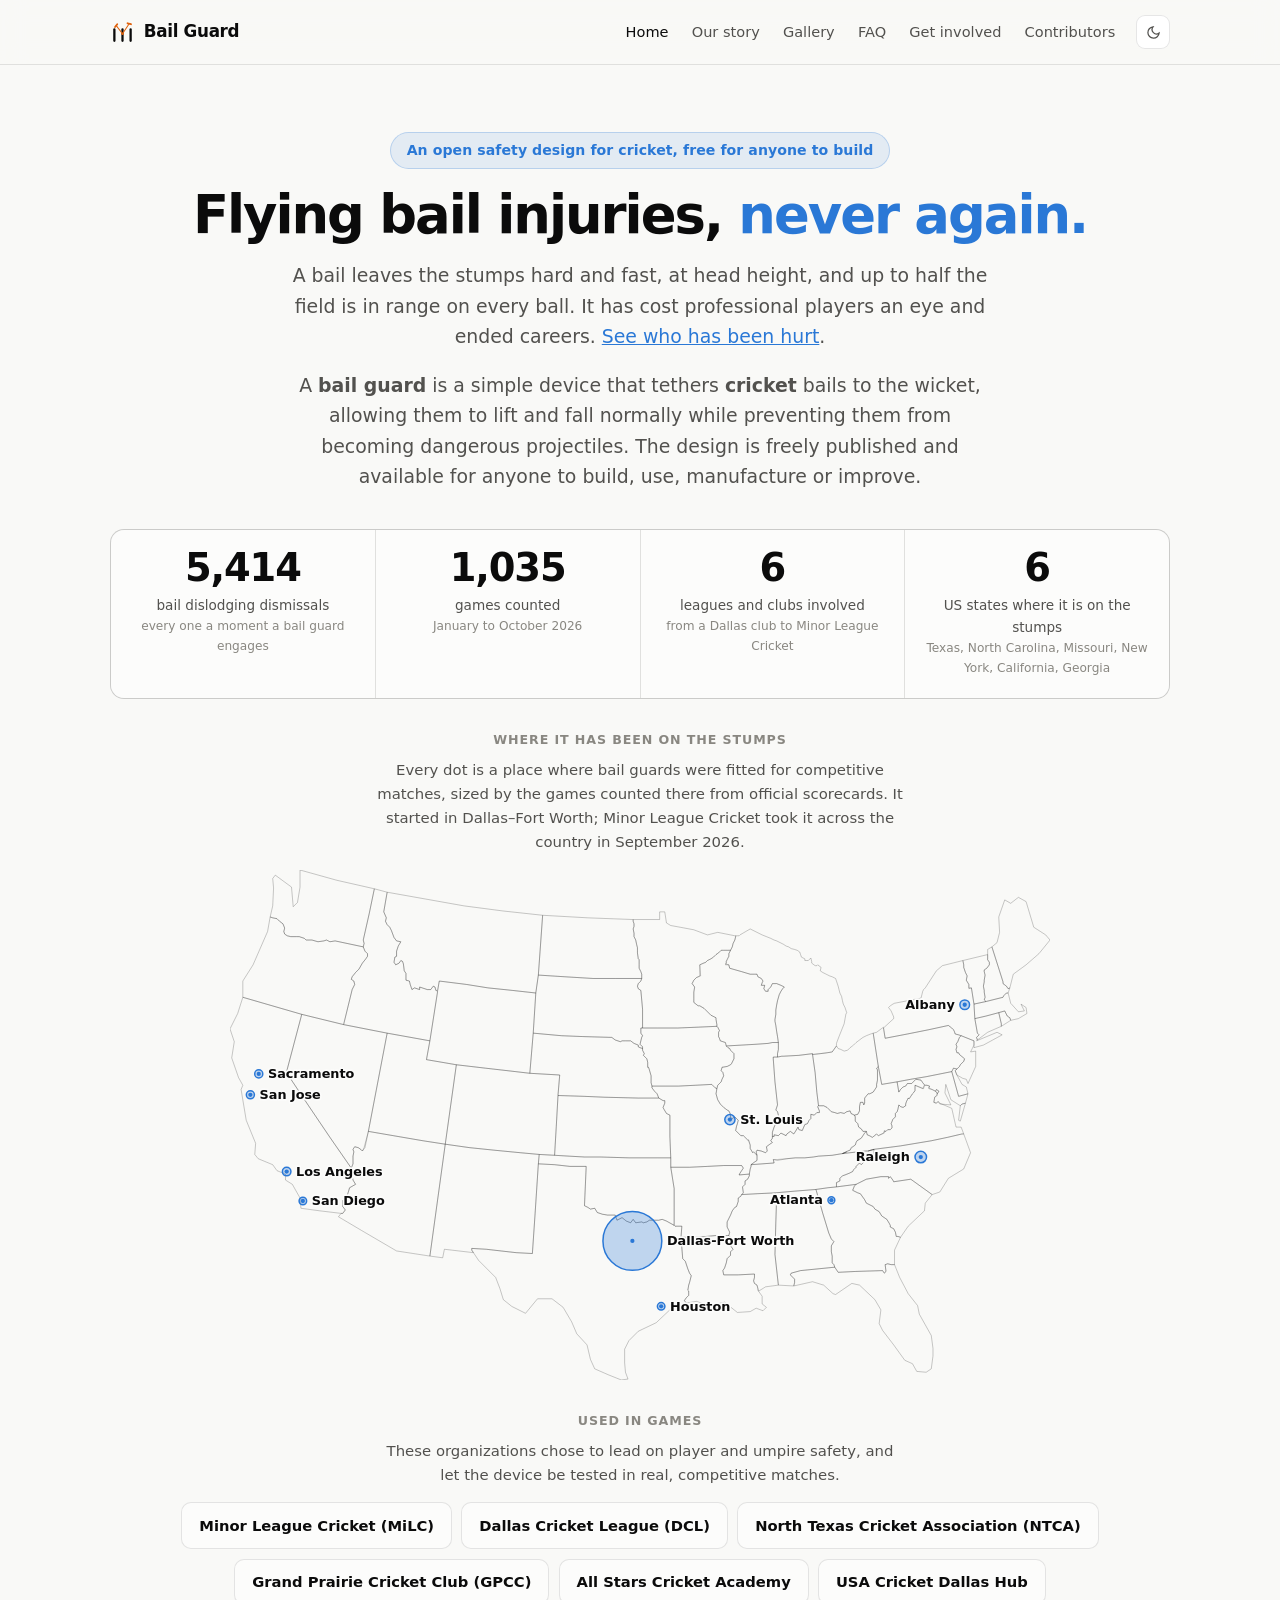
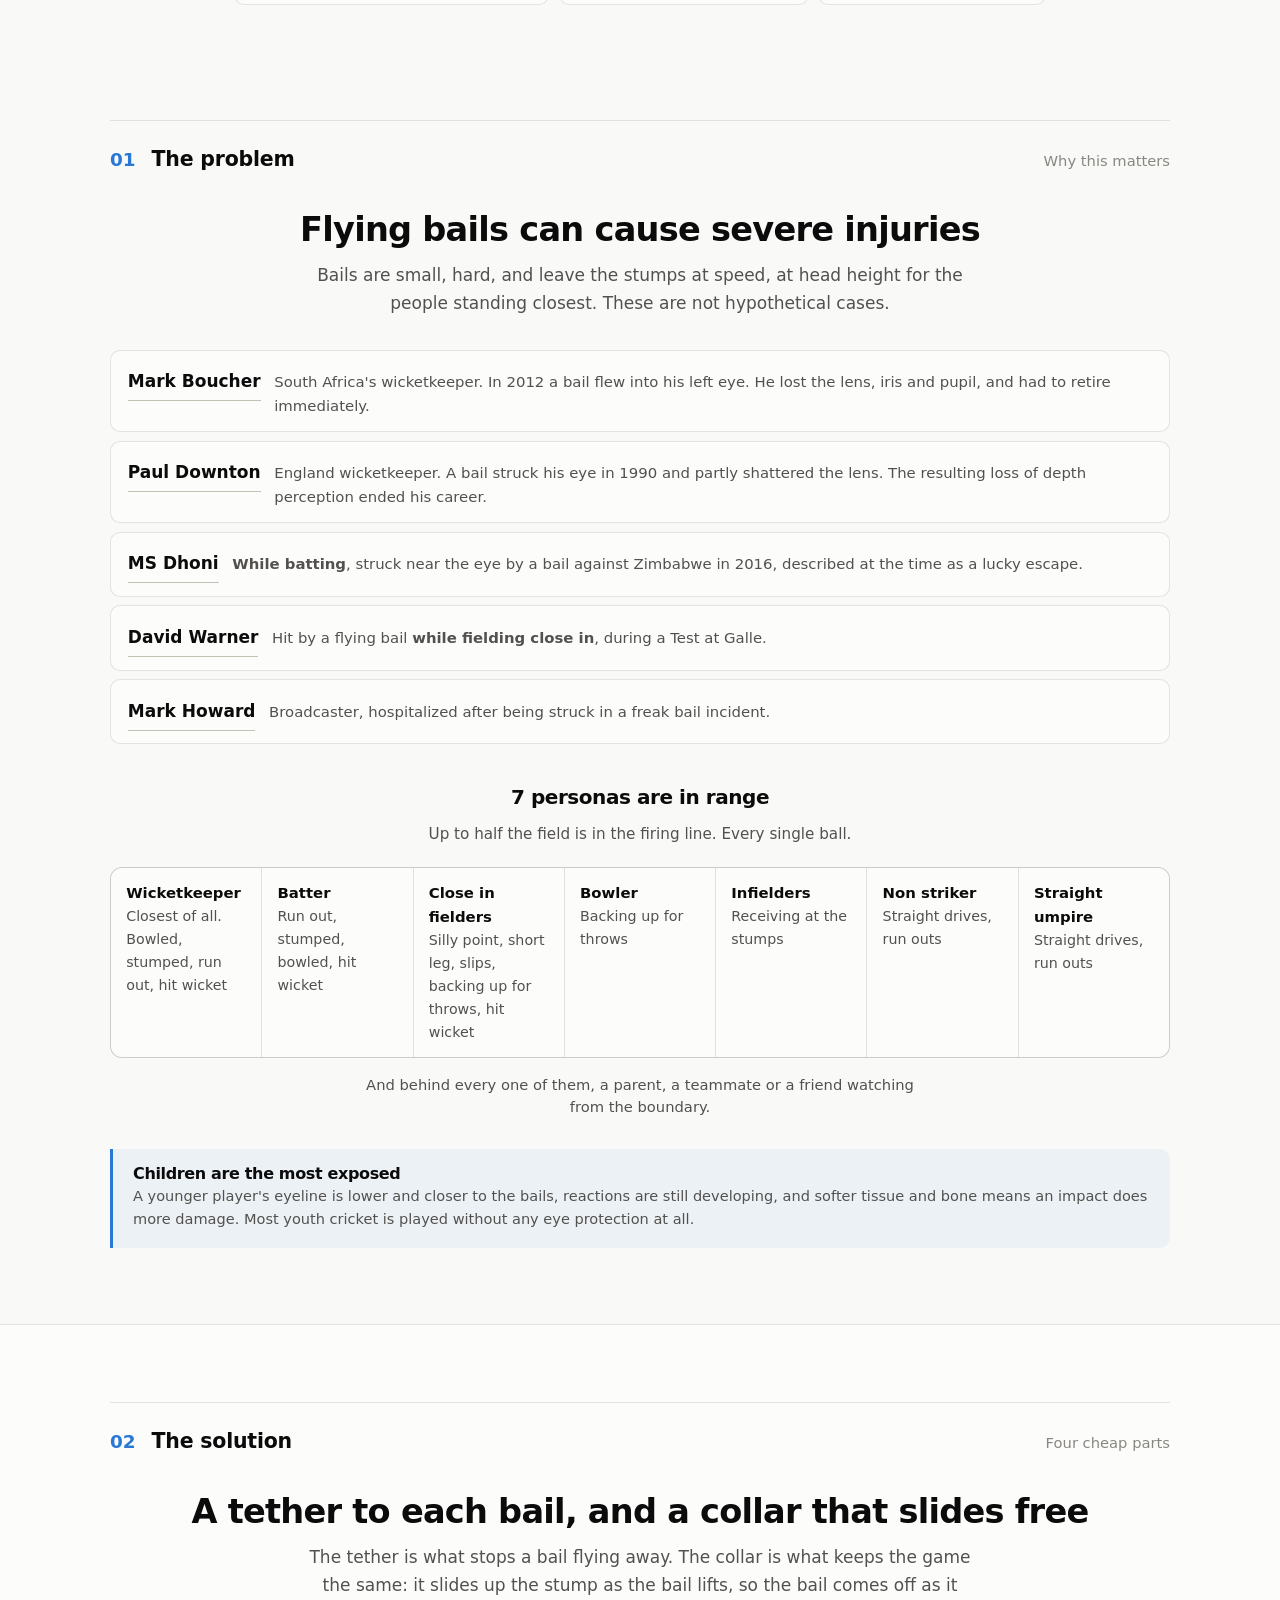
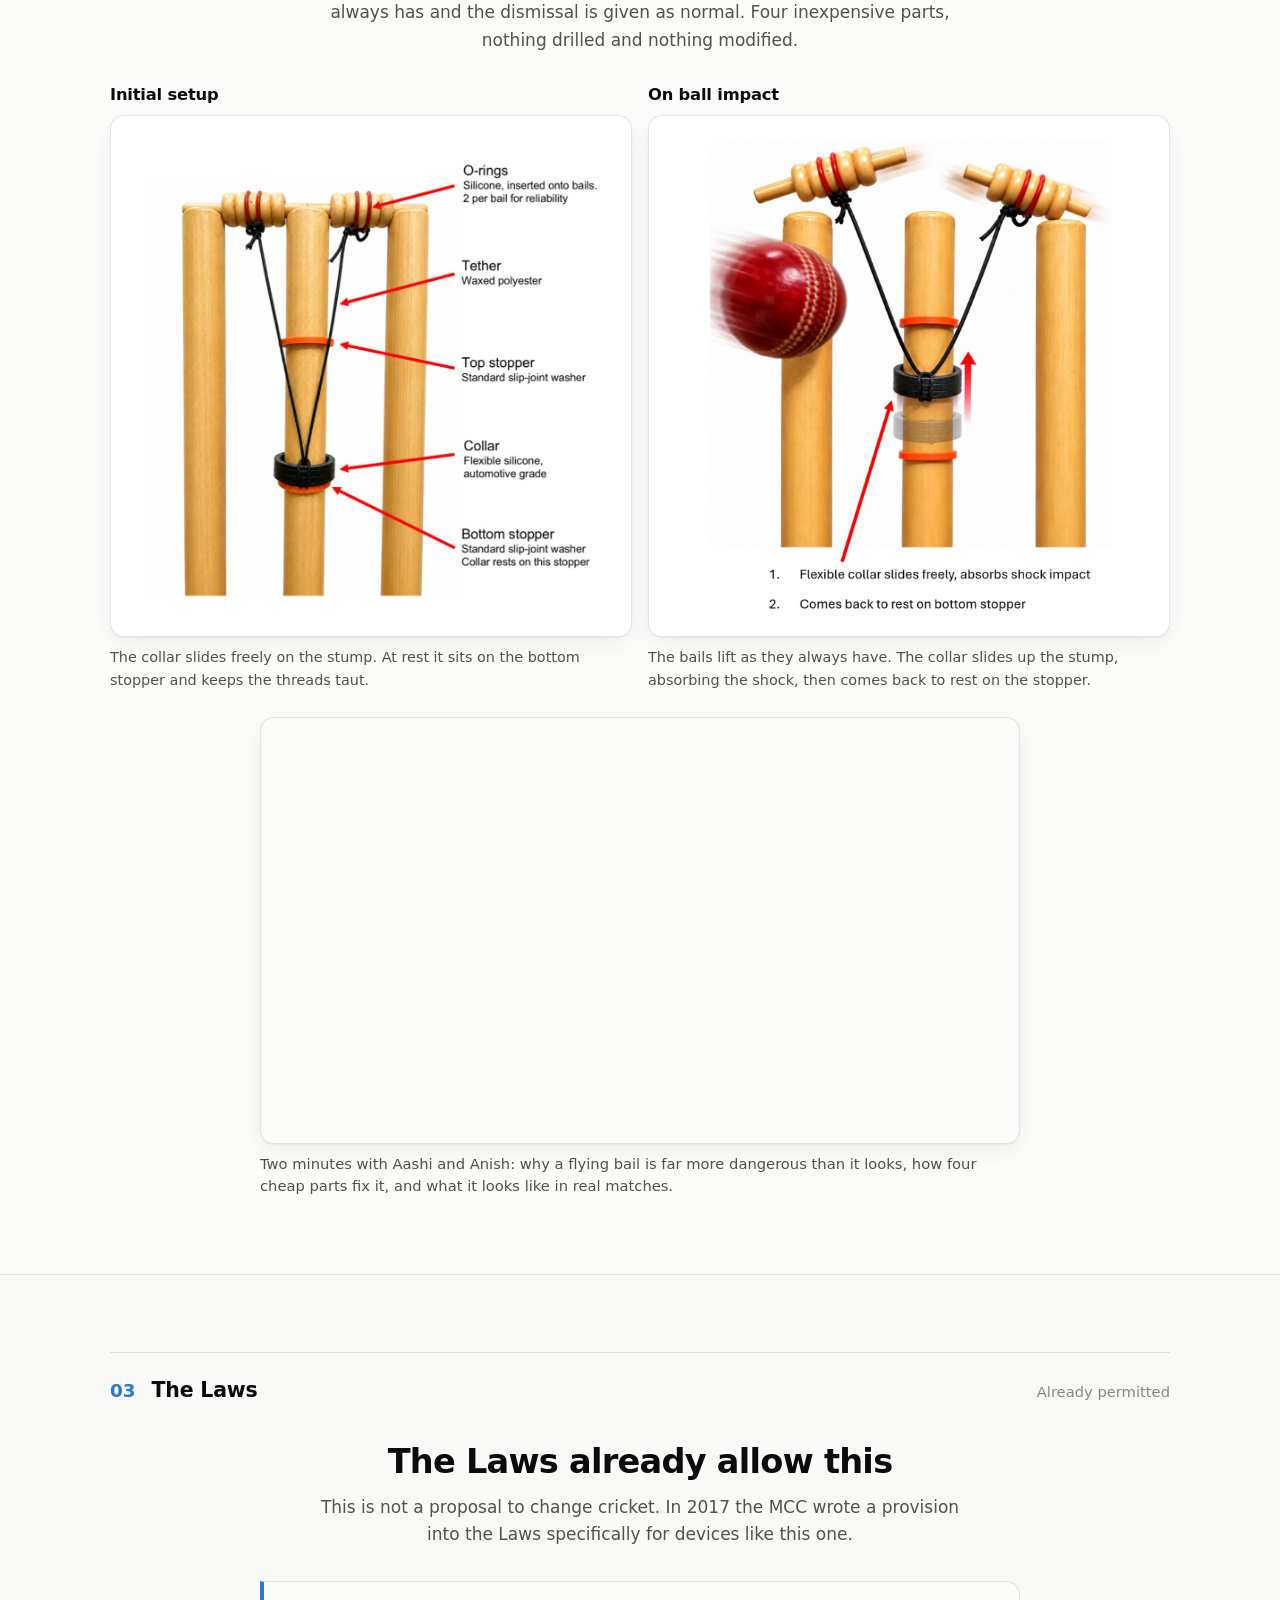
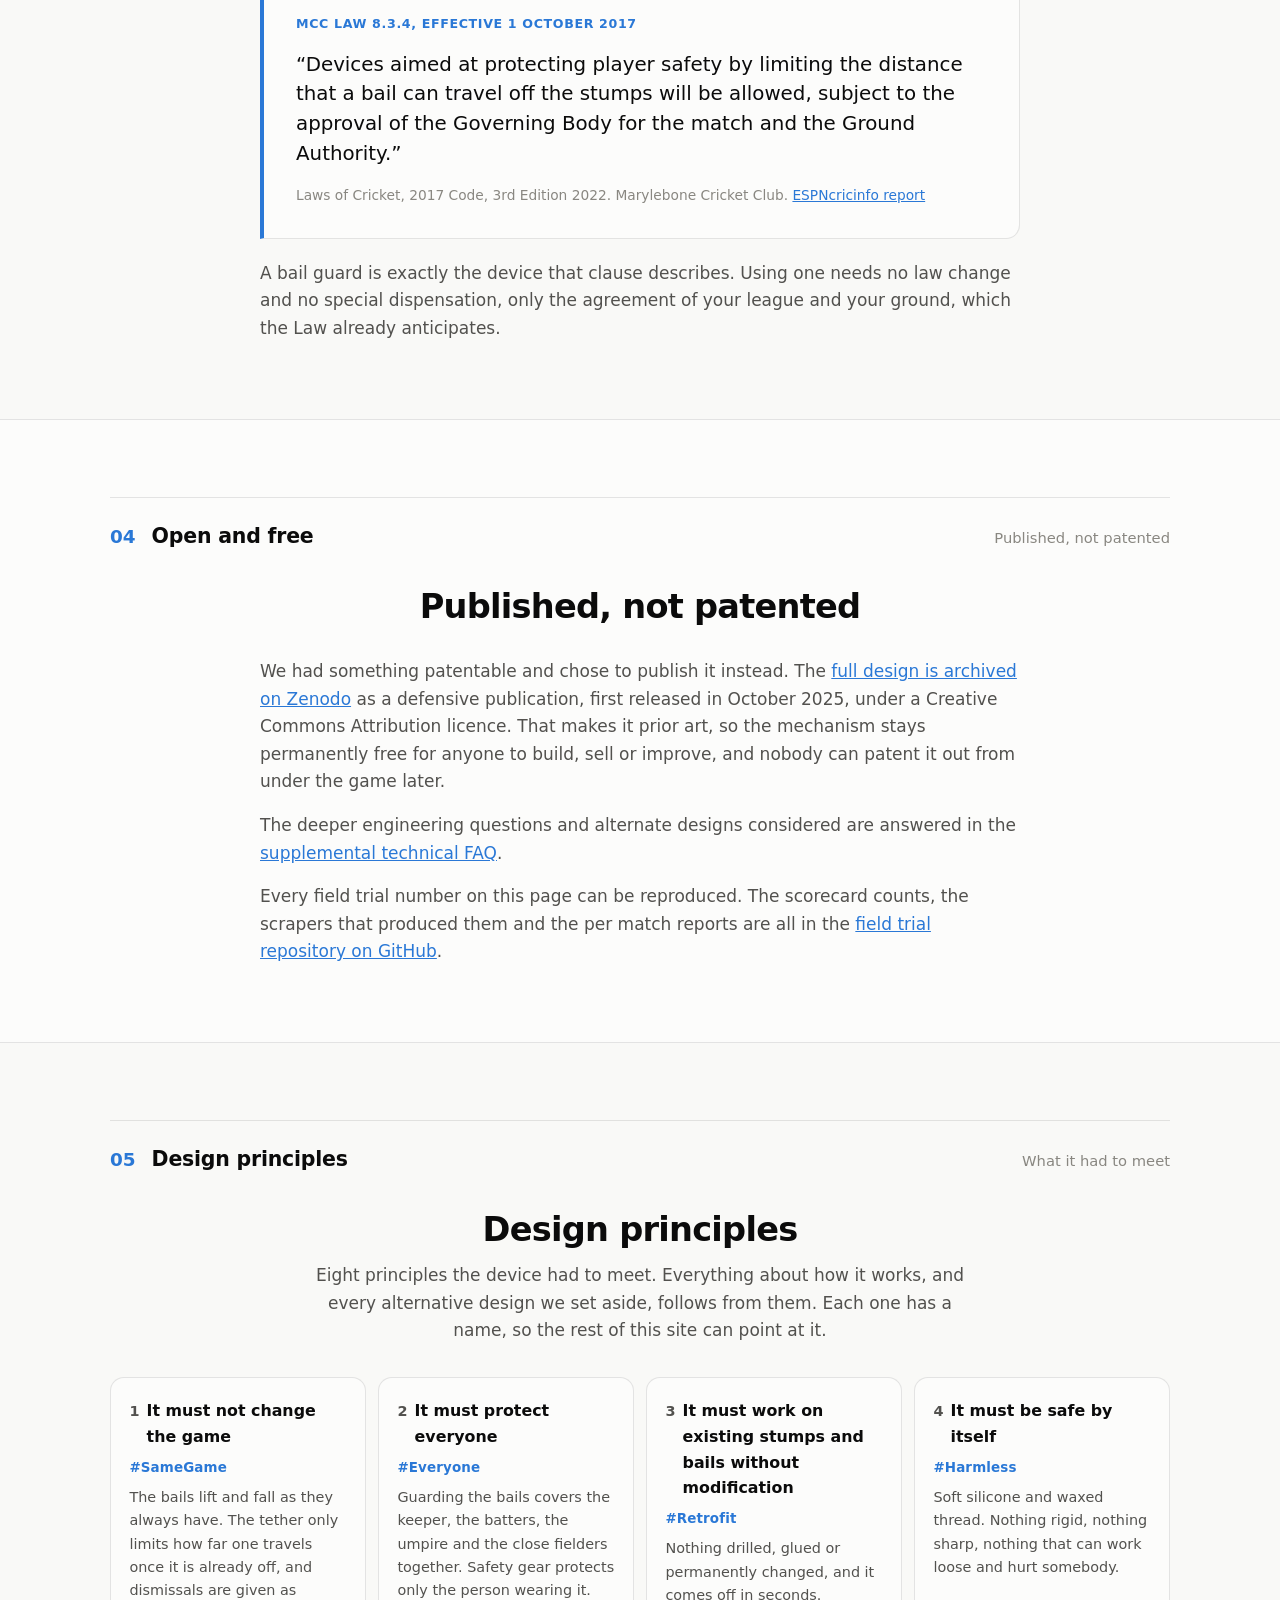
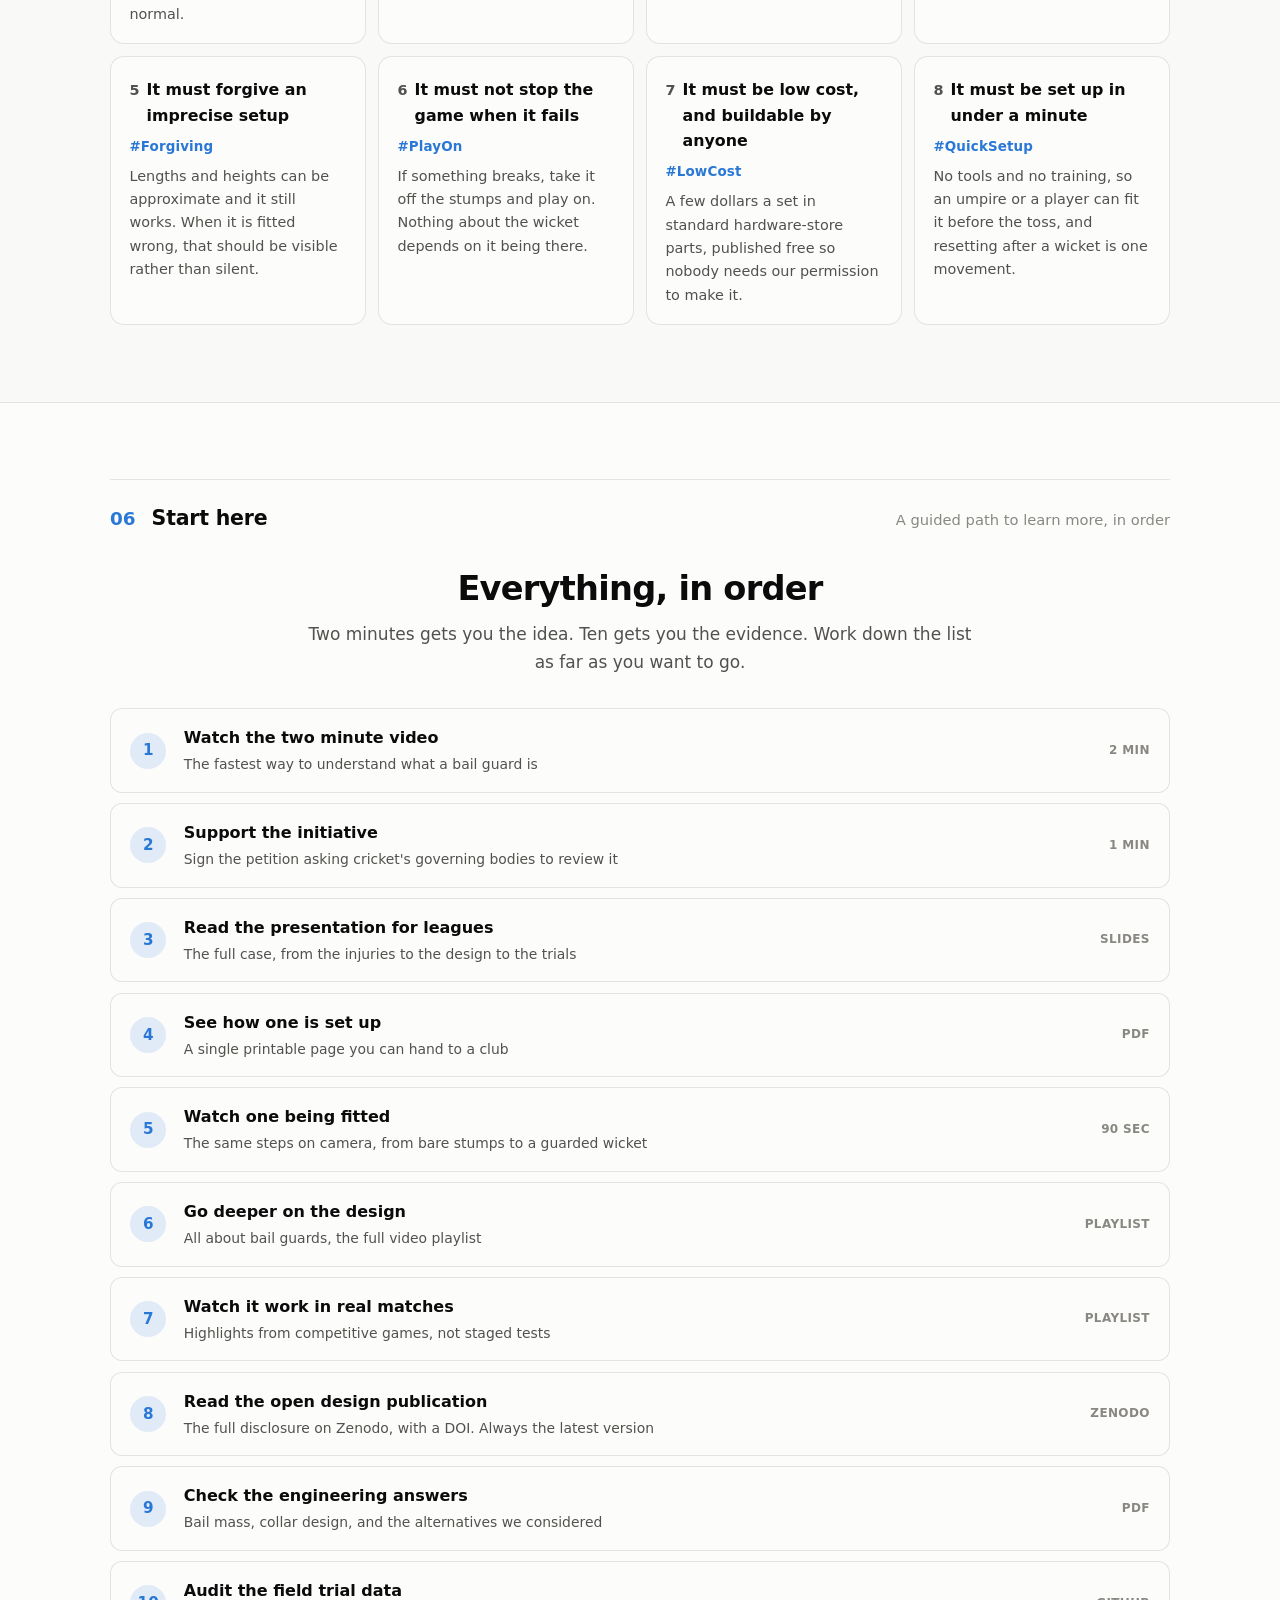
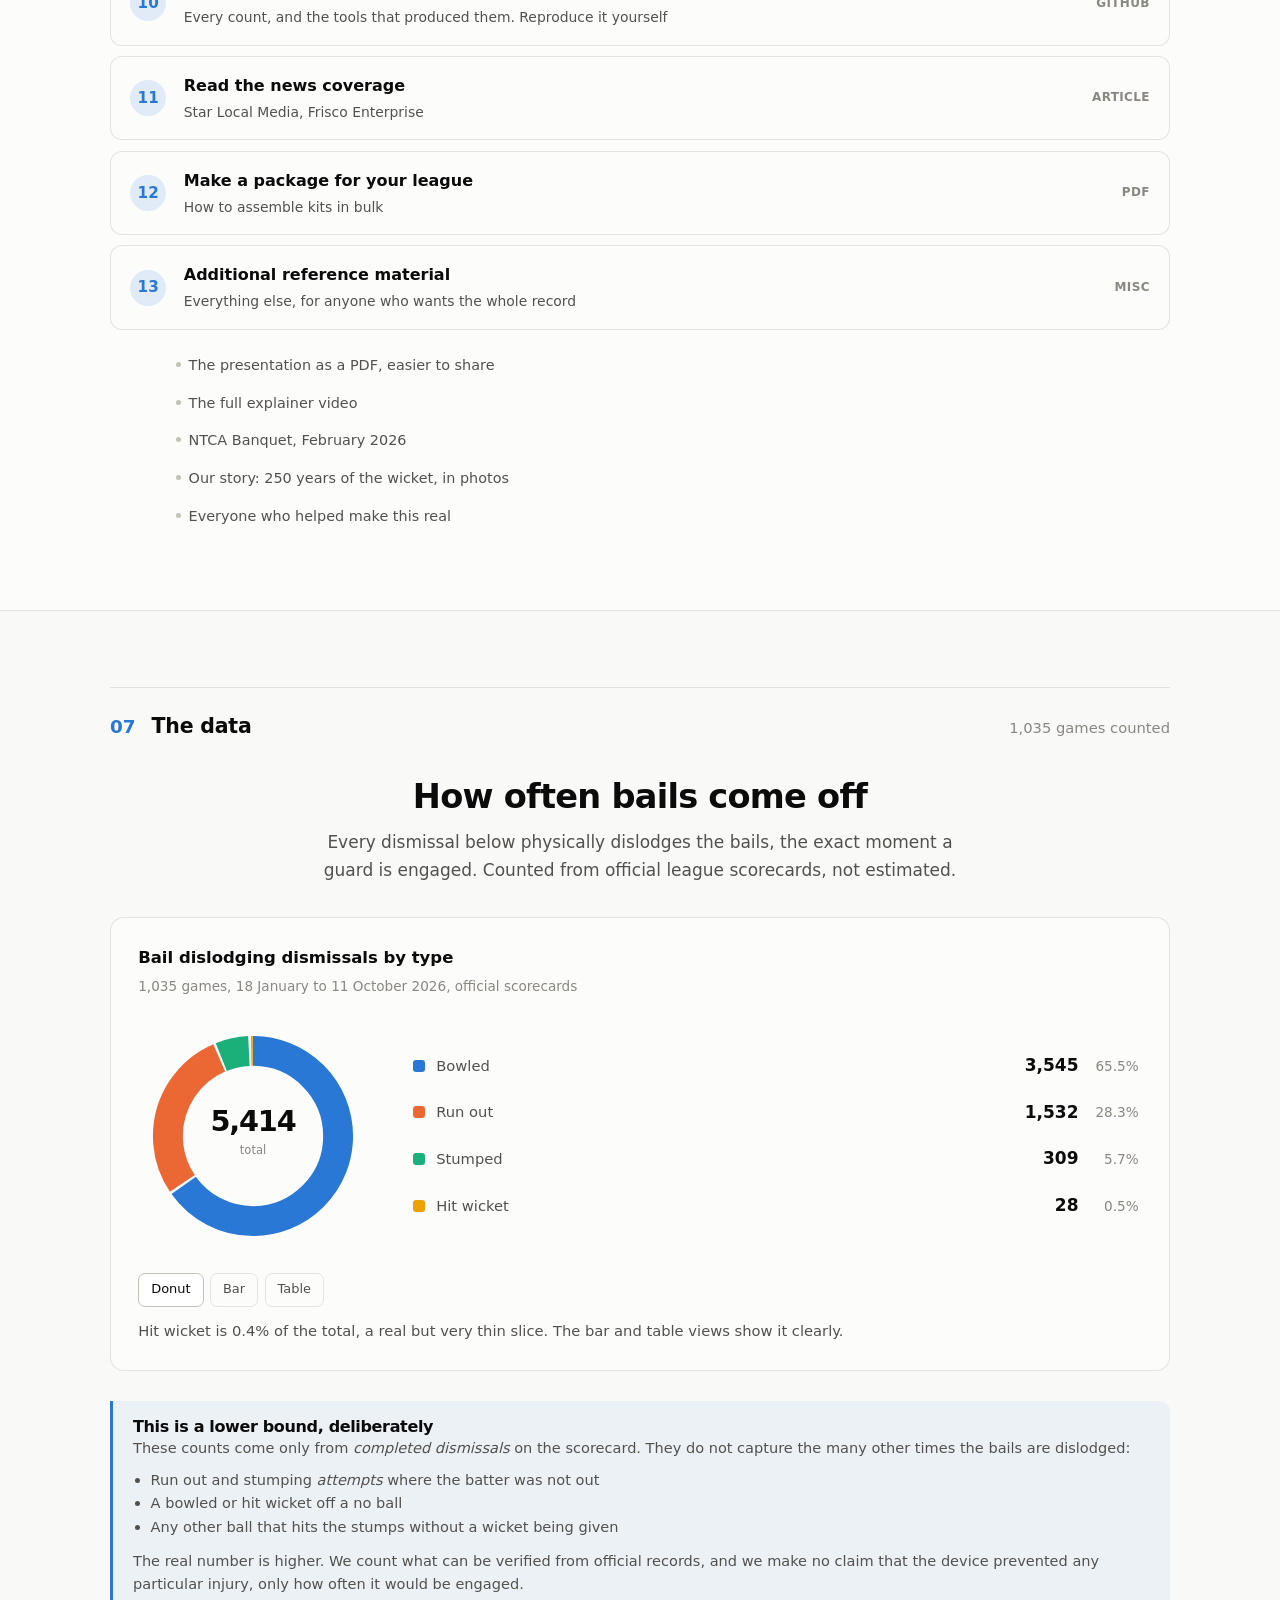
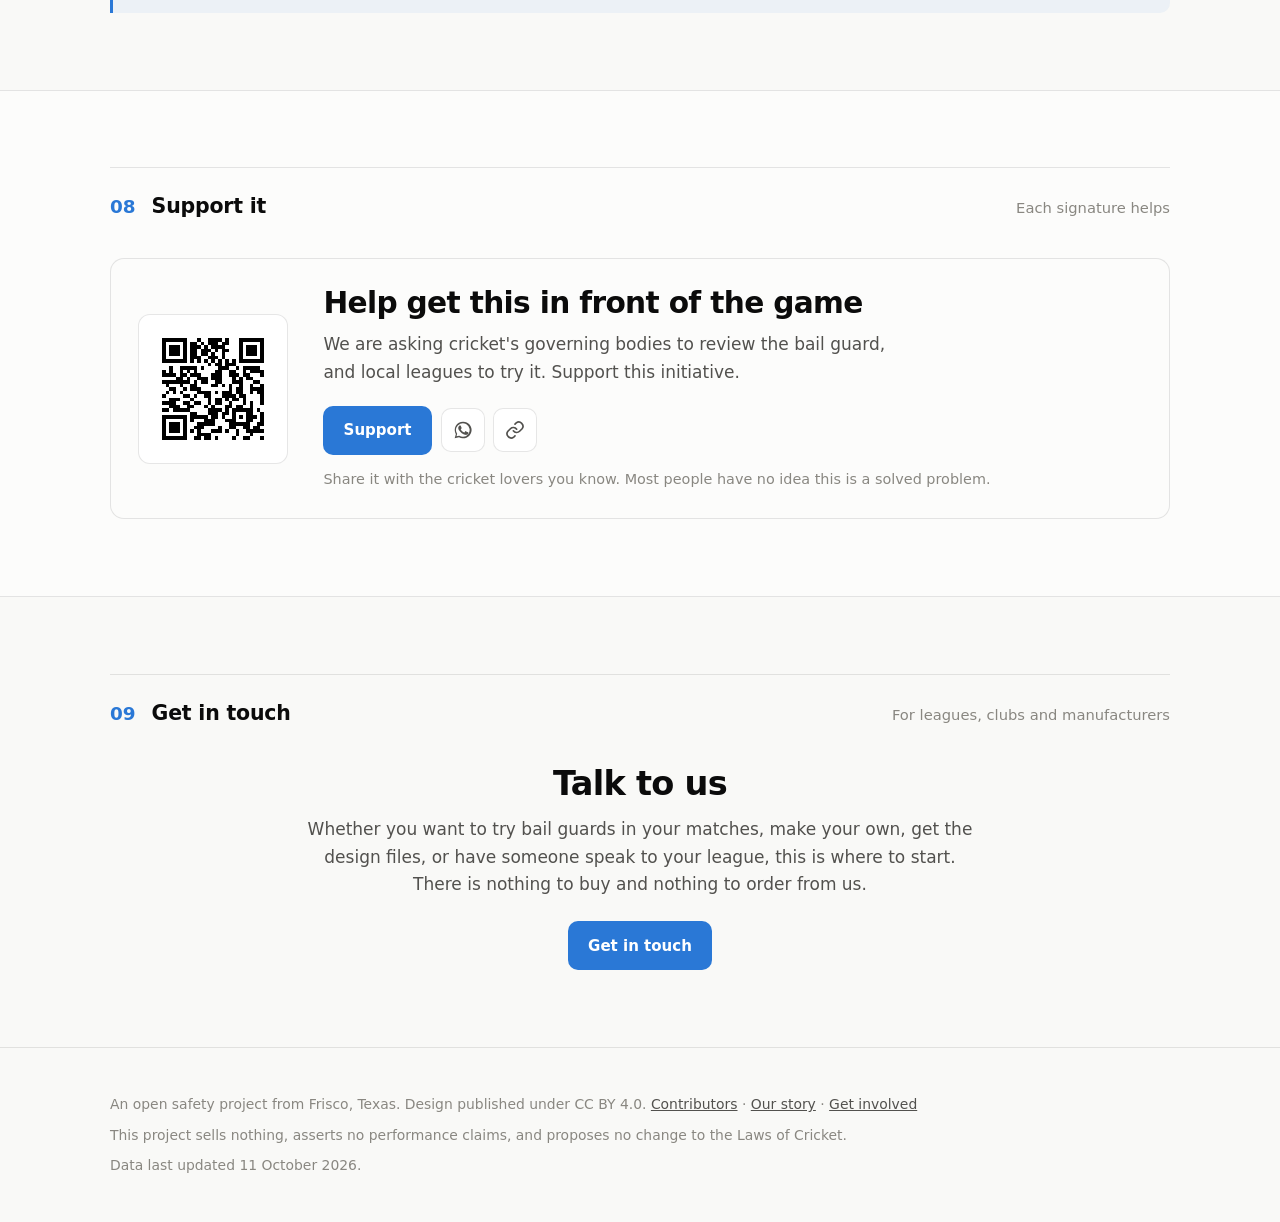
<file: index.html>
<!doctype html>
<html lang="en">
<head>
<meta charset="utf-8">
<meta name="viewport" content="width=device-width, initial-scale=1">
<title>Bail Guard: flying cricket bail injuries, never again</title>
<meta name="description" content="An open safety design for cricket, free for anyone to build. A bail guard tethers the bails so they cannot become projectiles. Complies with MCC Law 8.3.4.">
<link rel="canonical" href="https://cricketbailguard.org/">

<link rel="icon" href="/favicon.svg" type="image/svg+xml">
<link rel="icon" href="/favicon-32.png" sizes="32x32" type="image/png">
<link rel="apple-touch-icon" href="/apple-touch-icon.png">
<meta name="theme-color" content="#0d0d0d" media="(prefers-color-scheme: dark)">
<meta name="theme-color" content="#f9f9f7" media="(prefers-color-scheme: light)">

<meta property="og:type" content="website">
<meta property="og:site_name" content="Bail Guard">
<meta property="og:title" content="Bail Guard: flying cricket bail injuries, never again">
<meta property="og:description" content="An open safety design for cricket, free for anyone to build. A bail guard tethers the bails so they cannot become projectiles. Complies with MCC Law 8.3.4.">
<meta property="og:url" content="https://cricketbailguard.org/">
<meta property="og:image" content="https://cricketbailguard.org/images/og-cover.png">
<meta property="og:image:width" content="1200">
<meta property="og:image:height" content="630">
<meta property="og:image:alt" content="Bail Guard. Flying bail injuries, never again. An open safety design for cricket, free for anyone to build.">
<meta name="twitter:card" content="summary_large_image">
<meta name="twitter:title" content="Bail Guard: flying cricket bail injuries, never again">
<meta name="twitter:description" content="An open safety design for cricket, free for anyone to build. A bail guard tethers the bails so they cannot become projectiles. Complies with MCC Law 8.3.4.">
<meta name="twitter:image" content="https://cricketbailguard.org/images/og-cover.png">

<script type="application/ld+json">
{
  "@context": "https://schema.org",
  "@graph": [
    {
      "@type": "Organization",
      "@id": "https://cricketbailguard.org/#org",
      "name": "Bail Guard",
      "url": "https://cricketbailguard.org",
      "logo": "https://cricketbailguard.org/apple-touch-icon.png",
      "description": "An open safety design for cricket. A bail guard tethers the bails so they cannot fly off the stumps. The design is published free for anyone to build.",
      "founder": [
        { "@type": "Person", "name": "Aashi Anup" },
        { "@type": "Person", "name": "Anish Anup" }
      ],
      "sameAs": [
        "https://github.com/anishanup/cricket-bail-safety-trial-tools",
        "https://doi.org/10.5281/zenodo.17284396"
      ]
    },
    {
      "@type": "WebSite",
      "@id": "https://cricketbailguard.org/#site",
      "url": "https://cricketbailguard.org",
      "name": "Bail Guard",
      "publisher": { "@id": "https://cricketbailguard.org/#org" },
      "inLanguage": "en"
    },
    {
      "@type": "CreativeWork",
      "name": "Safety-Tethered Cricket Bails",
      "creator": [
        { "@type": "Person", "name": "Aashi Anup" },
        { "@type": "Person", "name": "Anish Anup" }
      ],
      "license": "https://creativecommons.org/licenses/by/4.0/",
      "identifier": "https://doi.org/10.5281/zenodo.17284396",
      "description": "Defensive publication of a retrofit bail tether for cricket, released as prior art so the mechanism stays free to use."
    }
  ]
}
</script>

<link rel="stylesheet" href="styles.css?v=7">
<script>try{var t=localStorage.getItem('bg-theme');if(t)document.documentElement.setAttribute('data-theme',t)}catch(e){}</script>
</head>
<body>
<a class="skip" href="#main">Skip to content</a>

<nav class="nav"><div class="wrap nav-in">
  <a class="brand" href="index.html">
    <svg viewBox="0 0 24 24" fill="none" aria-hidden="true">
      <rect x="3.1" y="8" width="2.2" height="13" rx="1.1" fill="currentColor"/>
      <rect x="10.9" y="8" width="2.2" height="13" rx="1.1" fill="currentColor"/>
      <rect x="18.7" y="8" width="2.2" height="13" rx="1.1" fill="currentColor"/>
      <path d="M12 13.2 L6 5.4" stroke="var(--icon)" stroke-width="1" stroke-linecap="round"/>
      <path d="M12 13.2 L18.4 3.6" stroke="var(--icon)" stroke-width="1" stroke-linecap="round"/>
      <circle cx="12" cy="13.2" r="1.3" fill="var(--icon)"/>
      <rect x="3.3" y="4.5" width="5.2" height="1.8" rx=".9" fill="var(--icon)" transform="rotate(-52 5.9 5.4)"/>
      <rect x="15.9" y="2.7" width="5.2" height="1.8" rx=".9" fill="var(--icon)" transform="rotate(14 18.5 3.6)"/>
    </svg><span>Bail Guard</span></a>
  <div class="nav-links" id="navLinks">
    <a class="navlink" href="index.html" aria-current="page">Home</a>
    
    <a class="navlink" href="story.html">Our story</a>
    
    <a class="navlink" href="gallery.html">Gallery</a>
    <a class="navlink" href="faq.html">FAQ</a>
    <a class="navlink" href="get-one.html">Get involved</a>
    
    <a class="navlink" href="contributors.html">Contributors</a>
    
      </div>
  <button class="nav-toggle" id="navToggle" aria-expanded="false" aria-controls="navLinks">
    <svg width="17" height="17" viewBox="0 0 24 24" fill="none" stroke="currentColor" stroke-width="2.2" stroke-linecap="round" aria-hidden="true">
      <path d="M4 7h16M4 12h16M4 17h16"/>
    </svg><span>Menu</span>
  </button>
  <button class="theme-btn" id="themeBtn" aria-label="Toggle dark mode">
    <svg class="moon" width="15" height="15" viewBox="0 0 24 24" fill="none" stroke="currentColor" stroke-width="2" stroke-linecap="round" aria-hidden="true"><path d="M21 12.8A9 9 0 1 1 11.2 3a7 7 0 0 0 9.8 9.8Z"/></svg><svg class="sun" width="15" height="15" viewBox="0 0 24 24" fill="none" stroke="currentColor" stroke-width="2" stroke-linecap="round" aria-hidden="true"><circle cx="12" cy="12" r="4"/><path d="M12 2.6v2.1M12 19.3v2.1M4.9 4.9l1.5 1.5M17.6 17.6l1.5 1.5M2.6 12h2.1M19.3 12h2.1M4.9 19.1l1.5-1.5M17.6 6.4l1.5-1.5"/></svg>
  </button>
</div></nav>

<main id="main">

<header class="hero"><div class="wrap">
  <span class="eyebrow"><span class="eb-a">An open safety design for cricket,</span> <span class="eb-b">free for anyone to build</span></span>
  <h1 class="vision">Flying bail injuries, <em>never again.</em></h1>
  <p class="lede">
    A bail leaves the stumps hard and fast, at head height, and up to half the field is
    in range on every ball. It has cost professional players an eye and ended careers.
    <a href="#problem">See who has been hurt</a>.
  </p>
  <p class="lede">
    A <b>bail guard</b> is a simple device that tethers <b>cricket</b> bails to the wicket,
    allowing them to lift and fall normally while preventing them from becoming
    dangerous projectiles. The design is freely published and available for
    anyone to build, use, manufacture or improve.
  </p>

  <div class="stats">
    <div class="stat"><div class="v" id="heroFig" data-bg="dislodgements">5,414</div><div class="l">bail dislodging dismissals</div><div class="n">every one a moment a bail guard engages</div></div>
    <div class="stat"><div class="v" data-bg="games">1,035</div><div class="l">games counted</div><div class="n" data-bg="months">January to October 2026</div></div>
    <div class="stat"><div class="v" data-bg="leagues">6</div><div class="l">leagues and clubs involved</div><div class="n">from a Dallas club to Minor League Cricket</div></div>
    <div class="stat"><div class="v" data-bg="states">6</div><div class="l">US states where it is on the stumps</div><div class="n" data-bg="stateNames">Texas, North Carolina, Missouri, New York, California, Georgia</div></div>
  </div>

  <div class="backers">
    <p class="cap">Where it has been on the stumps</p>
    <p style="color:var(--ink-2);font-size:.93rem;max-width:56ch;margin:.5rem auto 0">Every dot is a place where bail guards were fitted for competitive matches, sized by the games counted there from official scorecards. It started in Dallas&ndash;Fort Worth; Minor League Cricket took it across the country in September 2026.</p>
    <div class="map-wrap">
      <svg class="usmap" viewBox="0 0 960 597" role="img" aria-label="Map of the contiguous United States with a dot at each place bail guards have been used in matches, sized by games played">
        <path class="land" d="M586,94 583,94 580,94 578,94 575,94 572,97 569,99 566,102 563,104 561,105 559,106 557,108 555,109 550,111 551,124 546,126 543,129 541,133 544,137 543,143 543,150 543,155 548,159 550,159 555,162 557,164 559,166 563,170 569,173 569,175 570,181 570,183 548,184 524,185 501,185 483,185 483,163 481,141 478,139 477,136 478,133 481,130 482,127 482,122 481,119 479,115 479,111 479,105 478,104 477,97 477,94 477,91 476,87 475,82 473,78 473,74 472,69 473,66 473,63 472,60 472,58 503,58 503,49 509,49 511,62 516,65 527,67 543,70 559,76 571,73 591,77 592,77 592,78 591,82 589,86 588,90 586,94ZM184,26 229,34 274,42 320,48 366,53 363,95 361,123 358,144 331,141 302,138 277,134 245,130 243,141 241,141 240,137 238,136 235,140 231,140 222,137 222,140 216,138 213,140 211,134 210,130 206,129 206,127 206,121 204,118 203,110 202,107 200,106 198,109 194,111 192,108 193,102 195,101 195,95 197,89 200,84 195,83 192,79 189,71 187,67 184,64 182,60 183,56 180,49 184,26ZM472,58 472,60 473,63 473,66 472,69 473,74 473,78 475,82 476,87 477,91 477,94 477,97 478,104 479,105 479,111 479,115 481,119 482,122 482,127 451,127 425,127 392,125 361,123 363,95 366,53 419,56 472,58ZM184,26 180,49 183,56 182,60 184,64 187,67 189,71 192,79 195,83 200,84 197,89 195,95 195,101 193,102 192,108 194,111 198,109 200,106 202,107 203,110 204,118 206,121 206,127 206,129 210,130 211,134 213,140 216,138 222,140 222,137 231,140 235,140 238,136 240,137 241,141 243,142 234,200 184,191 133,181 143,140 146,134 145,130 142,128 143,125 147,120 151,116 155,109 159,104 161,101 161,98 158,95 156,90 157,86 156,82 163,51 169,22 184,26ZM169,22 163,51 156,82 157,86 156,90 123,83 117,84 113,82 110,83 103,84 96,82 92,82 89,82 87,80 81,78 78,78 71,78 67,77 64,75 63,72 64,68 62,63 58,60 55,57 50,56 47,55 50,42 51,21 50,10 53,6 72,20 74,43 79,38 82,20 82,0 125,12 169,22ZM252,321 234,452 195,446 154,422 127,406 130,402 132,402 135,398 132,394 132,391 132,387 137,382 140,372 147,368 144,363 143,358 142,354 142,351 142,349 144,344 144,340 144,335 145,330 144,327 146,324 150,325 153,327 155,329 157,325 162,306 191,311 226,317 252,321ZM142,349 142,351 142,354 143,358 144,363 147,368 140,372 137,382 132,387 132,391 132,394 135,398 132,402 130,402 105,399 83,396 82,384 73,368 65,363 65,356 55,352 50,345 33,338 29,333 30,320 19,293 13,257 15,252 10,243 2,220 5,201 0,186 9,168 15,149 84,169 66,237 92,276 117,313 142,349ZM384,264 382,300 380,334 362,333 340,331 309,328 280,325 252,321 265,228 282,230 299,232 334,236 351,238 386,240 384,263ZM133,181 184,191 162,306 158,325 155,329 153,327 150,325 146,324 144,327 145,330 144,335 144,340 144,344 142,349 117,313 92,276 66,237 84,169 133,181ZM234,452 252,321 280,325 309,328 340,331 362,333 361,344 357,405 354,449 335,448 300,444 283,443 283,445 285,448 251,444 249,454 234,452ZM156,90 158,95 161,98 161,101 159,104 155,109 151,116 147,120 143,125 142,128 145,130 146,134 143,140 133,181 84,169 15,149 15,130 27,111 44,72 47,55 50,56 55,57 58,60 62,63 64,68 63,72 64,75 67,77 71,78 78,78 81,78 87,80 89,82 92,82 96,82 103,84 110,83 113,82 117,84 123,83 156,90ZM184,191 234,200 230,222 265,228 252,321 226,317 191,311 162,306 184,191ZM243,142 245,130 277,134 302,138 331,141 358,144 355,191 351,238 334,236 299,232 282,230 265,228 230,222 234,200 243,143ZM608,356 608,358 606,362 603,364 603,368 600,371 601,378 599,380 598,382 595,384 595,388 593,394 591,395 588,399 586,404 582,412 582,418 585,424 584,428 568,428 547,430 528,430 529,417 524,417 521,417 520,416 520,395 520,373 516,348 538,348 559,347 578,346 599,346 601,349 599,352 597,355 596,357 608,356ZM483,185 501,185 524,185 548,184 570,183 571,184 573,188 572,190 572,195 573,197 574,200 580,202 581,206 583,208 585,209 586,211 588,213 590,215 590,221 587,227 586,228 582,230 576,231 575,235 577,237 578,241 576,245 575,248 571,252 570,256 568,255 564,251 545,252 525,253 510,253 494,253 493,249 493,245 493,241 491,234 490,231 489,231 489,225 488,221 484,217 485,215 483,211 483,209 483,207 480,204 481,200 482,196 483,194 481,191 481,185 483,185ZM380,334 382,300 384,264 415,265 438,266 478,267 502,267 507,270 509,270 509,273 507,278 508,280 511,285 515,287 515,312 516,337 500,337 467,337 434,336 415,336 397,335 380,334ZM608,356 596,357 597,355 599,352 601,349 599,346 578,346 559,347 538,348 516,348 516,337 515,312 515,287 511,285 508,280 507,278 509,273 509,270 507,270 502,267 500,262 497,259 494,255 494,253 510,253 525,253 545,252 564,251 568,255 570,256 569,262 571,269 574,274 578,278 582,281 584,282 586,286 586,290 588,291 591,289 595,293 594,297 593,300 592,305 595,308 598,311 601,311 606,316 607,316 609,322 609,326 612,331 613,330 617,334 617,336 617,340 614,342 610,345 610,347 609,350 608,356ZM384,264 386,240 351,238 355,191 388,194 413,195 447,196 451,199 457,201 459,200 463,200 469,200 473,203 478,205 478,207 480,208 483,209 483,211 485,215 484,217 488,221 489,225 489,231 490,231 491,234 493,241 493,245 493,249 494,253 494,255 497,259 500,262 502,267 478,267 438,266 415,265 384,264ZM362,333 380,334 397,335 415,336 434,336 467,337 500,337 516,337 516,348 520,373 520,395 520,416 511,411 506,409 502,410 495,410 491,410 488,412 484,413 482,412 475,413 472,409 469,413 464,411 459,407 453,410 451,404 442,404 436,403 430,401 427,396 422,397 419,395 415,393 416,370 417,347 398,347 380,345 361,344 362,333ZM482,127 481,130 478,133 477,136 478,139 481,141 483,163 483,185 481,185 481,191 483,194 482,196 481,200 480,204 483,207 483,209 480,208 478,207 478,205 473,203 469,200 463,200 459,200 457,201 451,199 447,196 413,195 388,194 355,191 358,144 361,123 392,125 425,127 451,127 482,127ZM528,430 547,430 568,428 584,428 585,429 584,433 587,438 586,440 589,444 586,447 586,451 582,455 581,460 579,466 577,469 578,474 595,474 614,473 614,477 613,481 614,484 617,486 618,490 618,492 623,499 623,508 628,512 624,516 616,513 609,517 594,518 579,506 561,510 546,505 534,507 532,504 534,501 537,498 537,493 536,492 537,486 538,483 540,475 538,472 536,467 534,461 533,458 530,455 528,430ZM285,448 283,445 283,443 300,444 335,448 354,449 357,405 361,344 380,345 398,347 417,347 416,370 415,393 419,395 422,397 427,396 430,401 436,403 442,404 451,404 453,410 459,407 464,411 469,413 472,409 475,413 482,412 484,413 488,412 491,410 495,410 502,410 506,409 511,411 520,416 521,417 524,417 529,417 528,430 530,455 533,458 534,461 536,467 538,472 540,475 538,483 537,486 536,492 537,493 537,498 534,501 532,504 534,507 517,513 499,530 478,540 467,551 462,561 462,577 463,588 466,596 458,597 443,591 427,584 422,573 418,556 406,543 400,529 390,512 377,502 360,502 346,519 330,511 320,503 316,490 311,477 300,466 291,457 285,448ZM872,174 885,171 900,167 903,180 903,183 896,186 887,190 875,199 874,196 877,193 875,191 872,174ZM900,167 885,171 872,174 871,157 885,154 905,149 906,147 909,144 911,144 914,156 923,166 930,165 926,157 932,161 933,168 923,174 914,176 913,173 910,171 907,165 900,167ZM911,144 909,144 906,147 905,149 885,154 883,152 884,149 883,143 883,141 882,136 883,131 883,129 884,123 883,119 883,117 886,115 889,111 889,108 887,105 887,99 887,93 892,90 905,131 905,133 909,136 911,139 913,138 911,144ZM903,183 903,180 900,167 907,165 910,171 913,173 914,176 903,183ZM885,154 871,157 868,138 865,139 865,134 862,129 863,124 861,120 859,114 859,111 858,106 887,99 887,105 889,108 889,111 886,115 883,117 883,119 884,123 883,129 883,131 882,136 883,141 883,143 884,149 883,152 885,154ZM638,378 661,376 686,374 694,402 701,425 704,432 707,435 704,440 704,447 705,452 705,456 705,460 707,462 708,465 668,469 657,472 656,474 661,479 661,483 660,487 642,486 638,450 639,413 640,382 638,378ZM660,487 661,483 661,479 656,474 657,472 668,469 708,465 712,471 732,470 764,469 766,472 768,470 767,462 770,461 774,462 778,462 784,477 794,496 805,510 807,520 821,545 823,560 823,569 821,584 815,588 804,587 799,578 790,574 777,556 764,539 760,531 762,515 755,503 737,486 728,484 709,497 706,496 695,486 682,482 660,487ZM708,465 707,462 705,460 705,456 705,452 704,447 704,440 707,435 704,432 701,425 694,402 686,374 700,372 710,371 733,368 731,370 729,375 735,378 738,379 743,386 745,390 753,394 755,397 760,400 763,405 769,409 772,414 773,416 773,418 777,420 779,424 780,429 782,429 785,430 778,445 778,462 774,462 770,461 767,462 768,470 766,472 764,469 732,470 712,471 708,465ZM584,428 585,424 582,418 582,412 586,404 588,399 591,395 593,394 595,388 595,384 598,382 599,380 617,379 638,378 640,382 639,413 638,450 642,486 627,488 619,493 618,490 617,486 614,484 613,481 614,477 614,473 595,474 578,474 577,469 579,466 581,460 582,455 586,451 586,447 589,444 586,440 587,438 584,433 585,429 584,428ZM785,430 782,429 780,429 779,424 777,420 773,418 773,416 772,414 769,409 763,405 760,400 755,397 753,394 745,390 743,386 738,379 735,378 729,375 731,370 733,368 735,367 745,362 762,359 771,359 771,361 773,359 776,363 777,365 797,362 822,380 814,390 813,399 794,417 785,430ZM570,256 571,252 575,248 576,245 578,241 577,237 575,235 576,231 582,230 586,228 587,227 590,221 590,215 588,213 586,211 585,209 583,208 581,206 599,205 616,204 630,203 635,202 642,202 642,206 642,210 641,215 641,219 638,219 636,219 636,221 638,248 641,275 639,281 641,283 642,287 642,290 641,291 640,295 637,301 635,307 635,312 635,314 633,317 635,319 632,321 628,324 629,329 627,331 622,329 617,328 616,330 617,334 613,330 612,331 609,326 609,322 607,316 606,316 601,311 598,311 595,308 592,305 593,300 594,297 595,293 591,289 588,291 586,290 586,286 584,282 582,281 578,278 574,274 571,269 569,262 570,256ZM635,312 635,307 637,301 640,295 641,291 642,290 642,287 641,283 639,281 641,275 638,248 636,221 636,219 638,219 641,219 646,218 648,218 666,217 682,215 682,216 685,237 687,260 689,276 688,277 690,282 690,284 687,284 684,287 680,286 680,291 678,293 676,297 673,298 670,305 666,304 665,301 662,306 660,309 656,306 652,309 651,311 645,308 642,311 637,310 637,312 635,312ZM610,345 614,342 617,340 617,336 617,334 616,330 617,328 622,329 627,331 629,329 628,324 632,321 635,319 633,317 635,314 635,312 637,312 637,310 642,311 645,308 651,311 652,309 656,306 660,309 662,306 665,301 666,304 670,305 673,298 676,297 678,293 680,291 680,286 684,287 687,284 690,284 690,282 688,277 689,276 695,276 699,278 704,283 708,284 711,285 715,284 719,285 722,283 726,282 727,285 731,287 732,289 732,294 735,297 736,301 739,303 741,306 745,306 743,308 739,314 734,317 733,319 732,322 727,325 726,328 723,329 717,332 705,334 689,335 683,336 673,337 662,337 652,338 641,340 636,339 637,343 610,345ZM733,368 710,371 710,366 714,364 714,361 717,358 720,357 725,355 729,353 730,351 733,348 733,347 737,343 739,345 745,339 748,339 751,335 754,333 754,330 754,327 747,329 754,327 785,323 821,317 840,313 857,309 859,309 867,331 859,350 841,361 831,377 822,380 797,362 777,365 776,363 773,359 771,361 771,359 762,359 745,362 735,367 733,368ZM689,276 687,260 685,237 682,216 691,215 699,214 705,213 710,206 712,209 715,210 719,212 723,211 726,208 730,205 733,202 737,199 741,196 745,194 750,192 753,191 759,230 757,232 758,234 758,240 758,246 757,251 757,254 753,260 751,261 749,262 747,262 743,267 743,271 743,273 742,275 741,272 738,272 737,277 737,282 735,286 731,287 727,285 726,282 722,283 719,285 715,284 711,285 708,284 704,283 699,278 695,276 689,276ZM599,380 601,378 600,371 603,368 603,364 606,362 608,358 608,356 609,350 610,347 610,345 637,343 636,339 640,339 652,338 662,337 673,337 683,336 689,335 705,334 717,332 722,330 717,332 744,329 747,329 754,327 754,330 754,333 751,335 748,339 745,339 739,345 737,343 733,347 733,348 730,351 729,353 725,355 720,357 717,358 714,361 714,364 710,366 710,371 700,372 686,374 661,376 638,378 617,379 599,380ZM723,329 726,328 727,326 732,322 733,319 734,317 739,314 743,308 745,306 746,310 748,311 752,313 756,310 757,309 759,311 765,308 766,306 768,306 770,304 773,304 775,302 775,300 774,297 776,292 779,289 779,285 781,283 782,280 783,275 785,277 788,278 791,276 791,274 792,271 793,269 794,267 795,268 797,265 799,262 800,261 802,258 802,253 802,252 811,256 813,252 816,252 819,253 818,255 822,257 826,259 827,260 828,262 828,264 825,266 824,272 827,273 829,271 831,273 845,279 850,301 856,301 859,309 857,309 840,313 821,317 785,323 754,327 747,329 744,329 717,332 722,330ZM861,273 855,294 853,293 855,276 857,274 861,273ZM570,183 570,181 569,175 569,173 563,170 559,166 557,164 555,162 550,159 548,159 543,155 543,150 543,143 544,137 541,133 543,129 546,126 550,124 550,111 554,109 557,108 559,106 561,105 563,104 566,102 569,99 572,97 575,94 578,94 580,94 583,94 586,94 585,96 584,98 584,101 583,103 582,105 581,107 581,109 580,110 584,111 585,115 599,119 609,122 614,122 617,122 618,125 622,127 624,130 623,132 622,135 626,135 625,139 627,142 630,142 630,140 633,137 635,133 638,133 640,133 645,135 649,137 647,139 645,142 643,146 641,153 640,158 639,164 639,169 638,175 638,177 639,182 640,189 641,195 642,202 635,202 630,203 616,204 599,205 581,206 580,202 574,200 573,197 572,195 572,190 573,188 571,184 570,183ZM745,306 741,306 739,303 736,301 735,297 732,294 732,289 731,287 735,286 737,282 737,277 738,272 741,272 742,275 743,273 743,271 743,267 747,262 749,262 751,261 753,260 757,254 757,251 758,246 758,240 758,234 757,232 759,230 763,251 781,248 783,260 785,257 788,254 791,253 793,250 798,250 800,248 803,245 809,246 811,249 813,252 812,256 802,252 802,253 802,258 801,260 799,262 797,265 795,268 794,267 793,269 792,271 791,274 791,276 788,278 785,277 783,275 782,280 781,283 779,285 779,289 776,292 774,297 775,299 775,302 773,304 770,304 768,306 766,305 766,308 759,311 757,309 756,310 752,313 749,311 746,310 745,306ZM864,262 853,265 845,236 846,234 847,232 851,233 849,235 851,240 857,251 862,254 864,262ZM828,262 827,260 826,259 827,257 830,259 828,262ZM861,273 857,274 855,276 844,269 838,251 837,261 844,275 831,274 829,271 827,273 824,272 825,266 827,264 828,262 830,259 827,257 826,259 822,257 818,256 819,253 816,252 814,252 811,249 809,246 803,245 800,248 798,250 793,250 791,253 788,254 785,257 783,260 781,248 797,245 803,244 815,242 830,239 845,236 853,265 864,262 861,273ZM851,240 849,235 851,233 854,230 855,228 859,224 860,221 854,216 853,214 851,214 850,210 851,207 850,204 852,201 854,196 856,194 871,200 871,205 867,213 873,212 873,230 864,250 862,245 858,244 851,240ZM872,174 875,191 877,193 874,196 875,199 874,200 898,190 904,193 882,205 871,208 871,205 871,200 856,194 853,193 849,192 848,189 847,187 845,185 841,182 818,187 793,192 767,197 765,185 777,174 777,172 774,165 771,161 773,159 776,157 778,156 809,150 810,146 811,142 812,140 814,138 827,118 834,112 858,106 859,111 859,114 861,120 863,124 862,129 865,134 865,138 868,138 871,157 872,174ZM759,230 753,191 757,190 765,184 767,197 793,192 818,187 841,182 845,185 847,187 848,189 849,192 853,193 856,194 854,196 852,201 850,204 851,207 850,210 851,214 853,214 854,216 860,221 859,224 855,228 854,230 851,233 847,232 846,234 845,236 830,239 815,242 803,244 797,245 781,248 763,251 759,230ZM913,138 911,139 909,136 905,133 905,131 892,90 898,85 901,73 900,55 907,35 914,39 923,32 932,37 941,67 955,76 960,82 947,98 932,111 917,122 913,138ZM586,94 588,90 589,86 591,82 592,78 592,77 596,77 597,76 609,69 623,76 628,78 633,80 637,82 640,83 644,85 648,87 651,89 654,90 657,92 661,93 664,94 667,96 668,99 669,102 673,104 673,106 677,106 680,103 681,107 681,109 685,112 687,112 688,111 692,114 691,118 694,120 698,122 702,124 705,125 709,127 710,130 711,133 712,136 713,140 714,144 716,148 717,153 718,157 720,161 722,167 721,169 719,180 713,195 710,203 710,206 705,213 699,214 691,215 682,216 682,215 666,217 648,218 646,218 641,219 641,215 642,210 642,206 642,202 641,195 640,189 639,182 638,177 638,175 639,169 639,164 640,158 641,153 643,146 645,142 647,139 649,137 645,135 640,133 638,133 635,133 633,137 630,140 630,142 627,142 625,139 626,135 622,135 623,132 624,130 622,127 618,125 617,122 614,122 609,122 599,119 585,115 584,111 581,111 580,111 581,109 581,107 582,105 583,103 584,101 584,98 585,96 586,94Z"/>
        <g id="mapDots"></g>
      </svg>
    </div>
  </div>

  <div class="backers">
    <p class="cap">Used in games</p>
    <p style="color:var(--ink-2);font-size:.93rem;max-width:56ch;margin:.5rem auto 0">These organizations chose to lead on player and umpire safety, and let the device be tested in real, competitive matches.</p>
    <div class="logos">
      <span class="logo"><b>Minor League Cricket (MiLC)</b></span>
      <span class="logo"><b>Dallas Cricket League (DCL)</b></span>
      <span class="logo"><b>North Texas Cricket Association (NTCA)</b></span>
      <span class="logo"><b>Grand Prairie Cricket Club (GPCC)</b></span>
      <span class="logo"><b>All Stars Cricket Academy</b></span>
      <span class="logo"><b>USA Cricket Dallas Hub</b></span>
    </div>
  </div>
</div></header>

<!-- 01 THE PROBLEM -->
<section id="problem"><div class="wrap">
  <div class="divider"><span class="num">01</span><span class="name">The problem</span><span class="sub">Why this matters</span></div>
  <div class="sec-head center">
    <h2>Flying bails can cause severe injuries</h2>
    <p>Bails are small, hard, and leave the stumps at speed, at head height for the people standing closest. These are not hypothetical cases.</p>
  </div>

  <div class="hits">
    <div class="hit"><b><a href="https://www.espncricinfo.com/story/south-africa-in-england-2012-eye-injury-ends-mark-boucher-s-career-571732" target="_blank" rel="noopener">Mark Boucher</a></b><span>South Africa's wicketkeeper. In 2012 a bail flew into his left eye. He lost the lens, iris and pupil, and had to retire immediately.</span></div>
    <div class="hit"><b><a href="https://www.espncricinfo.com/cricketers/paul-downton-11931" target="_blank" rel="noopener">Paul Downton</a></b><span>England wicketkeeper. A bail struck his eye in 1990 and partly shattered the lens. The resulting loss of depth perception ended his career.</span></div>
    <div class="hit"><b><a href="https://www.indiatoday.in/sports/cricket/story/mahendra-singh-dhoni-bail-eye-injury-freak-accident-mark-boucher-zimbabwe-t20-harare-15753-2016-06-23" target="_blank" rel="noopener">MS Dhoni</a></b><span><b>While batting</b>, struck near the eye by a bail against Zimbabwe in 2016, described at the time as a lucky escape.</span></div>
    <div class="hit"><b><a href="https://sports.ndtv.com/cricket/sri-lanka-vs-australia-galle-test-flying-bail-hits-david-warner-in-the-crotch-after-sl-batter-is-bowled-3117869" target="_blank" rel="noopener">David Warner</a></b><span>Hit by a flying bail <b>while fielding close in</b>, during a Test at Galle.</span></div>
    <div class="hit"><b><a href="https://www.skynews.com.au/australia-news/sport/fox-sports-presenter-mark-howard-suffers-scare-after-being-rushed-to-hospital-following-freak-injury/news-story/bbd3838be7185d55d9875c0960326d07" target="_blank" rel="noopener">Mark Howard</a></b><span>Broadcaster, hospitalized after being struck in a freak bail incident.</span></div>
  </div>

  <div class="sec-head center" style="margin-top:2.6rem;margin-bottom:0">
    <h3 style="font-size:1.25rem">7 personas are in range</h3>
    <p style="font-size:.95rem">Up to half the field is in the firing line. Every single ball.</p>
  </div>
  <div class="who">
    <div><b>Wicketkeeper</b>Closest of all. Bowled, stumped, run out, hit wicket</div>
    <div><b>Batter</b>Run out, stumped, bowled, hit wicket</div>
    <div><b>Close in fielders</b>Silly point, short leg, slips, backing up for throws, hit wicket</div>
    <div><b>Bowler</b>Backing up for throws</div>
    <div><b>Infielders</b>Receiving at the stumps</div>
    <div><b>Non striker</b>Straight drives, run outs</div>
    <div><b>Straight umpire</b>Straight drives, run outs</div>
  </div>

  <p class="cap center" style="margin-top:1rem;max-width:60ch">And behind every one of them, a parent, a teammate or a friend watching from the boundary.</p>

  <div class="caveat">
    <h3>Children are the most exposed</h3>
    <p>A younger player's eyeline is lower and closer to the bails, reactions are still developing, and softer tissue and bone means an impact does more damage. Most youth cricket is played without any eye protection at all.</p>
  </div>
</div></section>


<!-- how it works: at rest, on impact, and the 2 minute video -->
<section id="how" class="band"><div class="wrap">
  <div class="divider"><span class="num">02</span><span class="name">The solution</span><span class="sub">Four cheap parts</span></div>
  <div class="sec-head center">
    <h2>A tether to each bail, and a collar that slides free</h2>
    <p>The tether is what stops a bail flying away. The collar is what keeps the game the same:
      it slides up the stump as the bail lifts, so the bail comes off as it always has and the
      dismissal is given as normal. Four inexpensive parts, nothing drilled and nothing modified.</p>
  </div>
  <div class="grid g2 pair">
    <figure>
      <h3>Initial setup</h3>
      <div class="diagram"><img src="images/bailguard-initial-setup.jpg" width="1100" height="1041"
           alt="A bail guard fitted to a wicket at rest, labelled: two silicone O-rings on each bail, a waxed polyester tether, a top stopper, the silicone collar, and the bottom stopper the collar rests on."></div>
      <figcaption>The collar slides freely on the stump. At rest it sits on the bottom stopper and keeps the threads taut.</figcaption>
    </figure>
    <figure>
      <h3>On ball impact</h3>
      <div class="diagram"><img src="images/bailguard-on-impact.jpg" width="1100" height="1336"
           alt="The same wicket as a ball strikes it: both bails are in the air, still tethered, and the collar has slid up the middle stump."></div>
      <figcaption>The bails lift as they always have. The collar slides up the stump, absorbing the shock, then comes back to rest on the stopper.</figcaption>
    </figure>
  </div>
  <div class="videorow">
    <div class="video"><iframe src="https://www.youtube-nocookie.com/embed/xzF2togtwVc" title="Bail Guard, two minute overview" allow="encrypted-media; picture-in-picture" referrerpolicy="strict-origin-when-cross-origin" allowfullscreen loading="lazy"></iframe></div>
    <p class="cap">Two minutes with Aashi and Anish: why a flying bail is far more dangerous than it looks, how four cheap parts fix it, and what it looks like in real matches.</p>
  </div>
</div></section>






<!-- 02 THE LAWS -->
<section id="law"><div class="wrap">
  <div class="divider"><span class="num">03</span><span class="name">The Laws</span><span class="sub">Already permitted</span></div>
  <div class="sec-head center">
    <h2>The Laws already allow this</h2>
    <p>This is not a proposal to change cricket. In 2017 the MCC wrote a provision into the Laws specifically for devices like this one.</p>
  </div>
  <div class="law narrow">
    <div class="law-tag">MCC Law 8.3.4, effective 1 October 2017</div>
    <blockquote>&ldquo;Devices aimed at protecting player safety by limiting the distance that a bail can travel off the stumps will be allowed, subject to the approval of the Governing Body for the match and the Ground Authority.&rdquo;</blockquote>
    <cite>Laws of Cricket, 2017 Code, 3rd Edition 2022. Marylebone Cricket Club. <a href="https://www.espncricinfo.com/story/mcc-amends-laws-to-protect-wicketkeepers-from-flying-bails-1091751" target="_blank" rel="noopener">ESPNcricinfo report</a></cite>
  </div>
  <p class="narrow" style="margin-top:1.3rem;color:var(--ink-2)">
    A bail guard is exactly the device that clause describes. Using one needs no law change and no special dispensation, only the agreement of your league and your ground, which the Law already anticipates.
  </p>
</div></section>


<!-- 03 OPEN AND FREE -->
<section class="band" id="open"><div class="wrap">
  <div class="divider"><span class="num">04</span><span class="name">Open and free</span><span class="sub">Published, not patented</span></div>
  <div class="sec-head center">
    <h2>Published, not patented</h2>
  </div>
  <div class="narrow" style="color:var(--ink-2);display:grid;gap:1rem">
    <p>
      We had something patentable and chose to publish it instead. The
      <a href="https://doi.org/10.5281/zenodo.17284396" target="_blank" rel="noopener">full design is archived on Zenodo</a>
      as a defensive publication, first released in October 2025, under a Creative
      Commons Attribution licence. That makes it prior art, so the mechanism stays
      permanently free for anyone to build, sell or improve, and nobody can patent
      it out from under the game later.
    </p>
    <p>
      The deeper engineering questions and alternate designs considered are
      answered in the <a href="https://zenodo.org/records/18646120/files/Supplemental-Technical-FAQ-Bail-Mass-and-Collar-Design.pdf?download=1" target="_blank" rel="noopener">supplemental technical FAQ</a>.
    </p>
    <p>
      Every field trial number on this page can be reproduced. The scorecard
      counts, the scrapers that produced them and the per match reports are all in
      the <a href="https://github.com/anishanup/cricket-bail-safety-trial-tools" target="_blank" rel="noopener">field trial repository on GitHub</a>.
    </p>
  </div>
</div></section>

<!-- design principles -->
<section id="principles"><div class="wrap">
  <div class="divider"><span class="num">05</span><span class="name">Design principles</span><span class="sub">What it had to meet</span></div>
  <div class="sec-head center">
    <h2>Design principles</h2>
    <p>Eight principles the device had to meet. Everything about how it works, and every alternative design we set aside, follows from them. Each one has a name, so the rest of this site can point at it.</p>
  </div>
  <div class="grid principles">
    <div class="card" id="samegame"><b><span class="pn">1</span>It must not change the game</b><a class="tag" href="#samegame">#SameGame</a><span>The bails lift and fall as they always have. The tether only limits how far one travels once it is already off, and dismissals are given as normal.</span></div>
    <div class="card" id="everyone"><b><span class="pn">2</span>It must protect everyone</b><a class="tag" href="#everyone">#Everyone</a><span>Guarding the bails covers the keeper, the batters, the umpire and the close fielders together. Safety gear protects only the person wearing it.</span></div>
    <div class="card" id="retrofit"><b><span class="pn">3</span>It must work on existing stumps and bails without modification</b><a class="tag" href="#retrofit">#Retrofit</a><span>Nothing drilled, glued or permanently changed, and it comes off in seconds.</span></div>
    <div class="card" id="harmless"><b><span class="pn">4</span>It must be safe by itself</b><a class="tag" href="#harmless">#Harmless</a><span>Soft silicone and waxed thread. Nothing rigid, nothing sharp, nothing that can work loose and hurt somebody.</span></div>
    <div class="card" id="forgiving"><b><span class="pn">5</span>It must forgive an imprecise setup</b><a class="tag" href="#forgiving">#Forgiving</a><span>Lengths and heights can be approximate and it still works. When it is fitted wrong, that should be visible rather than silent.</span></div>
    <div class="card" id="playon"><b><span class="pn">6</span>It must not stop the game when it fails</b><a class="tag" href="#playon">#PlayOn</a><span>If something breaks, take it off the stumps and play on. Nothing about the wicket depends on it being there.</span></div>
    <div class="card" id="lowcost"><b><span class="pn">7</span>It must be low cost, and buildable by anyone</b><a class="tag" href="#lowcost">#LowCost</a><span>A few dollars a set in standard hardware-store parts, published free so nobody needs our permission to make it.</span></div>
    <div class="card" id="quicksetup"><b><span class="pn">8</span>It must be set up in under a minute</b><a class="tag" href="#quicksetup">#QuickSetup</a><span>No tools and no training, so an umpire or a player can fit it before the toss, and resetting after a wicket is one movement.</span></div>
  </div>
</div></section>


<!-- 04 START HERE -->
<section class="band" id="start"><div class="wrap">
  <div class="divider"><span class="num">06</span><span class="name">Start here</span><span class="sub">A guided path to learn more, in order</span></div>
  <div class="sec-head center">
    <h2>Everything, in order</h2>
    <p>Two minutes gets you the idea. Ten gets you the evidence. Work down the list as far as you want to go.</p>
  </div>
  <div class="journey">
    <a class="step" href="https://www.youtube.com/watch?v=xzF2togtwVc" target="_blank" rel="noopener">
      <span class="n">1</span><span class="body"><b>Watch the two minute video</b><span>The fastest way to understand what a bail guard is</span></span><span class="meta">2 min</span></a>
    <a class="step" href="https://c.org/RhrhCWKLvc" target="_blank" rel="noopener">
      <span class="n">2</span><span class="body"><b>Support the initiative</b><span>Sign the petition asking cricket's governing bodies to review it</span></span><span class="meta">1 min</span></a>
    <a class="step" href="https://docs.google.com/presentation/d/136xSsMM0RMuuDFrCSybQAT8F4PuwABc4/present" target="_blank" rel="noopener">
      <span class="n">3</span><span class="body"><b>Read the presentation for leagues</b><span>The full case, from the injuries to the design to the trials</span></span><span class="meta">Slides</span></a>
    <a class="step" href="files/bailguard-how-to-install.pdf" target="_blank" rel="noopener">
      <span class="n">4</span><span class="body"><b>See how one is set up</b><span>A single printable page you can hand to a club</span></span><span class="meta">PDF</span></a>
    <a class="step" href="https://youtu.be/Ngg2C3kXrzU" target="_blank" rel="noopener">
      <span class="n">5</span><span class="body"><b>Watch one being fitted</b><span>The same steps on camera, from bare stumps to a guarded wicket</span></span><span class="meta">90 sec</span></a>
    <a class="step" href="https://www.youtube.com/playlist?list=PLcYYPWle7j_Dykebkq_3pMlpxEiskwJOy" target="_blank" rel="noopener">
      <span class="n">6</span><span class="body"><b>Go deeper on the design</b><span>All about bail guards, the full video playlist</span></span><span class="meta">Playlist</span></a>
    <a class="step" href="https://www.youtube.com/playlist?list=PLcYYPWle7j_DAocfHTG9aT0MmcTBm5-Ny" target="_blank" rel="noopener">
      <span class="n">7</span><span class="body"><b>Watch it work in real matches</b><span>Highlights from competitive games, not staged tests</span></span><span class="meta">Playlist</span></a>
    <a class="step" href="https://doi.org/10.5281/zenodo.17284396" target="_blank" rel="noopener">
      <span class="n">8</span><span class="body"><b>Read the open design publication</b><span>The full disclosure on Zenodo, with a DOI. Always the latest version</span></span><span class="meta">Zenodo</span></a>
    <a class="step" href="https://zenodo.org/records/18646120/files/Supplemental-Technical-FAQ-Bail-Mass-and-Collar-Design.pdf?download=1" target="_blank" rel="noopener">
      <span class="n">9</span><span class="body"><b>Check the engineering answers</b><span>Bail mass, collar design, and the alternatives we considered</span></span><span class="meta">PDF</span></a>
    <a class="step" href="https://github.com/anishanup/cricket-bail-safety-trial-tools" target="_blank" rel="noopener">
      <span class="n">10</span><span class="body"><b>Audit the field trial data</b><span>Every count, and the tools that produced them. Reproduce it yourself</span></span><span class="meta">GitHub</span></a>
    <a class="step" href="https://starlocalmedia.com/friscoenterprise/news/frisco-isd-siblings-develop-free-cricket-injury-solution/article_9e53f62a-6120-4438-b615-b2d9650d569f.html" target="_blank" rel="noopener">
      <span class="n">11</span><span class="body"><b>Read the news coverage</b><span>Star Local Media, Frisco Enterprise</span></span><span class="meta">Article</span></a>
    <a class="step" href="https://drive.google.com/file/d/1TX1CKEmomU3Qqo9ijP7NL155qu-osBJl/view" target="_blank" rel="noopener">
      <span class="n">12</span><span class="body"><b>Make a package for your league</b><span>How to assemble kits in bulk</span></span><span class="meta">PDF</span></a>
    <div class="step" style="cursor:default">
      <span class="n">13</span><span class="body"><b>Additional reference material</b><span>Everything else, for anyone who wants the whole record</span></span><span class="meta">Misc</span></div>
    <div class="substeps">
      <a href="https://drive.google.com/file/d/1oVQVN1WY7dx6SvYWuCzHR1Z85Qlw31KU/view" target="_blank" rel="noopener">The presentation as a PDF, easier to share</a>
      <a href="https://www.youtube.com/watch?v=PeISNg5_usY" target="_blank" rel="noopener">The full explainer video</a>
      <a href="https://youtu.be/SwD8HJeOaq8" target="_blank" rel="noopener">NTCA Banquet, February 2026</a>
      <a href="story.html">Our story: 250 years of the wicket, in photos</a>
      <a href="contributors.html">Everyone who helped make this real</a>
    </div>
  </div>
</div></section>


<!-- 05 THE DATA -->
<section id="data"><div class="wrap">
  <div class="divider"><span class="num">07</span><span class="name">The data</span><span class="sub"><span data-bg="games">1,035</span> games counted</span></div>
  <div class="sec-head center">
    <h2>How often bails come off</h2>
    <p>Every dismissal below physically dislodges the bails, the exact moment a guard is engaged. Counted from official league scorecards, not estimated.</p>
  </div>

  <div class="card">
    <div class="chart-title">Bail dislodging dismissals by type</div>
    <div class="chart-sub"><span data-bg="games">1,035</span> games, <span data-bg="range">18 January to 11 October 2026</span>, official scorecards</div>
    <div id="vDonut">
      <div class="donut-wrap">
        <svg class="donut" viewBox="0 0 200 200" role="img" aria-label="Donut chart of bail dislodging dismissals by type">
          <g transform="rotate(-90 100 100)" id="donutG"></g>
          <text x="100" y="96" text-anchor="middle" font-size="25" font-weight="680" fill="var(--ink)" letter-spacing="-1">5,414</text>
          <text x="100" y="116" text-anchor="middle" font-size="10" fill="var(--muted)">total</text>
        </svg>
        <div class="legend" id="legend"></div>
      </div>
    </div>
    <div id="vBar" hidden>
      <div class="bars" id="bars"></div>
      <div class="axis"><span>0</span><span>1,000</span><span>2,000</span></div>
    </div>
    <table id="vTable" hidden>
      <thead><tr><th>Dismissal type</th><th>Count</th><th>Share</th></tr></thead>
      <tbody id="tbody"></tbody>
      <tfoot><tr><td>Total</td><td data-bg="dislodgements">5,414</td><td>100%</td></tr></tfoot>
    </table>
    <div class="toggle" role="group" aria-label="View as">
      <button id="bDonut" aria-pressed="true">Donut</button>
      <button id="bBar" aria-pressed="false">Bar</button>
      <button id="bTable" aria-pressed="false">Table</button>
    </div>
    <p class="cap" style="margin-top:.85rem">Hit wicket is 0.4% of the total, a real but very thin slice. The bar and table views show it clearly.</p>
  </div>

  <div class="caveat">
    <h3>This is a lower bound, deliberately</h3>
    <p>These counts come only from <em>completed dismissals</em> on the scorecard. They do not capture the many other times the bails are dislodged:</p>
    <ul>
      <li>Run out and stumping <em>attempts</em> where the batter was not out</li>
      <li>A bowled or hit wicket off a no ball</li>
      <li>Any other ball that hits the stumps without a wicket being given</li>
    </ul>
    <p style="margin-top:.65rem">The real number is higher. We count what can be verified from official records, and we make no claim that the device prevented any particular injury, only how often it would be engaged.</p>
  </div>
</div></section>


<!-- 06 SUPPORT -->
<section class="band" id="petition"><div class="wrap">
  <div class="divider"><span class="num">08</span><span class="name">Support it</span><span class="sub">Each signature helps</span></div>
  <div class="card petition">
    <div class="qr"><img src="images/petition-qr.svg" width="150" height="150" alt="QR code linking to the bail guard petition"></div>
    <div>
      <h2 style="font-size:clamp(1.4rem,2.6vw,1.85rem)">Help get this in front of the game</h2>
      <p style="color:var(--ink-2);margin-top:.7rem;max-width:52ch">
        We are asking cricket's governing bodies to review the bail guard, and
        local leagues to try it. Support this initiative.
      </p>
      <div class="actions">
        <a class="btn btn-primary" href="https://c.org/RhrhCWKLvc" target="_blank" rel="noopener">Support</a>
        <a class="icon-btn" id="shareWa" href="#" target="_blank" rel="noopener" title="Share on WhatsApp" aria-label="Share on WhatsApp">
          <svg viewBox="0 0 24 24" fill="currentColor" aria-hidden="true"><path d="M17.5 14.4c-.3-.2-1.7-.9-2-1-.3-.1-.5-.1-.7.2-.2.3-.7 1-.9 1.2-.2.2-.3.2-.6.1-.3-.2-1.2-.5-2.3-1.4-.9-.8-1.4-1.7-1.6-2-.2-.3 0-.5.1-.6l.5-.5c.1-.2.2-.3.3-.5 0-.2 0-.4 0-.5 0-.2-.7-1.6-.9-2.2-.2-.6-.5-.5-.7-.5h-.6c-.2 0-.5.1-.8.4-.3.3-1 1-1 2.5s1.1 2.9 1.2 3.1c.2.2 2.1 3.2 5.1 4.4.7.3 1.3.5 1.7.6.7.2 1.4.2 1.9.1.6-.1 1.7-.7 2-1.4.2-.7.2-1.3.2-1.4-.1-.1-.3-.2-.6-.3z"/><path d="M12 2a10 10 0 0 0-8.6 15L2 22l5.2-1.4A10 10 0 1 0 12 2zm0 18.2c-1.6 0-3.1-.4-4.4-1.2l-.3-.2-3.1.8.8-3-.2-.3A8.2 8.2 0 1 1 12 20.2z"/></svg>
        </a>
        <button class="icon-btn" id="copyLink" type="button" title="Copy link" aria-label="Copy link">
          <svg viewBox="0 0 24 24" fill="none" stroke="currentColor" stroke-width="2" stroke-linecap="round" aria-hidden="true"><path d="M10 13a5 5 0 0 0 7.5.5l3-3a5 5 0 0 0-7-7l-1.5 1.5"/><path d="M14 11a5 5 0 0 0-7.5-.5l-3 3a5 5 0 0 0 7 7L12 19"/></svg>
        </button>
      </div>
      <p style="margin-top:.8rem;font-size:.9rem;color:var(--muted)">Share it with the cricket lovers you know. Most people have no idea this is a solved problem.</p>
    </div>
  </div>
</div></section>


<!-- 07 GET IN TOUCH -->
<section id="contact"><div class="wrap">
  <div class="divider"><span class="num">09</span><span class="name">Get in touch</span><span class="sub">For leagues, clubs and manufacturers</span></div>
  <div class="sec-head center">
    <h2>Talk to us</h2>
    <p>Whether you want to try bail guards in your matches, make your own, get the
       design files, or have someone speak to your league, this is where to start.
       There is nothing to buy and nothing to order from us.</p>
  </div>
  <p class="center" style="margin-top:-.6rem"><a class="btn btn-primary" href="https://forms.gle/jKSaofw4wAr1jsH97" target="_blank" rel="noopener">Get in touch</a></p>
</div></section>


</main>

<footer><div class="wrap">
  <p>An open safety project from Frisco, Texas. Design published under CC BY 4.0.
     <a href="contributors.html">Contributors</a> &middot;
     <a href="story.html">Our story</a> &middot;
     <a href="get-one.html">Get involved</a></p>
  <p style="margin-top:.5rem">This project sells nothing, asserts no performance claims, and proposes no change to the Laws of Cricket.</p>
  <p style="margin-top:.5rem">Data last updated <span data-bg="updated">11 October 2026</span>.</p>
</div></footer>

<script src="app.js?v=5"></script>
</body>
</html>
</file>
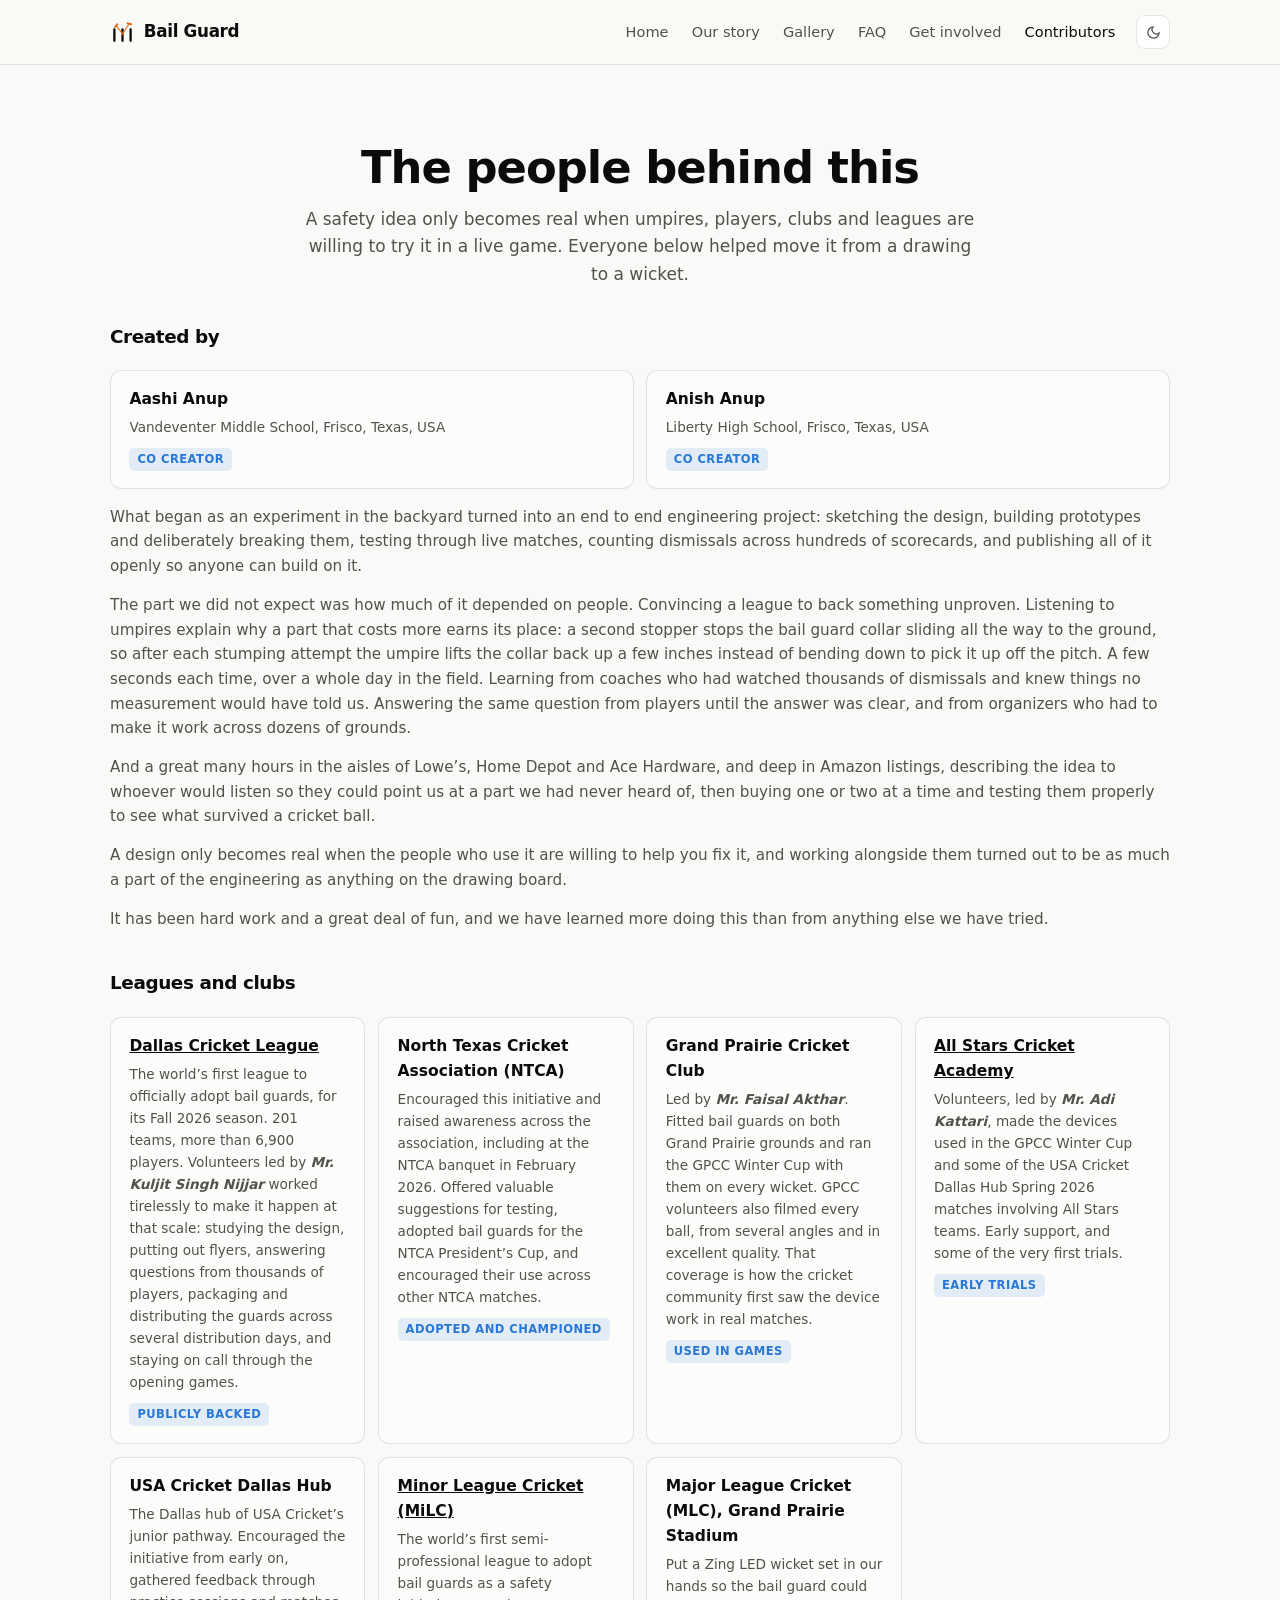
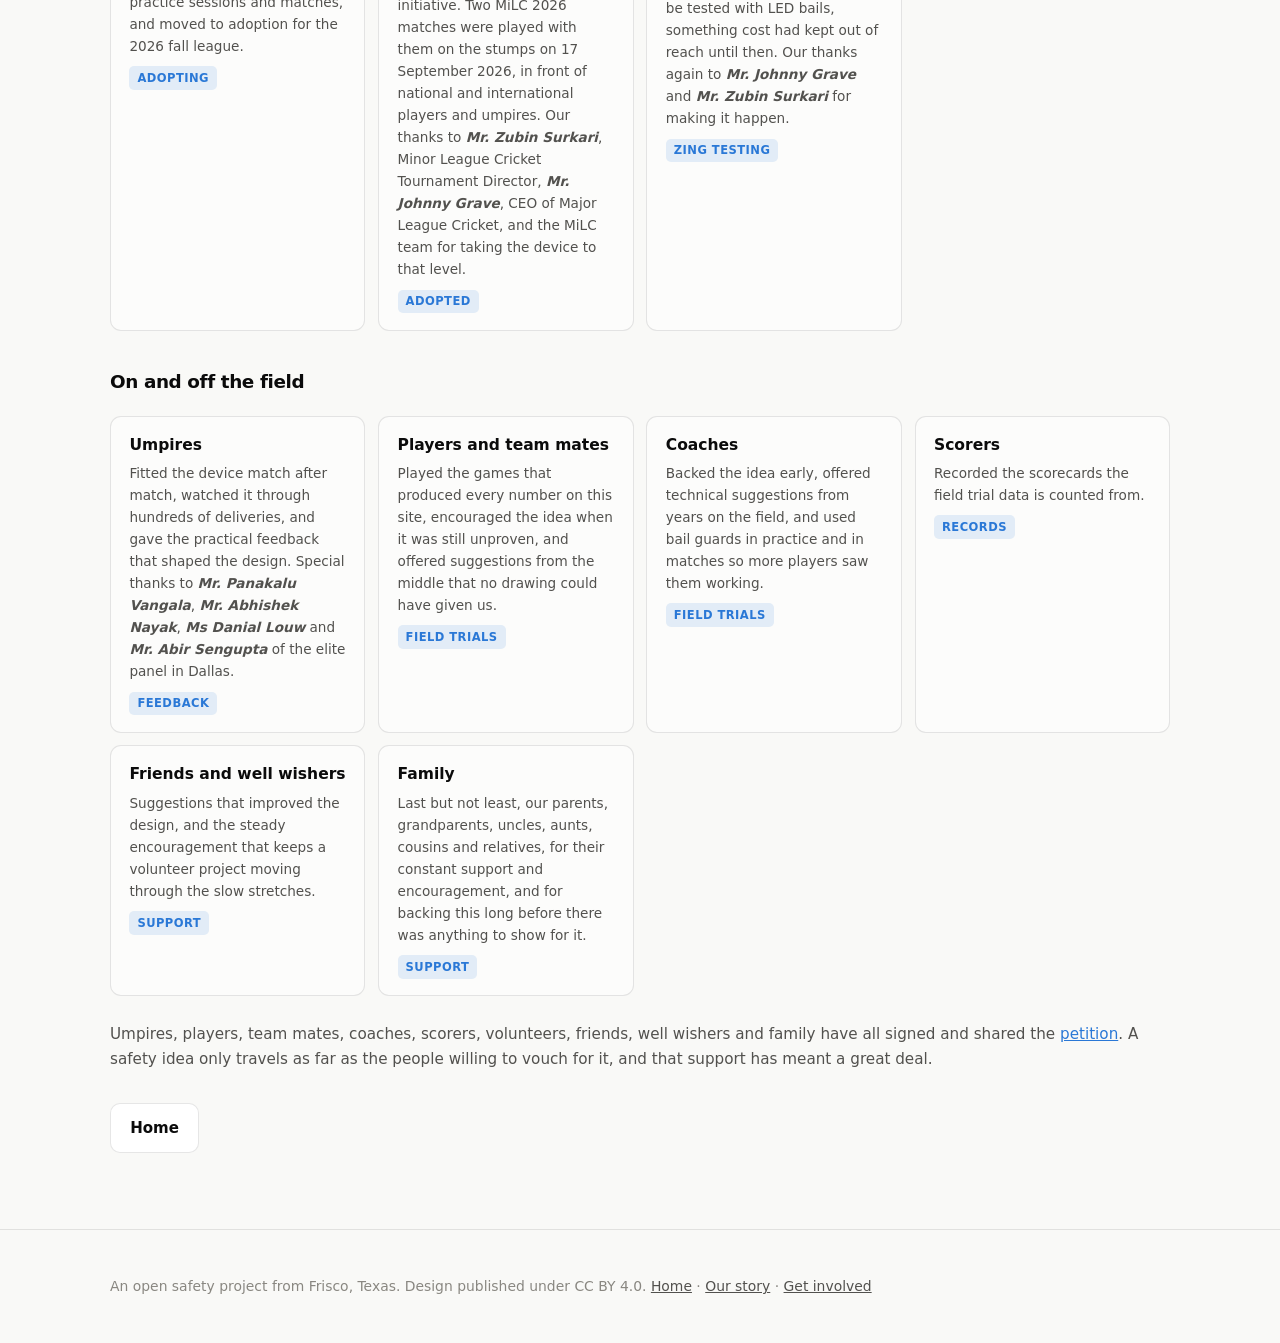
<file: contributors.html>
<!doctype html>
<html lang="en">
<head>
<meta charset="utf-8">
<meta name="viewport" content="width=device-width, initial-scale=1">
<title>Contributors: Bail Guard</title>
<meta name="description" content="The people, clubs, leagues and umpires who made the bail guard real.">
<link rel="canonical" href="https://cricketbailguard.org/contributors.html">

<link rel="icon" href="/favicon.svg" type="image/svg+xml">
<link rel="icon" href="/favicon-32.png" sizes="32x32" type="image/png">
<link rel="apple-touch-icon" href="/apple-touch-icon.png">
<meta name="theme-color" content="#0d0d0d" media="(prefers-color-scheme: dark)">
<meta name="theme-color" content="#f9f9f7" media="(prefers-color-scheme: light)">

<meta property="og:type" content="website">
<meta property="og:site_name" content="Bail Guard">
<meta property="og:title" content="Contributors: Bail Guard">
<meta property="og:description" content="The people, clubs, leagues and umpires who made the bail guard real.">
<meta property="og:url" content="https://cricketbailguard.org/contributors.html">
<meta property="og:image" content="https://cricketbailguard.org/images/og-cover.png">
<meta property="og:image:width" content="1200">
<meta property="og:image:height" content="630">
<meta property="og:image:alt" content="Bail Guard. Flying bail injuries, never again. An open safety design for cricket, free for anyone to build.">
<meta name="twitter:card" content="summary_large_image">
<meta name="twitter:title" content="Contributors: Bail Guard">
<meta name="twitter:description" content="The people, clubs, leagues and umpires who made the bail guard real.">
<meta name="twitter:image" content="https://cricketbailguard.org/images/og-cover.png">

<link rel="stylesheet" href="styles.css?v=7">
<script>try{var t=localStorage.getItem('bg-theme');if(t)document.documentElement.setAttribute('data-theme',t)}catch(e){}</script>
</head>
<body>
<a class="skip" href="#main">Skip to content</a>

<nav class="nav"><div class="wrap nav-in">
  <a class="brand" href="index.html">
    <svg viewBox="0 0 24 24" fill="none" aria-hidden="true">
      <rect x="3.1" y="8" width="2.2" height="13" rx="1.1" fill="currentColor"/>
      <rect x="10.9" y="8" width="2.2" height="13" rx="1.1" fill="currentColor"/>
      <rect x="18.7" y="8" width="2.2" height="13" rx="1.1" fill="currentColor"/>
      <path d="M12 13.2 L6 5.4" stroke="var(--icon)" stroke-width="1" stroke-linecap="round"/>
      <path d="M12 13.2 L18.4 3.6" stroke="var(--icon)" stroke-width="1" stroke-linecap="round"/>
      <circle cx="12" cy="13.2" r="1.3" fill="var(--icon)"/>
      <rect x="3.3" y="4.5" width="5.2" height="1.8" rx=".9" fill="var(--icon)" transform="rotate(-52 5.9 5.4)"/>
      <rect x="15.9" y="2.7" width="5.2" height="1.8" rx=".9" fill="var(--icon)" transform="rotate(14 18.5 3.6)"/>
    </svg><span>Bail Guard</span></a>
  <div class="nav-links" id="navLinks">
    <a class="navlink" href="index.html">Home</a>
    <a class="navlink" href="story.html">Our story</a>
    <a class="navlink" href="gallery.html">Gallery</a>
    <a class="navlink" href="faq.html">FAQ</a>
    <a class="navlink" href="get-one.html">Get involved</a>
    <a class="navlink" href="contributors.html" aria-current="page">Contributors</a>
  </div>
  <button class="nav-toggle" id="navToggle" aria-expanded="false" aria-controls="navLinks">
    <svg width="17" height="17" viewBox="0 0 24 24" fill="none" stroke="currentColor" stroke-width="2.2" stroke-linecap="round" aria-hidden="true">
      <path d="M4 7h16M4 12h16M4 17h16"/>
    </svg><span>Menu</span>
  </button>
  <button class="theme-btn" id="themeBtn" aria-label="Toggle dark mode">
    <svg class="moon" width="15" height="15" viewBox="0 0 24 24" fill="none" stroke="currentColor" stroke-width="2" stroke-linecap="round" aria-hidden="true"><path d="M21 12.8A9 9 0 1 1 11.2 3a7 7 0 0 0 9.8 9.8Z"/></svg><svg class="sun" width="15" height="15" viewBox="0 0 24 24" fill="none" stroke="currentColor" stroke-width="2" stroke-linecap="round" aria-hidden="true"><circle cx="12" cy="12" r="4"/><path d="M12 2.6v2.1M12 19.3v2.1M4.9 4.9l1.5 1.5M17.6 17.6l1.5 1.5M2.6 12h2.1M19.3 12h2.1M4.9 19.1l1.5-1.5M17.6 6.4l1.5-1.5"/></svg>
  </button>
</div></nav>

<main id="main">

<section><div class="wrap">
  <div class="sec-head center">
    <h1 style="font-size:clamp(1.9rem,4vw,2.8rem)">The people behind this</h1>
    <p>A safety idea only becomes real when umpires, players, clubs and leagues are willing to try it in a live game. Everyone below helped move it from a drawing to a wicket.</p>
  </div>

  <h2 style="font-size:1.15rem;margin-top:2.4rem">Created by</h2>
  <div class="people">
    <div class="person"><b>Aashi Anup</b><span>Vandeventer Middle School, Frisco, Texas, USA</span><span class="role">Co creator</span></div>
    <div class="person"><b>Anish Anup</b><span>Liberty High School, Frisco, Texas, USA</span><span class="role">Co creator</span></div>
  </div>
  <p class="prose">What began as an experiment in the backyard turned into an end to end engineering project: sketching the design, building prototypes and deliberately breaking them, testing through live matches, counting dismissals across hundreds of scorecards, and publishing all of it openly so anyone can build on it.</p>
  <p class="prose">The part we did not expect was how much of it depended on people. Convincing a league to back something unproven. Listening to umpires explain why a part that costs more earns its place: a second stopper stops the bail guard collar sliding all the way to the ground, so after each stumping attempt the umpire lifts the collar back up a few inches instead of bending down to pick it up off the pitch. A few seconds each time, over a whole day in the field. Learning from coaches who had watched thousands of dismissals and knew things no measurement would have told us. Answering the same question from players until the answer was clear, and from organizers who had to make it work across dozens of grounds.</p>
  <p class="prose">And a great many hours in the aisles of Lowe&rsquo;s, Home Depot and Ace Hardware, and deep in Amazon listings, describing the idea to whoever would listen so they could point us at a part we had never heard of, then buying one or two at a time and testing them properly to see what survived a cricket ball.</p>
  <p class="prose">A design only becomes real when the people who use it are willing to help you fix it, and working alongside them turned out to be as much a part of the engineering as anything on the drawing board.</p>
  <p class="prose">It has been hard work and a great deal of fun, and we have learned more doing this than from anything else we have tried.</p>

  <h2 style="font-size:1.15rem;margin-top:2.6rem">Leagues and clubs</h2>
  <div class="people">
    <div class="person"><b><a href="https://www.dallascricket.org/" target="_blank" rel="noopener" style="color:inherit">Dallas Cricket League</a></b><span>The world&rsquo;s first league to officially adopt bail guards, for its Fall 2026 season. 201 teams, more than 6,900 players. Volunteers led by <b><i>Mr. Kuljit Singh Nijjar</i></b> worked tirelessly to make it happen at that scale: studying the design, putting out flyers, answering questions from thousands of players, packaging and distributing the guards across several distribution days, and staying on call through the opening games.</span><span class="role">Publicly backed</span></div>
    <div class="person"><b>North Texas Cricket Association (NTCA)</b><span>Encouraged this initiative and raised awareness across the association, including at the NTCA banquet in February 2026. Offered valuable suggestions for testing, adopted bail guards for the NTCA President&rsquo;s Cup, and encouraged their use across other NTCA matches.</span><span class="role">Adopted and championed</span></div>
    <div class="person"><b>Grand Prairie Cricket Club</b><span>Led by <b><i>Mr. Faisal Akthar</i></b>. Fitted bail guards on both Grand Prairie grounds and ran the GPCC Winter Cup with them on every wicket. GPCC volunteers also filmed every ball, from several angles and in excellent quality. That coverage is how the cricket community first saw the device work in real matches.</span><span class="role">Used in games</span></div>
    <div class="person"><b><a href="https://visitallstars.com/" target="_blank" rel="noopener" style="color:inherit">All Stars Cricket Academy</a></b><span>Volunteers, led by <b><i>Mr. Adi Kattari</i></b>, made the devices used in the GPCC Winter Cup and some of the USA Cricket Dallas Hub Spring 2026 matches involving All Stars teams. Early support, and some of the very first trials.</span><span class="role">Early trials</span></div>
    <div class="person"><b>USA Cricket Dallas Hub</b><span>The Dallas hub of USA Cricket&rsquo;s junior pathway. Encouraged the initiative from early on, gathered feedback through practice sessions and matches, and moved to adoption for the 2026 fall league.</span><span class="role">Adopting</span></div>
    <div class="person"><b><a href="https://www.minorleaguecricket.com/" target="_blank" rel="noopener" style="color:inherit">Minor League Cricket (MiLC)</a></b><span>The world&rsquo;s first semi-professional league to adopt bail guards as a safety initiative. Two MiLC 2026 matches were played with them on the stumps on 17 September 2026, in front of national and international players and umpires. Our thanks to <b><i>Mr. Zubin Surkari</i></b>, Minor League Cricket Tournament Director, <b><i>Mr. Johnny Grave</i></b>, CEO of Major League Cricket, and the MiLC team for taking the device to that level.</span><span class="role">Adopted</span></div>
    <div class="person"><b>Major League Cricket (MLC), Grand Prairie Stadium</b><span>Put a Zing LED wicket set in our hands so the bail guard could be tested with LED bails, something cost had kept out of reach until then. Our thanks again to <b><i>Mr. Johnny Grave</i></b> and <b><i>Mr. Zubin Surkari</i></b> for making it happen.</span><span class="role">Zing testing</span></div>
  </div>

  <h2 style="font-size:1.15rem;margin-top:2.6rem">On and off the field</h2>
  <div class="people">
    <div class="person"><b>Umpires</b><span>Fitted the device match after match, watched it through hundreds of deliveries, and gave the practical feedback that shaped the design. Special thanks to <b><i>Mr. Panakalu Vangala</i></b>, <b><i>Mr. Abhishek Nayak</i></b>, <b><i>Ms Danial Louw</i></b> and <b><i>Mr. Abir Sengupta</i></b> of the elite panel in Dallas.</span><span class="role">Feedback</span></div>
    <div class="person"><b>Players and team mates</b><span>Played the games that produced every number on this site, encouraged the idea when it was still unproven, and offered suggestions from the middle that no drawing could have given us.</span><span class="role">Field trials</span></div>
    <div class="person"><b>Coaches</b><span>Backed the idea early, offered technical suggestions from years on the field, and used bail guards in practice and in matches so more players saw them working.</span><span class="role">Field trials</span></div>
    <div class="person"><b>Scorers</b><span>Recorded the scorecards the field trial data is counted from.</span><span class="role">Records</span></div>
    <div class="person"><b>Friends and well wishers</b><span>Suggestions that improved the design, and the steady encouragement that keeps a volunteer project moving through the slow stretches.</span><span class="role">Support</span></div>
    <div class="person"><b>Family</b><span>Last but not least, our parents, grandparents, uncles, aunts, cousins and relatives, for their constant support and encouragement, and for backing this long before there was anything to show for it.</span><span class="role">Support</span></div>
  </div>

  <p style="color:var(--ink-2);font-size:.95rem;margin-top:1.6rem">Umpires, players, team mates, coaches, scorers, volunteers, friends, well wishers and family have all signed and shared the <a href="https://c.org/RhrhCWKLvc" target="_blank" rel="noopener">petition</a>. A safety idea only travels as far as the people willing to vouch for it, and that support has meant a great deal.</p>

  <div class="todo">
    <b>Anish:</b> send me the individual names you want listed, especially umpires, coaches and organizers, and I will add them here with their roles. Two accuracy checks first. I have listed Dallas Cricket League as the only organization that has <em>publicly backed</em> the initiative, per your note. NTCA is deliberately not listed as a backer, since it has not officially backed it yet, and Grand Prairie and All Stars are described as clubs and academies rather than as endorsers. Correct me if any of that is wrong.
  </div>

  <p style="margin-top:2rem"><a class="btn btn-ghost" href="index.html">Home</a></p>
</div></section>

</main>

<footer><div class="wrap">
  <p>An open safety project from Frisco, Texas. Design published under CC BY 4.0.
     <a href="index.html">Home</a> &middot;
     <a href="story.html">Our story</a> &middot;
     <a href="get-one.html">Get involved</a></p>
</div></footer>

<script src="app.js?v=4"></script>
</body>
</html>
</file>
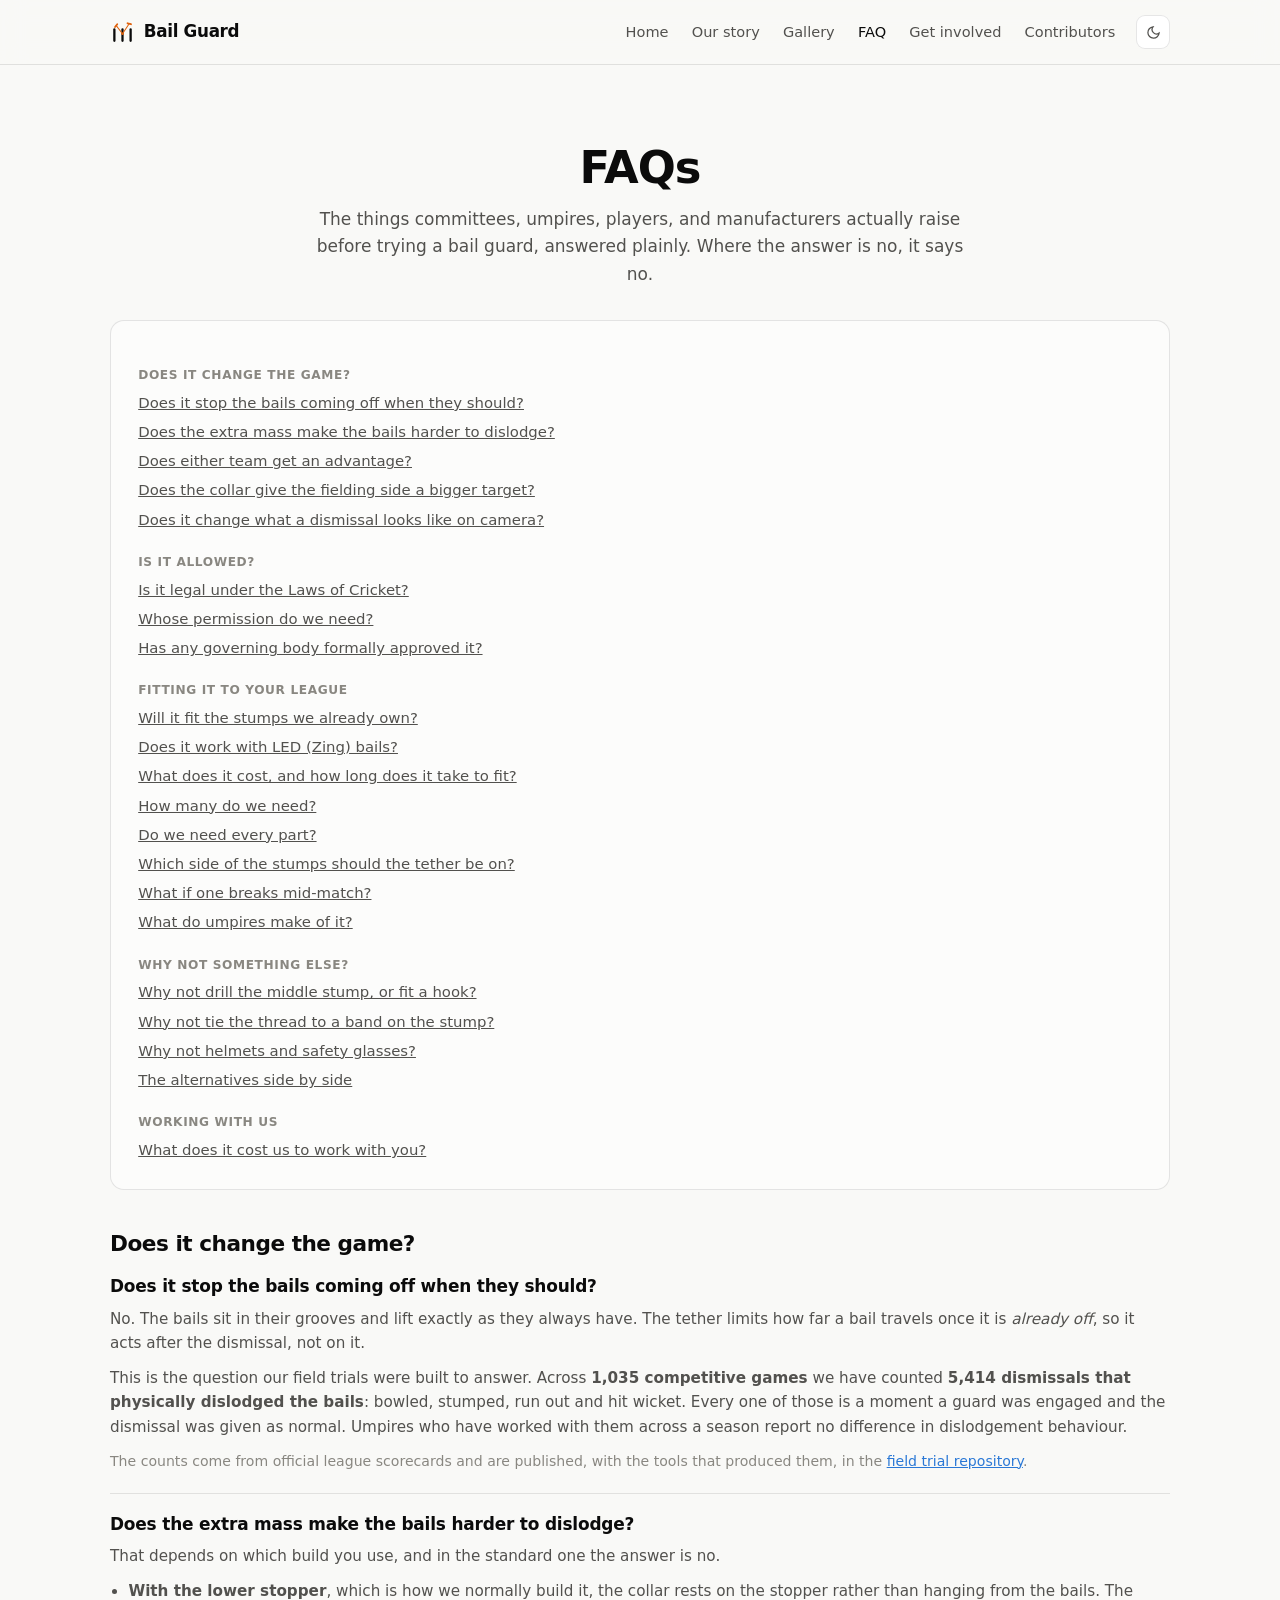
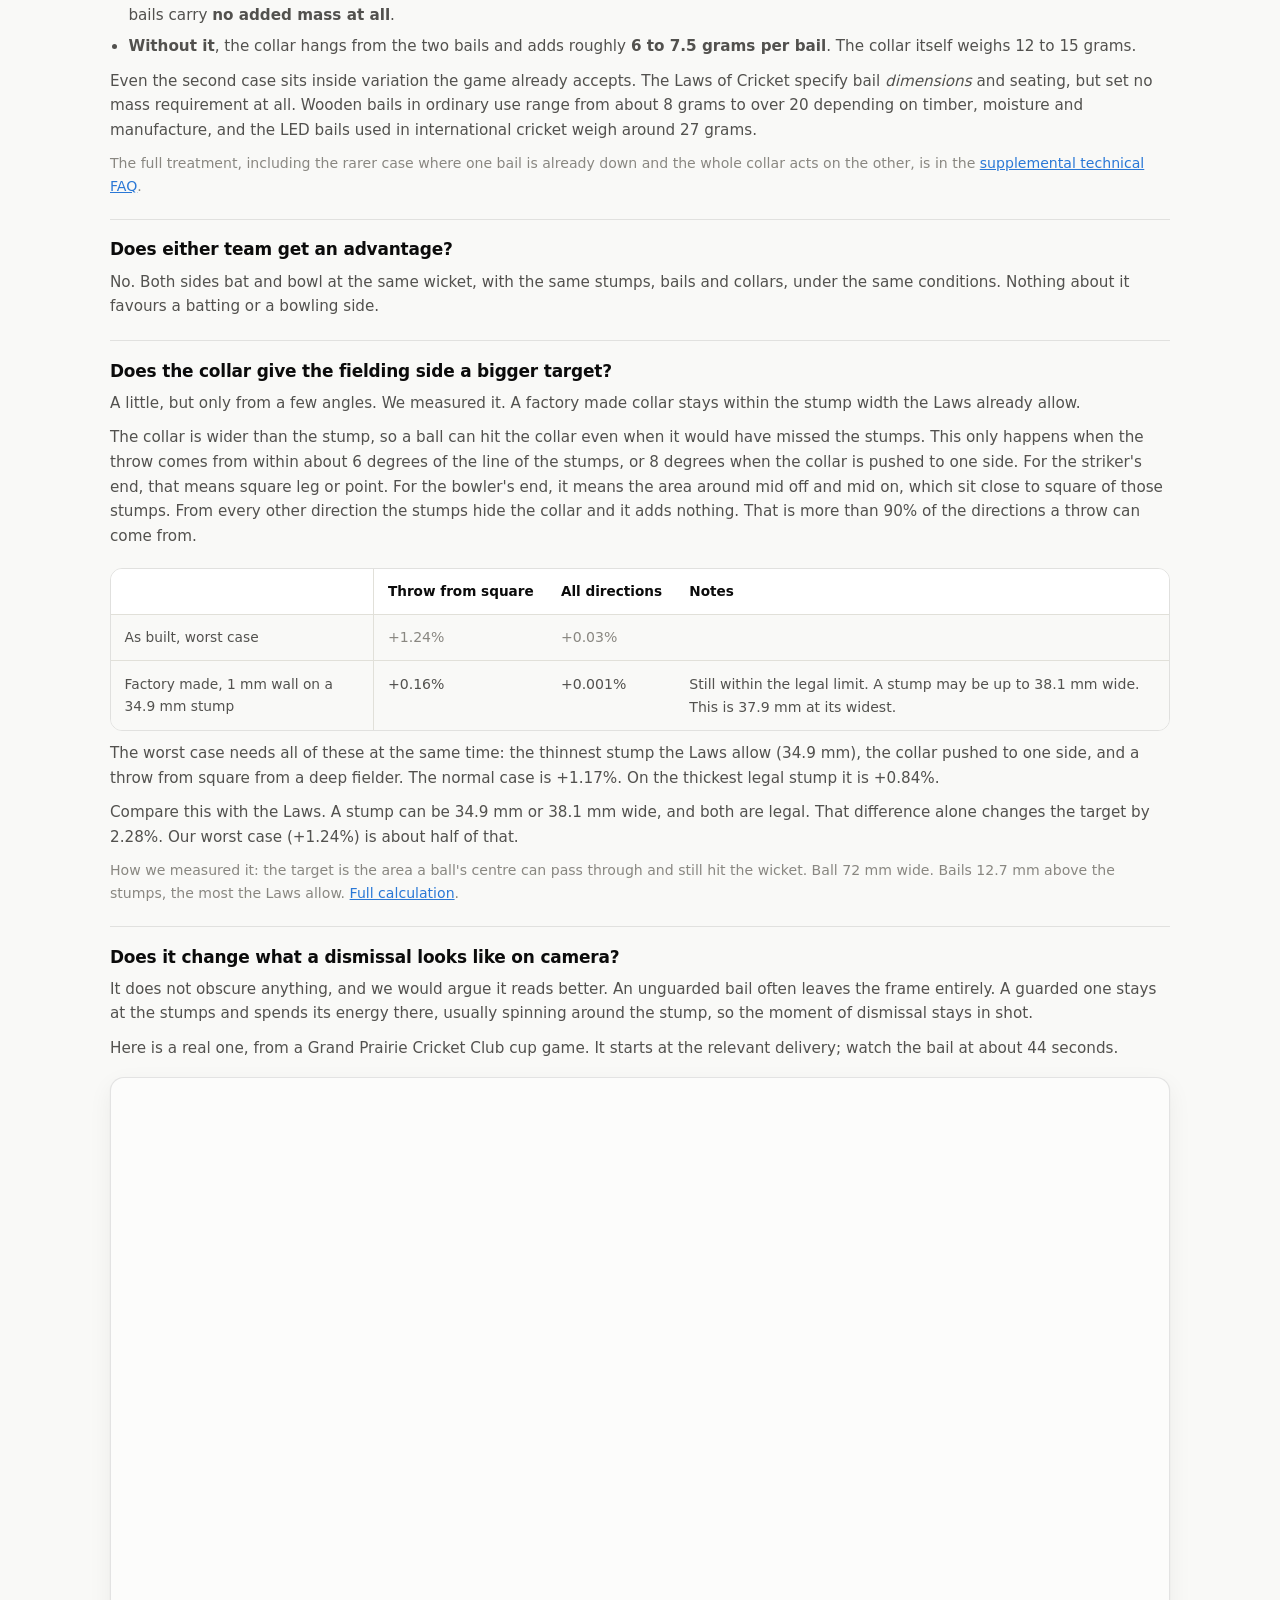
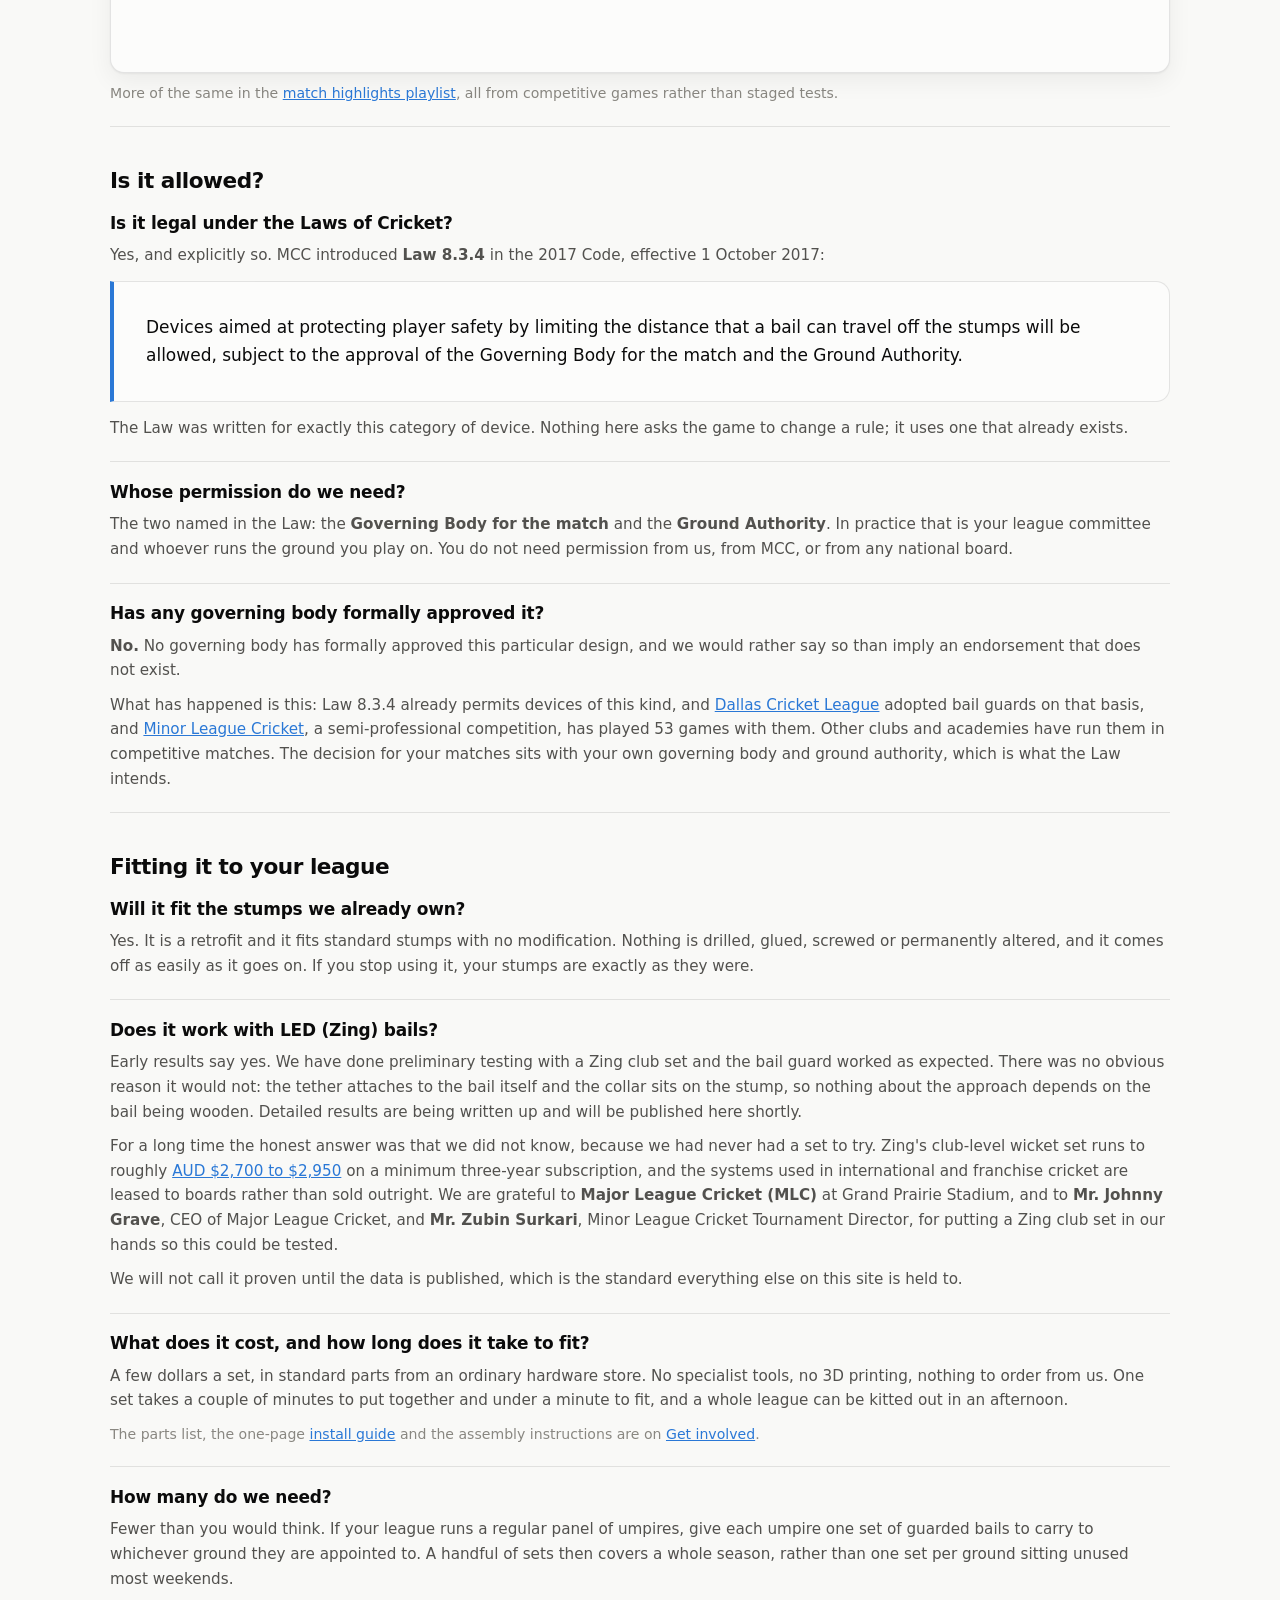
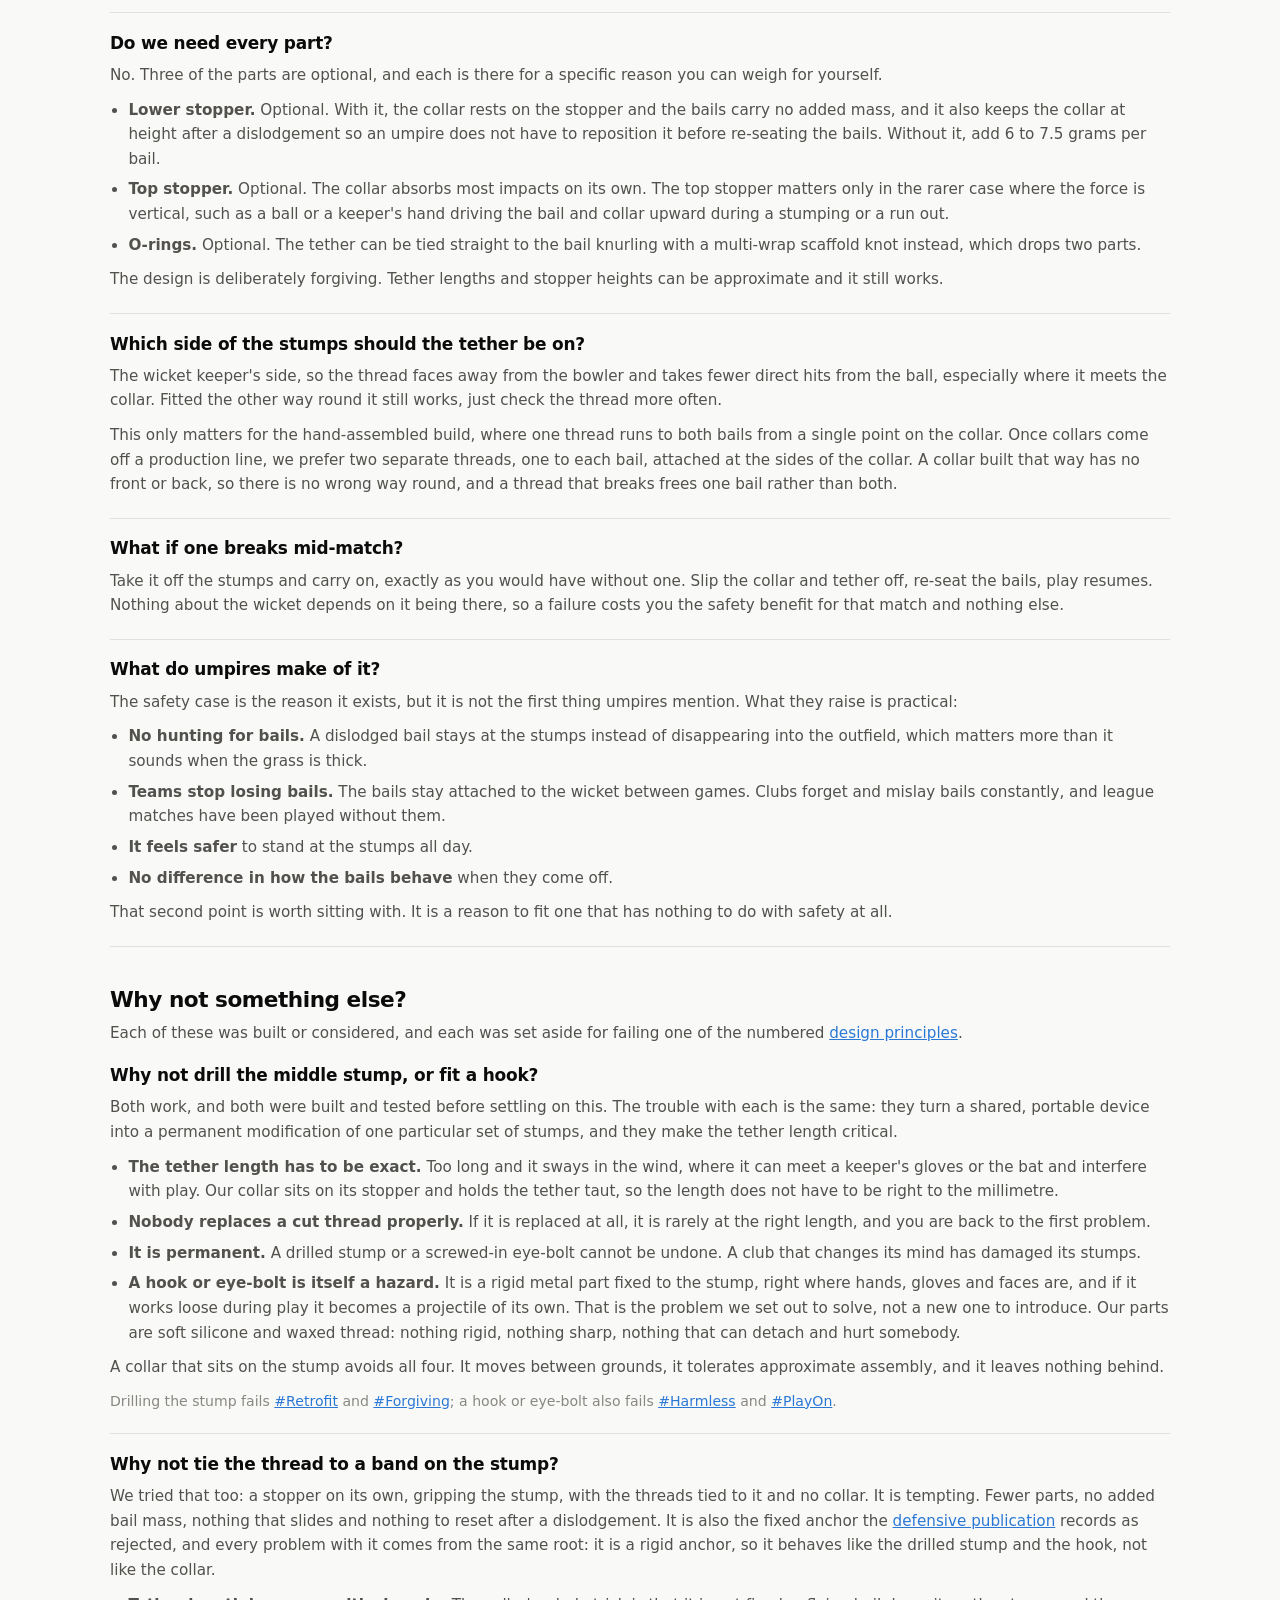
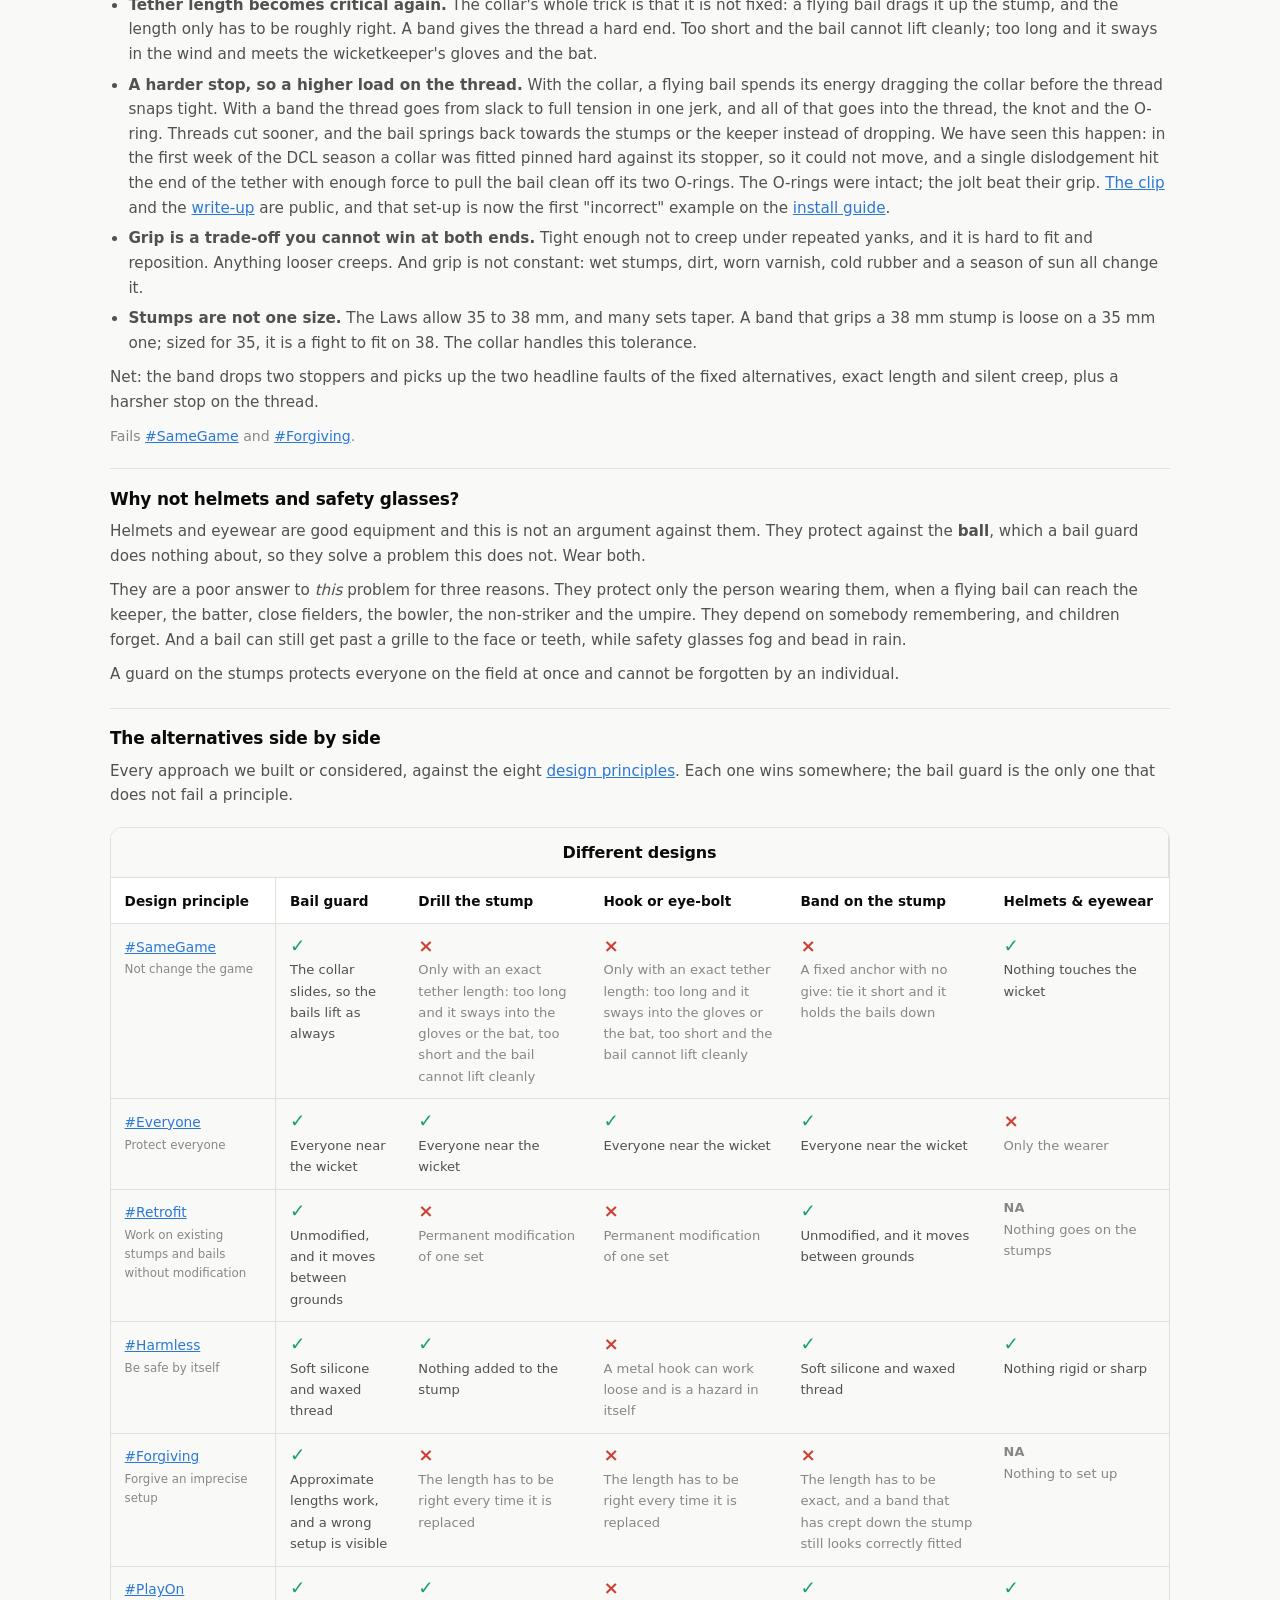
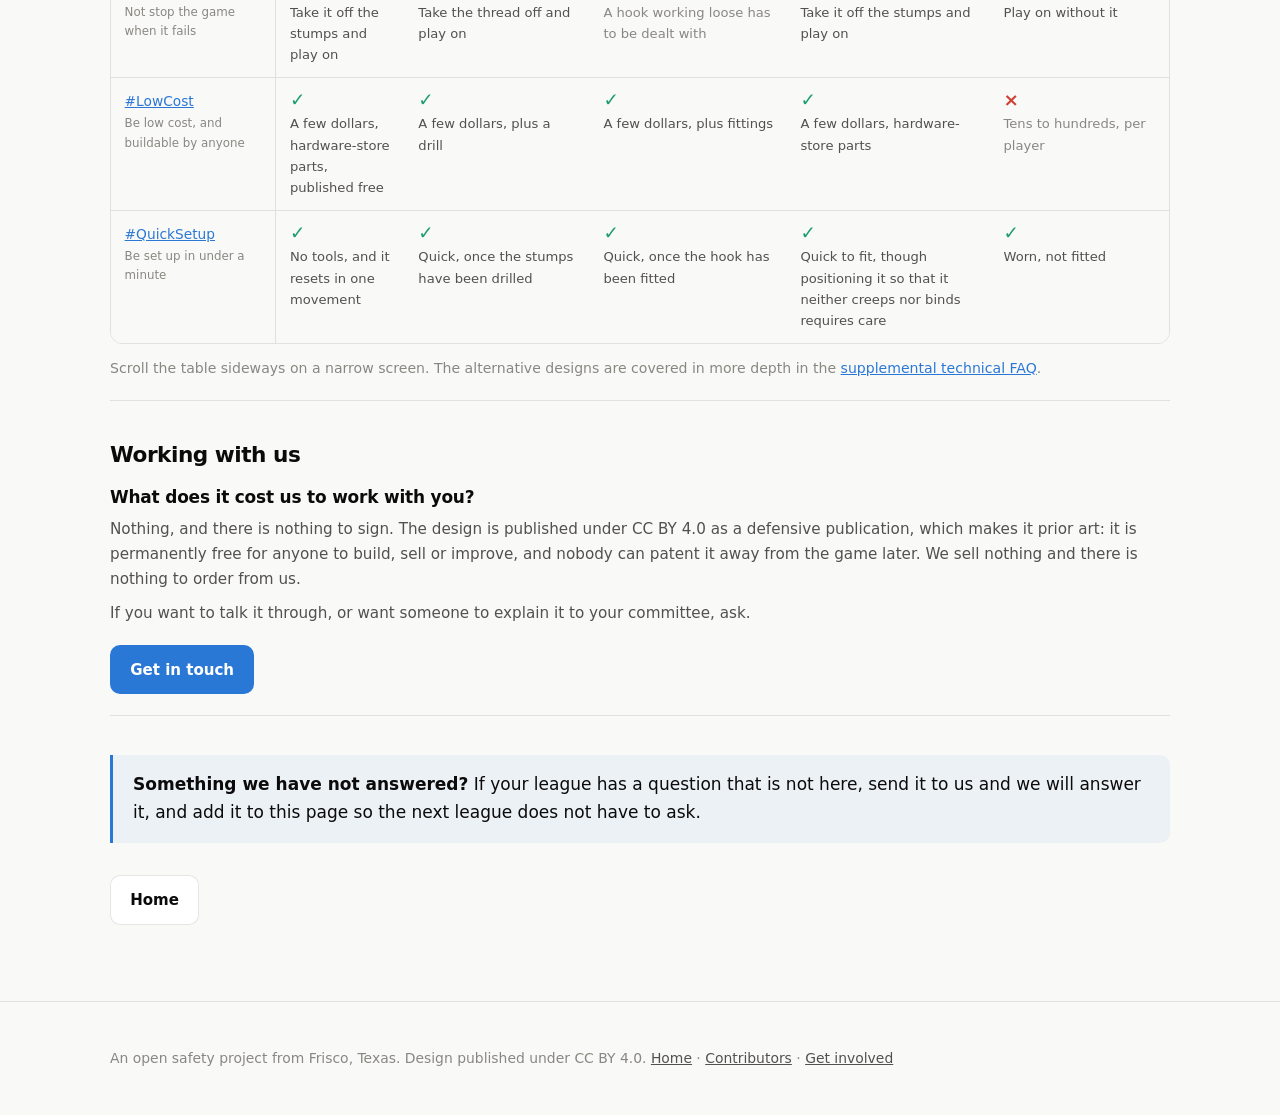
<file: faq.html>
<!doctype html>
<html lang="en">
<head>
<meta charset="utf-8">
<meta name="viewport" content="width=device-width, initial-scale=1">
<title>Bail guard FAQs</title>
<meta name="description" content="Straight answers to what leagues ask before trying a bail guard: whether it changes the game, bail mass, MCC Law 8.3.4, cost, and why not helmets or drilling the stump.">
<link rel="canonical" href="https://cricketbailguard.org/faq.html">

<link rel="icon" href="/favicon.svg" type="image/svg+xml">
<link rel="icon" href="/favicon-32.png" sizes="32x32" type="image/png">
<link rel="apple-touch-icon" href="/apple-touch-icon.png">
<meta name="theme-color" content="#0d0d0d" media="(prefers-color-scheme: dark)">
<meta name="theme-color" content="#f9f9f7" media="(prefers-color-scheme: light)">

<meta property="og:type" content="website">
<meta property="og:site_name" content="Bail Guard">
<meta property="og:title" content="Bail guard FAQs">
<meta property="og:description" content="Straight answers to what leagues ask before trying a bail guard: whether it changes the game, bail mass, MCC Law 8.3.4, cost, and why not helmets or drilling the stump.">
<meta property="og:url" content="https://cricketbailguard.org/faq.html">
<meta property="og:image" content="https://cricketbailguard.org/images/og-cover.png">
<meta property="og:image:width" content="1200">
<meta property="og:image:height" content="630">
<meta property="og:image:alt" content="Bail Guard. Flying bail injuries, never again. An open safety design for cricket, free for anyone to build.">
<meta name="twitter:card" content="summary_large_image">
<meta name="twitter:title" content="Bail guard FAQs">
<meta name="twitter:description" content="Straight answers to what leagues ask before trying a bail guard: whether it changes the game, bail mass, MCC Law 8.3.4, cost, and why not helmets or drilling the stump.">
<meta name="twitter:image" content="https://cricketbailguard.org/images/og-cover.png">

<script type="application/ld+json">
{
  "@context": "https://schema.org",
  "@type": "FAQPage",
  "mainEntity": [
    { "@type": "Question", "name": "Does it stop the bails coming off when they should?",
      "acceptedAnswer": { "@type": "Answer", "text": "No. The bails lift and fall as they always have. The tether only limits how far a bail travels once it is already off, so it affects what happens after the dismissal, not the dismissal itself. Across hundreds of competitive games we have counted thousands of dismissals that physically dislodged the bails, and umpires who have used them through a season report no difference in dislodgement behaviour." } },
    { "@type": "Question", "name": "Does the extra mass make the bails harder to dislodge?",
      "acceptedAnswer": { "@type": "Answer", "text": "In the standard build the collar rests on a lower stopper, so the bails carry no added mass at all. In the simplified build without that stopper the collar hangs from the bails and adds roughly 6 to 7.5 grams per bail. The Laws of Cricket set bail dimensions but specify no mass. Wooden bails in ordinary use run from about 8 grams to over 20, and the LED bails used in international cricket weigh around 27 grams." } },
    { "@type": "Question", "name": "Does either team get an advantage?",
      "acceptedAnswer": { "@type": "Answer", "text": "No. Both sides bat and bowl at the same wicket, with the same stumps, bails and collars, in the same conditions." } },
    { "@type": "Question", "name": "Does the collar give the fielding side a bigger target?",
      "acceptedAnswer": { "@type": "Answer", "text": "A little, but only from a few angles, and a factory made collar stays within the stump width the Laws already allow. The collar is wider than the stump, so a ball can hit it even when it would have missed the stumps. This only happens when the throw comes from within about 6 degrees of the line of the stumps, which is more than 90% of directions ruled out. From square it adds 1.24% to the target in the worst case, and 0.03% averaged over all directions. A stump may be 34.9 mm or 38.1 mm wide and both are legal, and that difference alone changes the target by 2.28%, so even the worst case is about half of what the Laws already allow between two legal wickets." } },
    { "@type": "Question", "name": "Is it legal under the Laws of Cricket?",
      "acceptedAnswer": { "@type": "Answer", "text": "Yes. MCC Law 8.3.4, introduced in the 2017 Code and effective from 1 October 2017, states that devices aimed at protecting player safety by limiting the distance that a bail can travel off the stumps will be allowed, subject to the approval of the Governing Body for the match and the Ground Authority." } },
    { "@type": "Question", "name": "Has any governing body formally approved it?",
      "acceptedAnswer": { "@type": "Answer", "text": "No. No governing body has formally approved this particular design. Law 8.3.4 already permits devices of this kind, and Dallas Cricket League adopted it on that basis; Minor League Cricket, a semi-professional competition, has played 53 games with them. Approval for your matches rests with your own governing body and ground authority." } },
    { "@type": "Question", "name": "Does it work with LED (Zing) bails?",
      "acceptedAnswer": { "@type": "Answer", "text": "Early results say yes. Preliminary testing with a Zing club set showed the bail guard working as expected: the tether attaches to the bail and the collar sits on the stump, so nothing depends on the bail being wooden. Detailed results will be published shortly. The set was made available thanks to Major League Cricket at Grand Prairie Stadium, Mr. Johnny Grave and Mr. Zubin Surkari." } },
    { "@type": "Question", "name": "What if one breaks mid-match?",
      "acceptedAnswer": { "@type": "Answer", "text": "Take it off the stumps and carry on, exactly as you would have without one. Nothing about the wicket depends on it being there." } },
    { "@type": "Question", "name": "What does it cost us to work with you?",
      "acceptedAnswer": { "@type": "Answer", "text": "Nothing. The design is published under CC BY 4.0 as prior art. There is nothing to buy, nothing to license, and nothing to order from us." } }
  ]
}
</script>

<link rel="stylesheet" href="styles.css?v=7">
<script>try{var t=localStorage.getItem('bg-theme');if(t)document.documentElement.setAttribute('data-theme',t)}catch(e){}</script>
</head>
<body>
<a class="skip" href="#main">Skip to content</a>

<nav class="nav"><div class="wrap nav-in">
  <a class="brand" href="index.html">
    <svg viewBox="0 0 24 24" fill="none" aria-hidden="true">
      <rect x="3.1" y="8" width="2.2" height="13" rx="1.1" fill="currentColor"/>
      <rect x="10.9" y="8" width="2.2" height="13" rx="1.1" fill="currentColor"/>
      <rect x="18.7" y="8" width="2.2" height="13" rx="1.1" fill="currentColor"/>
      <path d="M12 13.2 L6 5.4" stroke="var(--icon)" stroke-width="1" stroke-linecap="round"/>
      <path d="M12 13.2 L18.4 3.6" stroke="var(--icon)" stroke-width="1" stroke-linecap="round"/>
      <circle cx="12" cy="13.2" r="1.3" fill="var(--icon)"/>
      <rect x="3.3" y="4.5" width="5.2" height="1.8" rx=".9" fill="var(--icon)" transform="rotate(-52 5.9 5.4)"/>
      <rect x="15.9" y="2.7" width="5.2" height="1.8" rx=".9" fill="var(--icon)" transform="rotate(14 18.5 3.6)"/>
    </svg><span>Bail Guard</span></a>
  <div class="nav-links" id="navLinks">
    <a class="navlink" href="index.html">Home</a>
    <a class="navlink" href="story.html">Our story</a>
    <a class="navlink" href="gallery.html">Gallery</a>
    <a class="navlink" href="faq.html" aria-current="page">FAQ</a>
    <a class="navlink" href="get-one.html">Get involved</a>
    <a class="navlink" href="contributors.html">Contributors</a>
  </div>
  <button class="nav-toggle" id="navToggle" aria-expanded="false" aria-controls="navLinks">
    <svg width="17" height="17" viewBox="0 0 24 24" fill="none" stroke="currentColor" stroke-width="2.2" stroke-linecap="round" aria-hidden="true">
      <path d="M4 7h16M4 12h16M4 17h16"/>
    </svg><span>Menu</span>
  </button>
  <button class="theme-btn" id="themeBtn" aria-label="Toggle dark mode">
    <svg class="moon" width="15" height="15" viewBox="0 0 24 24" fill="none" stroke="currentColor" stroke-width="2" stroke-linecap="round" aria-hidden="true"><path d="M21 12.8A9 9 0 1 1 11.2 3a7 7 0 0 0 9.8 9.8Z"/></svg><svg class="sun" width="15" height="15" viewBox="0 0 24 24" fill="none" stroke="currentColor" stroke-width="2" stroke-linecap="round" aria-hidden="true"><circle cx="12" cy="12" r="4"/><path d="M12 2.6v2.1M12 19.3v2.1M4.9 4.9l1.5 1.5M17.6 17.6l1.5 1.5M2.6 12h2.1M19.3 12h2.1M4.9 19.1l1.5-1.5M17.6 6.4l1.5-1.5"/></svg>
  </button>
</div></nav>

<main id="main">

<section><div class="wrap">
  <div class="sec-head center">
    <h1 style="font-size:clamp(1.9rem,4vw,2.8rem)">FAQs</h1>
    <p>The things committees, umpires, players, and manufacturers actually raise before trying a bail guard, answered plainly. Where the answer is no, it says no.</p>
  </div>

  <div class="card">
    <div class="qindex">
      <b>Does it change the game?</b>
      <a href="#dislodge">Does it stop the bails coming off when they should?</a>
      <a href="#mass">Does the extra mass make the bails harder to dislodge?</a>
      <a href="#advantage">Does either team get an advantage?</a>
      <a href="#target">Does the collar give the fielding side a bigger target?</a>
      <a href="#camera">Does it change what a dismissal looks like on camera?</a>
      <b>Is it allowed?</b>
      <a href="#law">Is it legal under the Laws of Cricket?</a>
      <a href="#permission">Whose permission do we need?</a>
      <a href="#approval">Has any governing body formally approved it?</a>
      <b>Fitting it to your league</b>
      <a href="#fit">Will it fit the stumps we already own?</a>
      <a href="#zing">Does it work with LED (Zing) bails?</a>
      <a href="#cost">What does it cost, and how long does it take to fit?</a>
      <a href="#howmany">How many do we need?</a>
      <a href="#parts">Do we need every part?</a>
      <a href="#orientation">Which side of the stumps should the tether be on?</a>
      <a href="#breaks">What if one breaks mid-match?</a>
      <a href="#umpires">What do umpires make of it?</a>
      <b>Why not something else?</b>
      <a href="#alternatives">Why not drill the middle stump, or fit a hook?</a>
      <a href="#band">Why not tie the thread to a band on the stump?</a>
      <a href="#helmets">Why not helmets and safety glasses?</a>
      <a href="#compare">The alternatives side by side</a>
      <b>Working with us</b>
      <a href="#working">What does it cost us to work with you?</a>
    </div>
  </div>

  <!-- ── does it change the game ── -->
  <h2 style="font-size:1.35rem;margin-top:2.6rem">Does it change the game?</h2>

  <div class="qa">
    <h3 id="dislodge">Does it stop the bails coming off when they should?<a class="anchor" href="#dislodge" aria-label="Link to this question">#</a></h3>
    <p>
      No. The bails sit in their grooves and lift exactly as they always have. The
      tether limits how far a bail travels once it is <em>already off</em>, so it acts
      after the dismissal, not on it.
    </p>
    <p>
      This is the question our field trials were built to answer. Across
      <b><span data-bg="games">1,035</span> competitive games</b> we have counted
      <b><span data-bg="dislodgements">5,414</span> dismissals that physically
      dislodged the bails</b>: bowled, stumped, run out and hit wicket. Every one
      of those is a moment a guard was engaged and the dismissal was given as normal.
      Umpires who have worked with them across a season report no difference in
      dislodgement behaviour.
    </p>
    <p class="note">
      The counts come from official league scorecards and are published, with the tools
      that produced them, in the
      <a href="https://github.com/anishanup/cricket-bail-safety-trial-tools" target="_blank" rel="noopener">field trial repository</a>.
    </p>
  </div>

  <div class="qa">
    <h3 id="mass">Does the extra mass make the bails harder to dislodge?<a class="anchor" href="#mass" aria-label="Link to this question">#</a></h3>
    <p>
      That depends on which build you use, and in the standard one the answer is no.
    </p>
    <ul>
      <li><b>With the lower stopper</b>, which is how we normally build it, the collar
        rests on the stopper rather than hanging from the bails. The bails carry
        <b>no added mass at all</b>.</li>
      <li><b>Without it</b>, the collar hangs from the two bails and adds roughly
        <b>6 to 7.5 grams per bail</b>. The collar itself weighs 12 to 15 grams.</li>
    </ul>
    <p>
      Even the second case sits inside variation the game already accepts. The Laws of
      Cricket specify bail <em>dimensions</em> and seating, but set no mass requirement
      at all. Wooden bails in ordinary use range from about 8 grams to over 20 depending
      on timber, moisture and manufacture, and the LED bails used in international
      cricket weigh around 27 grams.
    </p>
    <p class="note">
      The full treatment, including the rarer case where one bail is already down and
      the whole collar acts on the other, is in the
      <a href="https://zenodo.org/records/18646120/files/Supplemental-Technical-FAQ-Bail-Mass-and-Collar-Design.pdf?download=1" target="_blank" rel="noopener">supplemental technical FAQ</a>.
    </p>
  </div>

  <div class="qa">
    <h3 id="advantage">Does either team get an advantage?<a class="anchor" href="#advantage" aria-label="Link to this question">#</a></h3>
    <p>
      No. Both sides bat and bowl at the same wicket, with the same stumps, bails and
      collars, under the same conditions. Nothing about it favours a batting or a
      bowling side.
    </p>
  </div>

  <div class="qa">
    <h3 id="target">Does the collar give the fielding side a bigger target?<a class="anchor" href="#target" aria-label="Link to this question">#</a></h3>
    <p>
      A little, but only from a few angles. We measured it. A factory made collar stays
      within the stump width the Laws already allow.
    </p>
    <p>
      The collar is wider than the stump, so a ball can hit the collar even when it
      would have missed the stumps. This only happens when the throw comes from within
      about 6 degrees of the line of the stumps, or 8 degrees when the collar is
      pushed to one side. For the striker's end, that means
      square leg or point. For the bowler's end, it means the area around mid off and
      mid on, which sit close to square of those stumps. From every other direction the
      stumps hide the collar and it adds nothing. That is more than 90% of the
      directions a throw can come from.
    </p>
    <div class="twrap">
      <table class="compare">
        <thead>
          <tr>
            <th scope="col"></th>
            <th scope="col">Throw from square</th>
            <th scope="col">All directions</th>
            <th scope="col">Notes</th>
          </tr>
        </thead>
        <tbody>
          <tr>
            <th scope="row">As built, worst case</th>
            <td class="n">+1.24%</td>
            <td class="n">+0.03%</td>
            <td></td>
          </tr>
          <tr>
            <th scope="row">Factory made, 1 mm wall on a 34.9 mm stump</th>
            <td class="y">+0.16%</td>
            <td class="y">+0.001%</td>
            <td class="y">Still within the legal limit. A stump may be up to 38.1 mm wide. This is 37.9 mm at its widest.</td>
          </tr>
        </tbody>
      </table>
    </div>
    <p>
      The worst case needs all of these at the same time: the thinnest stump the Laws
      allow (34.9 mm), the collar pushed to one side, and a throw from square from a deep
      fielder. The normal case is +1.17%. On the thickest legal stump it is +0.84%.
    </p>
    <p>
      Compare this with the Laws. A stump can be 34.9 mm or 38.1 mm wide, and both are
      legal. That difference alone changes the target by 2.28%. Our worst case (+1.24%)
      is about half of that.
    </p>
    <p class="note">
      How we measured it: the target is the area a ball's centre can pass through and
      still hit the wicket. Ball 72 mm wide. Bails 12.7 mm above the stumps, the most
      the Laws allow.
      <a href="https://github.com/anishanup/cricket-bail-safety-trial-tools/tree/main/analysis/collar-target-area" target="_blank" rel="noopener">Full calculation</a>.
    </p>
  </div>

  <div class="qa">
    <h3 id="camera">Does it change what a dismissal looks like on camera?<a class="anchor" href="#camera" aria-label="Link to this question">#</a></h3>
    <p>
      It does not obscure anything, and we would argue it reads better. An unguarded bail
      often leaves the frame entirely. A guarded one stays at the stumps and spends its
      energy there, usually spinning around the stump, so the moment of dismissal stays
      in shot.
    </p>
    <p>
      Here is a real one, from a Grand Prairie Cricket Club cup game. It starts at the
      relevant delivery; watch the bail at about 44 seconds.
    </p>
    <div class="video" style="margin-top:1rem">
      <iframe src="https://www.youtube-nocookie.com/embed/eeBgUmP2RQQ?start=44"
              title="Bail guard engaging during a Grand Prairie Cricket Club cup match"
              allow="encrypted-media; picture-in-picture"
              referrerpolicy="strict-origin-when-cross-origin" allowfullscreen loading="lazy"></iframe>
    </div>
    <p class="note" style="margin-top:.6rem">
      More of the same in the
      <a href="https://www.youtube.com/playlist?list=PLcYYPWle7j_DAocfHTG9aT0MmcTBm5-Ny" target="_blank" rel="noopener">match highlights playlist</a>,
      all from competitive games rather than staged tests.
    </p>
  </div>

  <!-- ── is it allowed ── -->
  <h2 style="font-size:1.35rem;margin-top:2.6rem">Is it allowed?</h2>

  <div class="qa">
    <h3 id="law">Is it legal under the Laws of Cricket?<a class="anchor" href="#law" aria-label="Link to this question">#</a></h3>
    <p>
      Yes, and explicitly so. MCC introduced <b>Law 8.3.4</b> in the 2017 Code, effective
      1 October 2017:
    </p>
    <div class="law" style="margin-top:.85rem">
      Devices aimed at protecting player safety by limiting the distance that a bail can
      travel off the stumps will be allowed, subject to the approval of the Governing
      Body for the match and the Ground Authority.
    </div>
    <p style="margin-top:.85rem">
      The Law was written for exactly this category of device. Nothing here asks the game
      to change a rule; it uses one that already exists.
    </p>
  </div>

  <div class="qa">
    <h3 id="permission">Whose permission do we need?<a class="anchor" href="#permission" aria-label="Link to this question">#</a></h3>
    <p>
      The two named in the Law: the <b>Governing Body for the match</b> and the
      <b>Ground Authority</b>. In practice that is your league committee and whoever runs
      the ground you play on. You do not need permission from us, from MCC, or from any
      national board.
    </p>
  </div>

  <div class="qa">
    <h3 id="approval">Has any governing body formally approved it?<a class="anchor" href="#approval" aria-label="Link to this question">#</a></h3>
    <p>
      <b>No.</b> No governing body has formally approved this particular design, and we
      would rather say so than imply an endorsement that does not exist.
    </p>
    <p>
      What has happened is this: Law 8.3.4 already permits devices of this kind, and
      <a href="https://www.dallascricket.org/" target="_blank" rel="noopener">Dallas Cricket League</a>
      adopted bail guards on that basis, and
      <a href="https://www.minorleaguecricket.com/" target="_blank" rel="noopener">Minor League Cricket</a>,
      a semi-professional competition, has played 53 games with them. Other clubs and
      academies have run them in competitive matches. The decision for your matches sits
      with your own governing body and ground authority, which is what the Law intends.
    </p>
  </div>

  <!-- ── fitting it ── -->
  <h2 style="font-size:1.35rem;margin-top:2.6rem">Fitting it to your league</h2>

  <div class="qa">
    <h3 id="fit">Will it fit the stumps we already own?<a class="anchor" href="#fit" aria-label="Link to this question">#</a></h3>
    <p>
      Yes. It is a retrofit and it fits standard stumps with no modification. Nothing is
      drilled, glued, screwed or permanently altered, and it comes off as easily as it
      goes on. If you stop using it, your stumps are exactly as they were.
    </p>
  </div>

  <div class="qa">
    <h3 id="zing">Does it work with LED (Zing) bails?<a class="anchor" href="#zing" aria-label="Link to this question">#</a></h3>
    <p>
      Early results say yes. We have done preliminary testing with a Zing club set and the
      bail guard worked as expected. There was no obvious reason it would not: the tether
      attaches to the bail itself and the collar sits on the stump, so nothing about the
      approach depends on the bail being wooden. Detailed results are being written up and
      will be published here shortly.
    </p>
    <p>
      For a long time the honest answer was that we did not know, because we had never had
      a set to try. Zing's club-level wicket set runs to roughly
      <a href="https://zings.biz/product/club-zing-wicket-set-full-once-off/" target="_blank" rel="noopener">AUD&nbsp;$2,700 to $2,950</a>
      on a minimum three-year subscription, and the systems used in international and
      franchise cricket are leased to boards rather than sold outright. We are grateful to
      <b>Major League Cricket (MLC)</b> at Grand Prairie Stadium, and to <b>Mr. Johnny Grave</b>,
      CEO of Major League Cricket, and <b>Mr. Zubin Surkari</b>, Minor League Cricket Tournament
      Director, for putting a Zing club set in our hands so this could be tested.
    </p>
    <p>
      We will not call it proven until the data is published, which is the standard
      everything else on this site is held to.
    </p>
  </div>

  <div class="qa">
    <h3 id="cost">What does it cost, and how long does it take to fit?<a class="anchor" href="#cost" aria-label="Link to this question">#</a></h3>
    <p>
      A few dollars a set, in standard parts from an ordinary hardware store. No
      specialist tools, no 3D printing, nothing to order from us. One set takes a couple
      of minutes to put together and under a minute to fit, and a whole league can be
      kitted out in an afternoon.
    </p>
    <p class="note">
      The parts list, the one-page <a href="files/bailguard-how-to-install.pdf" target="_blank" rel="noopener">install guide</a>
      and the assembly instructions are on <a href="get-one.html">Get involved</a>.
    </p>
  </div>

  <div class="qa">
    <h3 id="howmany">How many do we need?<a class="anchor" href="#howmany" aria-label="Link to this question">#</a></h3>
    <p>
      Fewer than you would think. If your league runs a regular panel of umpires, give
      each umpire one set of guarded bails to carry to whichever ground they are
      appointed to. A handful of sets then covers a whole season, rather than one set per
      ground sitting unused most weekends.
    </p>
  </div>

  <div class="qa">
    <h3 id="parts">Do we need every part?<a class="anchor" href="#parts" aria-label="Link to this question">#</a></h3>
    <p>
      No. Three of the parts are optional, and each is there for a specific reason you can
      weigh for yourself.
    </p>
    <ul>
      <li><b>Lower stopper.</b> Optional. With it, the collar rests on the stopper
        and the bails carry no added mass, and it also keeps the collar at height after a
        dislodgement so an umpire does not have to reposition it before re-seating the
        bails. Without it, add 6 to 7.5 grams per bail.</li>
      <li><b>Top stopper.</b> Optional. The collar absorbs most impacts on its own.
        The top stopper matters only in the rarer case where the force is vertical, such
        as a ball or a keeper's hand driving the bail and collar upward during a stumping
        or a run out.</li>
      <li><b>O-rings.</b> Optional. The tether can be tied straight to the bail
        knurling with a multi-wrap scaffold knot instead, which drops two parts.</li>
    </ul>
    <p>
      The design is deliberately forgiving. Tether lengths and stopper heights can be
      approximate and it still works.
    </p>
  </div>

  <div class="qa">
    <h3 id="orientation">Which side of the stumps should the tether be on?<a class="anchor" href="#orientation" aria-label="Link to this question">#</a></h3>
    <p>
      The wicket keeper's side, so the thread faces away from the bowler and takes fewer
      direct hits from the ball, especially where it meets the collar. Fitted the other
      way round it still works, just check the thread more often.
    </p>
    <p>
      This only matters for the hand-assembled build, where one thread runs to both bails
      from a single point on the collar. Once collars come off a production line, we
      prefer two separate threads, one to each bail, attached at the sides of the collar.
      A collar built that way has no front or back, so there is no wrong way round, and a
      thread that breaks frees one bail rather than both.
    </p>
  </div>

  <div class="qa">
    <h3 id="breaks">What if one breaks mid-match?<a class="anchor" href="#breaks" aria-label="Link to this question">#</a></h3>
    <p>
      Take it off the stumps and carry on, exactly as you would have without one. Slip the
      collar and tether off, re-seat the bails, play resumes. Nothing about the wicket
      depends on it being there, so a failure costs you the safety benefit for that match
      and nothing else.
    </p>
  </div>

  <div class="qa">
    <h3 id="umpires">What do umpires make of it?<a class="anchor" href="#umpires" aria-label="Link to this question">#</a></h3>
    <p>
      The safety case is the reason it exists, but it is not the first thing umpires
      mention. What they raise is practical:
    </p>
    <ul>
      <li><b>No hunting for bails.</b> A dislodged bail stays at the stumps instead of
        disappearing into the outfield, which matters more than it sounds when the grass
        is thick.</li>
      <li><b>Teams stop losing bails.</b> The bails stay attached to the wicket between
        games. Clubs forget and mislay bails constantly, and league matches have been
        played without them.</li>
      <li><b>It feels safer</b> to stand at the stumps all day.</li>
      <li><b>No difference in how the bails behave</b> when they come off.</li>
    </ul>
    <p>
      That second point is worth sitting with. It is a reason to fit one that has nothing
      to do with safety at all.
    </p>
  </div>

  <!-- ── alternatives ── -->
  <h2 style="font-size:1.35rem;margin-top:2.6rem">Why not something else?</h2>
  <p style="color:var(--ink-2);font-size:.95rem;margin:.5rem 0 0">
    Each of these was built or considered, and each was set aside for failing one of the
    numbered <a href="index.html#principles">design principles</a>.
  </p>

  <div class="qa">
    <h3 id="alternatives">Why not drill the middle stump, or fit a hook?<a class="anchor" href="#alternatives" aria-label="Link to this question">#</a></h3>
    <p>
      Both work, and both were built and tested before settling on this. The trouble with
      each is the same: they turn a shared, portable device into a permanent modification
      of one particular set of stumps, and they make the tether length critical.
    </p>
    <ul>
      <li><b>The tether length has to be exact.</b> Too long and it sways in the wind,
        where it can meet a keeper's gloves or the bat and interfere with play. Our
        collar sits on its stopper and holds the tether taut, so the length does not have
        to be right to the millimetre.</li>
      <li><b>Nobody replaces a cut thread properly.</b> If it is replaced at all, it is
        rarely at the right length, and you are back to the first problem.</li>
      <li><b>It is permanent.</b> A drilled stump or a screwed-in eye-bolt cannot be
        undone. A club that changes its mind has damaged its stumps.</li>
      <li><b>A hook or eye-bolt is itself a hazard.</b> It is a rigid metal part fixed to
        the stump, right where hands, gloves and faces are, and if it works loose during
        play it becomes a projectile of its own. That is the problem we set out to solve,
        not a new one to introduce. Our parts are soft silicone and waxed thread:
        nothing rigid, nothing sharp, nothing that can detach and hurt somebody.</li>
    </ul>
    <p>
      A collar that sits on the stump avoids all four. It moves between grounds, it
      tolerates approximate assembly, and it leaves nothing behind.
    </p>
    <p class="note">
      Drilling the stump fails <a href="index.html#retrofit">#Retrofit</a> and
      <a href="index.html#forgiving">#Forgiving</a>; a hook or eye-bolt also fails
      <a href="index.html#harmless">#Harmless</a> and <a href="index.html#playon">#PlayOn</a>.
    </p>
  </div>

  <div class="qa">
    <h3 id="band">Why not tie the thread to a band on the stump?<a class="anchor" href="#band" aria-label="Link to this question">#</a></h3>
    <p>
      We tried that too: a stopper on its own, gripping the stump, with the threads tied to
      it and no collar. It is tempting. Fewer parts, no added bail mass, nothing that slides
      and nothing to reset after a dislodgement. It is also the fixed anchor the
      <a href="https://doi.org/10.5281/zenodo.17284396" target="_blank" rel="noopener">defensive publication</a>
      records as rejected, and every problem with it comes from the same root: it is a
      rigid anchor, so it behaves like the drilled stump and the hook, not like the collar.
    </p>
    <ul>
      <li><b>Tether length becomes critical again.</b> The collar's whole trick is that it
        is not fixed: a flying bail drags it up the stump, and the length only has to be
        roughly right. A band gives the thread a hard end. Too short and the bail cannot
        lift cleanly; too long and it sways in the wind and meets the wicketkeeper's gloves and the bat.</li>
      <li><b>A harder stop, so a higher load on the thread.</b> With the collar, a flying
        bail spends its energy dragging the collar before the thread snaps tight. With a
        band the thread goes from slack to full tension in one jerk, and all of that goes
        into the thread, the knot and the O-ring. Threads cut sooner, and the bail springs
        back towards the stumps or the keeper instead of dropping. We have seen this
        happen: in the first week of the DCL season a collar was fitted pinned hard against
        its stopper, so it could not move, and a single dislodgement hit the end of the
        tether with enough force to pull the bail clean off its two O-rings. The
        O-rings were intact; the jolt beat their grip.
        <a href="https://youtube.com/shorts/jt-c6efO6-c" target="_blank" rel="noopener">The clip</a>
        and the
        <a href="https://github.com/anishanup/cricket-bail-safety-trial-tools/blob/main/trials/20260620-dallas-cricket-league-fall-season/20260620-hind-x1-vs-texas-thanos/collar-install-bail-separation.md" target="_blank" rel="noopener">write-up</a>
        are public, and that set-up is now the first "incorrect" example on the
        <a href="files/bailguard-how-to-install.pdf" target="_blank" rel="noopener">install guide</a>.</li>
      <li><b>Grip is a trade-off you cannot win at both ends.</b> Tight enough not to creep
        under repeated yanks, and it is hard to fit and reposition. Anything looser creeps.
        And grip is not constant: wet stumps, dirt, worn varnish, cold rubber and a season
        of sun all change it.</li>
      <li><b>Stumps are not one size.</b> The Laws allow 35 to 38 mm, and many sets taper.
        A band that grips a 38 mm stump is loose on a 35 mm one; sized for 35, it is a fight
        to fit on 38. The collar handles this tolerance.</li>
    </ul>
    <p>
      Net: the band drops two stoppers and picks up the two headline faults of the fixed
      alternatives, exact length and silent creep, plus a harsher stop on the thread.
    </p>
    <p class="note">
      Fails <a href="index.html#samegame">#SameGame</a> and
      <a href="index.html#forgiving">#Forgiving</a>.
    </p>
  </div>

  <div class="qa">
    <h3 id="helmets">Why not helmets and safety glasses?<a class="anchor" href="#helmets" aria-label="Link to this question">#</a></h3>
    <p>
      Helmets and eyewear are good equipment and this is not an argument against them.
      They protect against the <b>ball</b>, which a bail guard does nothing about, so they
      solve a problem this does not. Wear both.
    </p>
    <p>
      They are a poor answer to <em>this</em> problem for three reasons. They protect only
      the person wearing them, when a flying bail can reach the keeper, the batter, close
      fielders, the bowler, the non-striker and the umpire. They depend on somebody
      remembering, and children forget. And a bail can still get past a grille to the face
      or teeth, while safety glasses fog and bead in rain.
    </p>
    <p>
      A guard on the stumps protects everyone on the field at once and cannot be forgotten
      by an individual.
    </p>
  </div>

  <div class="qa">
    <h3 id="compare">The alternatives side by side<a class="anchor" href="#compare" aria-label="Link to this question">#</a></h3>
    <p>
      Every approach we built or considered, against the eight
      <a href="index.html#principles">design principles</a>. Each one wins somewhere;
      the bail guard is the only one that does not fail a principle.
    </p>
    <div class="twrap">
      <table class="compare">
        <thead>
          <tr class="grouphead">
            <th scope="colgroup" colspan="6">Different designs</th>
          </tr>
          <tr>
            <th scope="col">Design principle</th>
            <th scope="col">Bail guard</th>
            <th scope="col">Drill the stump</th>
            <th scope="col">Hook or eye-bolt</th>
            <th scope="col">Band on the stump</th>
            <th scope="col">Helmets &amp; eyewear</th>
          </tr>
        </thead>
        <tbody>
          <tr>
            <th scope="row"><a href="index.html#samegame">#SameGame</a><span class="rowsub">Not change the game</span></th>
            <td class="y"><span class="mark" title="Meets it">&check;</span><span class="vh">Meets it. </span><span class="why">The collar slides, so the bails lift as always</span></td>
            <td class="n"><span class="mark" title="Does not">&times;</span><span class="vh">Does not. </span><span class="why">Only with an exact tether length: too long and it sways into the gloves or the bat, too short and the bail cannot lift cleanly</span></td>
            <td class="n"><span class="mark" title="Does not">&times;</span><span class="vh">Does not. </span><span class="why">Only with an exact tether length: too long and it sways into the gloves or the bat, too short and the bail cannot lift cleanly</span></td>
            <td class="n"><span class="mark" title="Does not">&times;</span><span class="vh">Does not. </span><span class="why">A fixed anchor with no give: tie it short and it holds the bails down</span></td>
            <td class="y"><span class="mark" title="Meets it">&check;</span><span class="vh">Meets it. </span><span class="why">Nothing touches the wicket</span></td>
          </tr>
          <tr>
            <th scope="row"><a href="index.html#everyone">#Everyone</a><span class="rowsub">Protect everyone</span></th>
            <td class="y"><span class="mark" title="Meets it">&check;</span><span class="vh">Meets it. </span><span class="why">Everyone near the wicket</span></td>
            <td class="y"><span class="mark" title="Meets it">&check;</span><span class="vh">Meets it. </span><span class="why">Everyone near the wicket</span></td>
            <td class="y"><span class="mark" title="Meets it">&check;</span><span class="vh">Meets it. </span><span class="why">Everyone near the wicket</span></td>
            <td class="y"><span class="mark" title="Meets it">&check;</span><span class="vh">Meets it. </span><span class="why">Everyone near the wicket</span></td>
            <td class="n"><span class="mark" title="Does not">&times;</span><span class="vh">Does not. </span><span class="why">Only the wearer</span></td>
          </tr>
          <tr>
            <th scope="row"><a href="index.html#retrofit">#Retrofit</a><span class="rowsub">Work on existing stumps and bails without modification</span></th>
            <td class="y"><span class="mark" title="Meets it">&check;</span><span class="vh">Meets it. </span><span class="why">Unmodified, and it moves between grounds</span></td>
            <td class="n"><span class="mark" title="Does not">&times;</span><span class="vh">Does not. </span><span class="why">Permanent modification of one set</span></td>
            <td class="n"><span class="mark" title="Does not">&times;</span><span class="vh">Does not. </span><span class="why">Permanent modification of one set</span></td>
            <td class="y"><span class="mark" title="Meets it">&check;</span><span class="vh">Meets it. </span><span class="why">Unmodified, and it moves between grounds</span></td>
            <td class="na"><span class="mark" title="Not applicable">NA</span><span class="vh">Not applicable. </span><span class="why">Nothing goes on the stumps</span></td>
          </tr>
          <tr>
            <th scope="row"><a href="index.html#harmless">#Harmless</a><span class="rowsub">Be safe by itself</span></th>
            <td class="y"><span class="mark" title="Meets it">&check;</span><span class="vh">Meets it. </span><span class="why">Soft silicone and waxed thread</span></td>
            <td class="y"><span class="mark" title="Meets it">&check;</span><span class="vh">Meets it. </span><span class="why">Nothing added to the stump</span></td>
            <td class="n"><span class="mark" title="Does not">&times;</span><span class="vh">Does not. </span><span class="why">A metal hook can work loose and is a hazard in itself</span></td>
            <td class="y"><span class="mark" title="Meets it">&check;</span><span class="vh">Meets it. </span><span class="why">Soft silicone and waxed thread</span></td>
            <td class="y"><span class="mark" title="Meets it">&check;</span><span class="vh">Meets it. </span><span class="why">Nothing rigid or sharp</span></td>
          </tr>
          <tr>
            <th scope="row"><a href="index.html#forgiving">#Forgiving</a><span class="rowsub">Forgive an imprecise setup</span></th>
            <td class="y"><span class="mark" title="Meets it">&check;</span><span class="vh">Meets it. </span><span class="why">Approximate lengths work, and a wrong setup is visible</span></td>
            <td class="n"><span class="mark" title="Does not">&times;</span><span class="vh">Does not. </span><span class="why">The length has to be right every time it is replaced</span></td>
            <td class="n"><span class="mark" title="Does not">&times;</span><span class="vh">Does not. </span><span class="why">The length has to be right every time it is replaced</span></td>
            <td class="n"><span class="mark" title="Does not">&times;</span><span class="vh">Does not. </span><span class="why">The length has to be exact, and a band that has crept down the stump still looks correctly fitted</span></td>
            <td class="na"><span class="mark" title="Not applicable">NA</span><span class="vh">Not applicable. </span><span class="why">Nothing to set up</span></td>
          </tr>
          <tr>
            <th scope="row"><a href="index.html#playon">#PlayOn</a><span class="rowsub">Not stop the game when it fails</span></th>
            <td class="y"><span class="mark" title="Meets it">&check;</span><span class="vh">Meets it. </span><span class="why">Take it off the stumps and play on</span></td>
            <td class="y"><span class="mark" title="Meets it">&check;</span><span class="vh">Meets it. </span><span class="why">Take the thread off and play on</span></td>
            <td class="n"><span class="mark" title="Does not">&times;</span><span class="vh">Does not. </span><span class="why">A hook working loose has to be dealt with</span></td>
            <td class="y"><span class="mark" title="Meets it">&check;</span><span class="vh">Meets it. </span><span class="why">Take it off the stumps and play on</span></td>
            <td class="y"><span class="mark" title="Meets it">&check;</span><span class="vh">Meets it. </span><span class="why">Play on without it</span></td>
          </tr>
          <tr>
            <th scope="row"><a href="index.html#lowcost">#LowCost</a><span class="rowsub">Be low cost, and buildable by anyone</span></th>
            <td class="y"><span class="mark" title="Meets it">&check;</span><span class="vh">Meets it. </span><span class="why">A few dollars, hardware-store parts, published free</span></td>
            <td class="y"><span class="mark" title="Meets it">&check;</span><span class="vh">Meets it. </span><span class="why">A few dollars, plus a drill</span></td>
            <td class="y"><span class="mark" title="Meets it">&check;</span><span class="vh">Meets it. </span><span class="why">A few dollars, plus fittings</span></td>
            <td class="y"><span class="mark" title="Meets it">&check;</span><span class="vh">Meets it. </span><span class="why">A few dollars, hardware-store parts</span></td>
            <td class="n"><span class="mark" title="Does not">&times;</span><span class="vh">Does not. </span><span class="why">Tens to hundreds, per player</span></td>
          </tr>
          <tr>
            <th scope="row"><a href="index.html#quicksetup">#QuickSetup</a><span class="rowsub">Be set up in under a minute</span></th>
            <td class="y"><span class="mark" title="Meets it">&check;</span><span class="vh">Meets it. </span><span class="why">No tools, and it resets in one movement</span></td>
            <td class="y"><span class="mark" title="Meets it">&check;</span><span class="vh">Meets it. </span><span class="why">Quick, once the stumps have been drilled</span></td>
            <td class="y"><span class="mark" title="Meets it">&check;</span><span class="vh">Meets it. </span><span class="why">Quick, once the hook has been fitted</span></td>
            <td class="y"><span class="mark" title="Meets it">&check;</span><span class="vh">Meets it. </span><span class="why">Quick to fit, though positioning it so that it neither creeps nor binds requires care</span></td>
            <td class="y"><span class="mark" title="Meets it">&check;</span><span class="vh">Meets it. </span><span class="why">Worn, not fitted</span></td>
          </tr>
        </tbody>
      </table>
    </div>
    <p class="note" style="margin-top:.8rem">
      Scroll the table sideways on a narrow screen. The alternative designs are covered in
      more depth in the
      <a href="https://zenodo.org/records/18646120/files/Supplemental-Technical-FAQ-Bail-Mass-and-Collar-Design.pdf?download=1" target="_blank" rel="noopener">supplemental technical FAQ</a>.
    </p>
  </div>

  <!-- ── working with us ── -->
  <h2 style="font-size:1.35rem;margin-top:2.6rem">Working with us</h2>

  <div class="qa">
    <h3 id="working">What does it cost us to work with you?<a class="anchor" href="#working" aria-label="Link to this question">#</a></h3>
    <p>
      Nothing, and there is nothing to sign. The design is published under CC BY 4.0 as a
      defensive publication, which makes it prior art: it is permanently free for anyone
      to build, sell or improve, and nobody can patent it away from the game later. We
      sell nothing and there is nothing to order from us.
    </p>
    <p>
      If you want to talk it through, or want someone to explain it to your committee, ask.
    </p>
    <p style="margin-top:1.2rem">
      <a class="btn btn-primary" href="https://forms.gle/jKSaofw4wAr1jsH97" target="_blank" rel="noopener">Get in touch</a>
    </p>
  </div>

  <div class="caveat" style="margin-top:2.4rem">
    <b>Something we have not answered?</b> If your league has a question that is not here,
    send it to us and we will answer it, and add it to this page so the next league does
    not have to ask.
  </div>

  <p style="margin-top:2rem"><a class="btn btn-ghost" href="index.html">Home</a></p>
</div></section>

</main>

<footer><div class="wrap">
  <p>An open safety project from Frisco, Texas. Design published under CC BY 4.0.
     <a href="index.html">Home</a> &middot;
     <a href="contributors.html">Contributors</a> &middot;
     <a href="get-one.html">Get involved</a></p>
</div></footer>

<script src="app.js?v=5"></script>
</body>
</html>
</file>
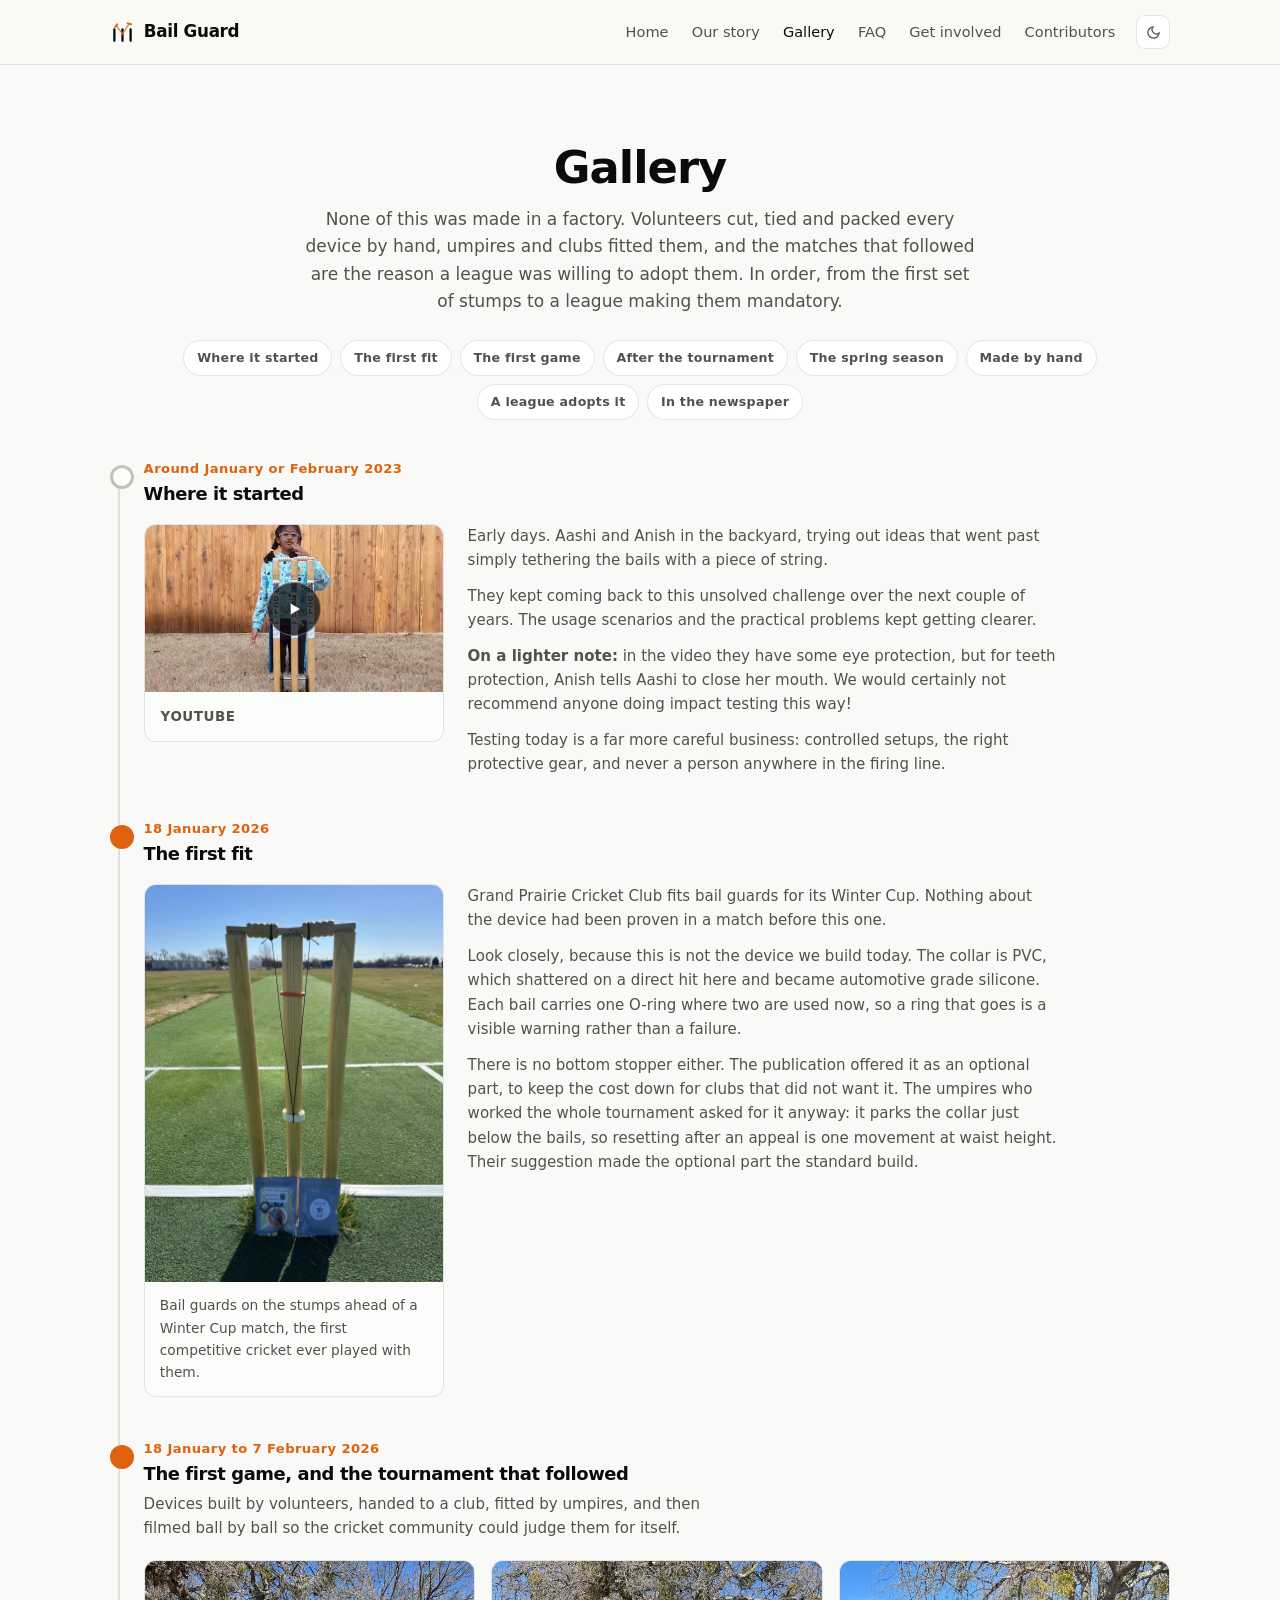
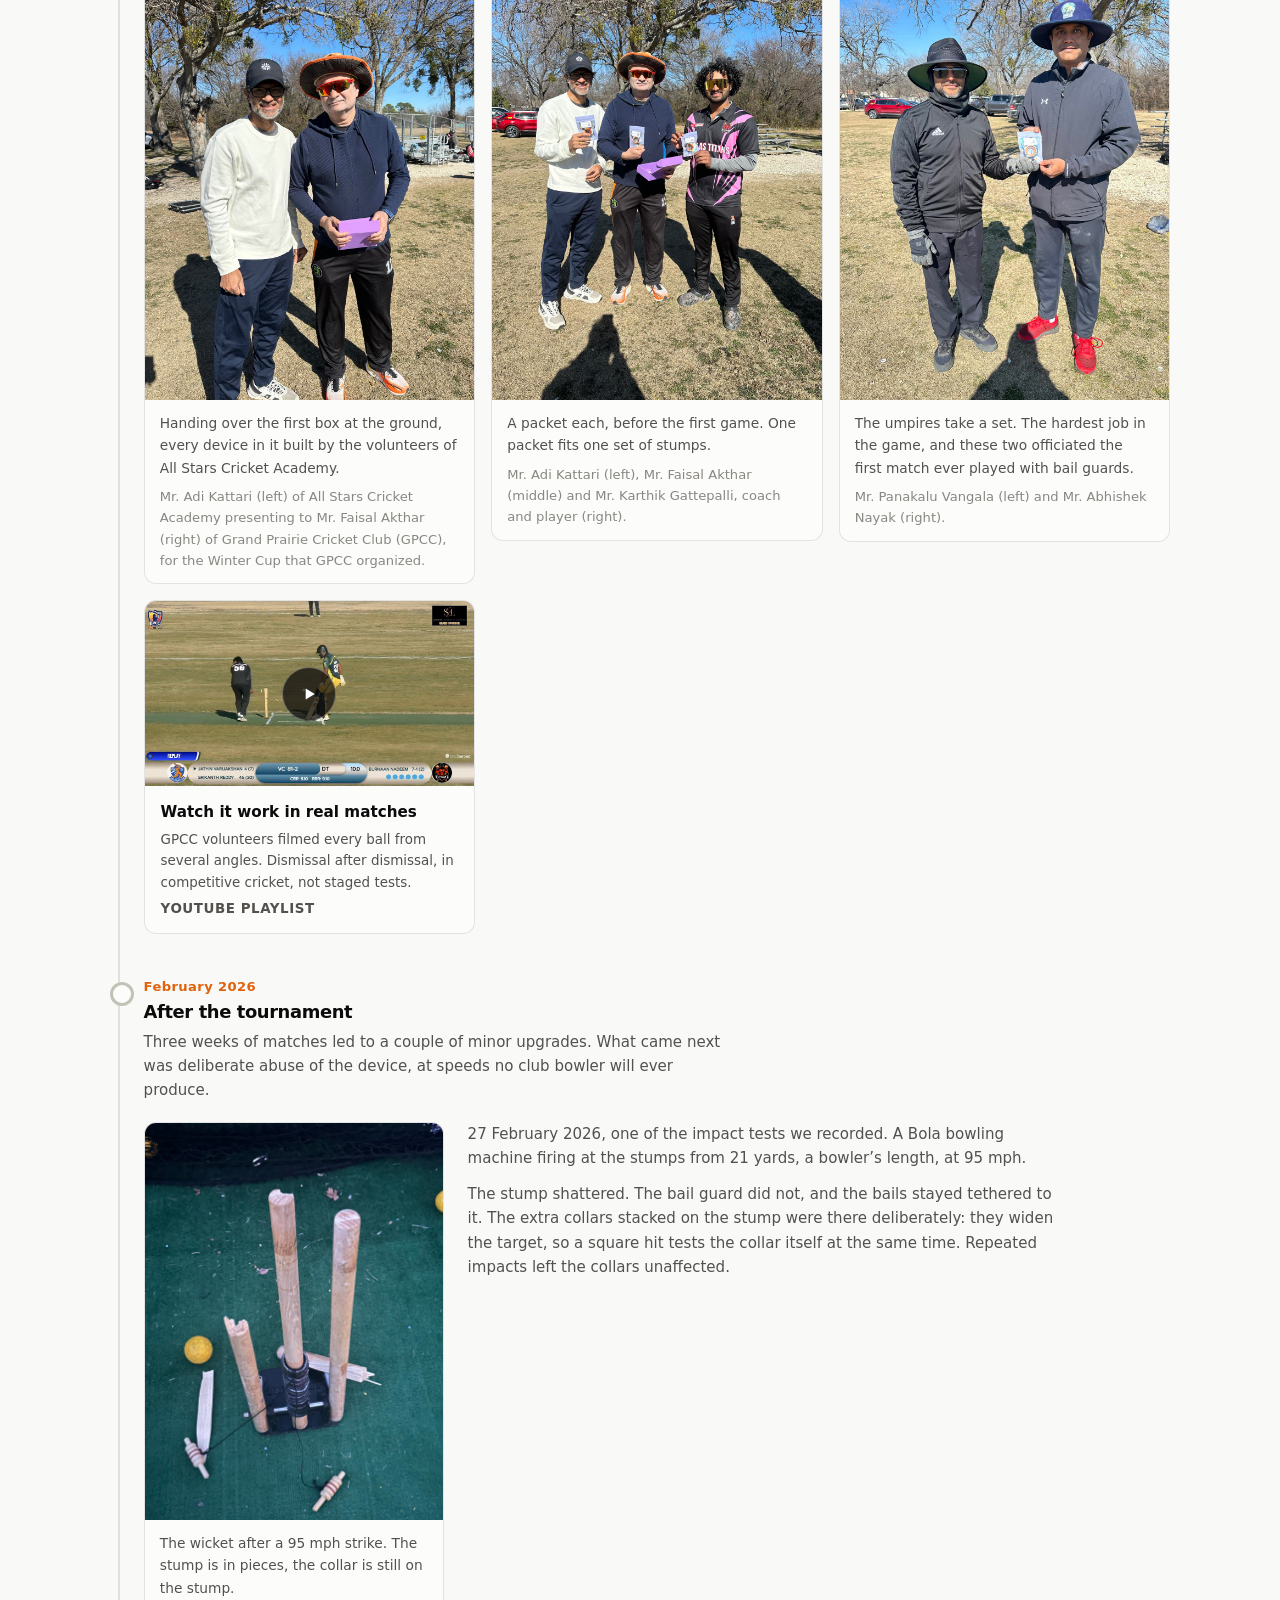
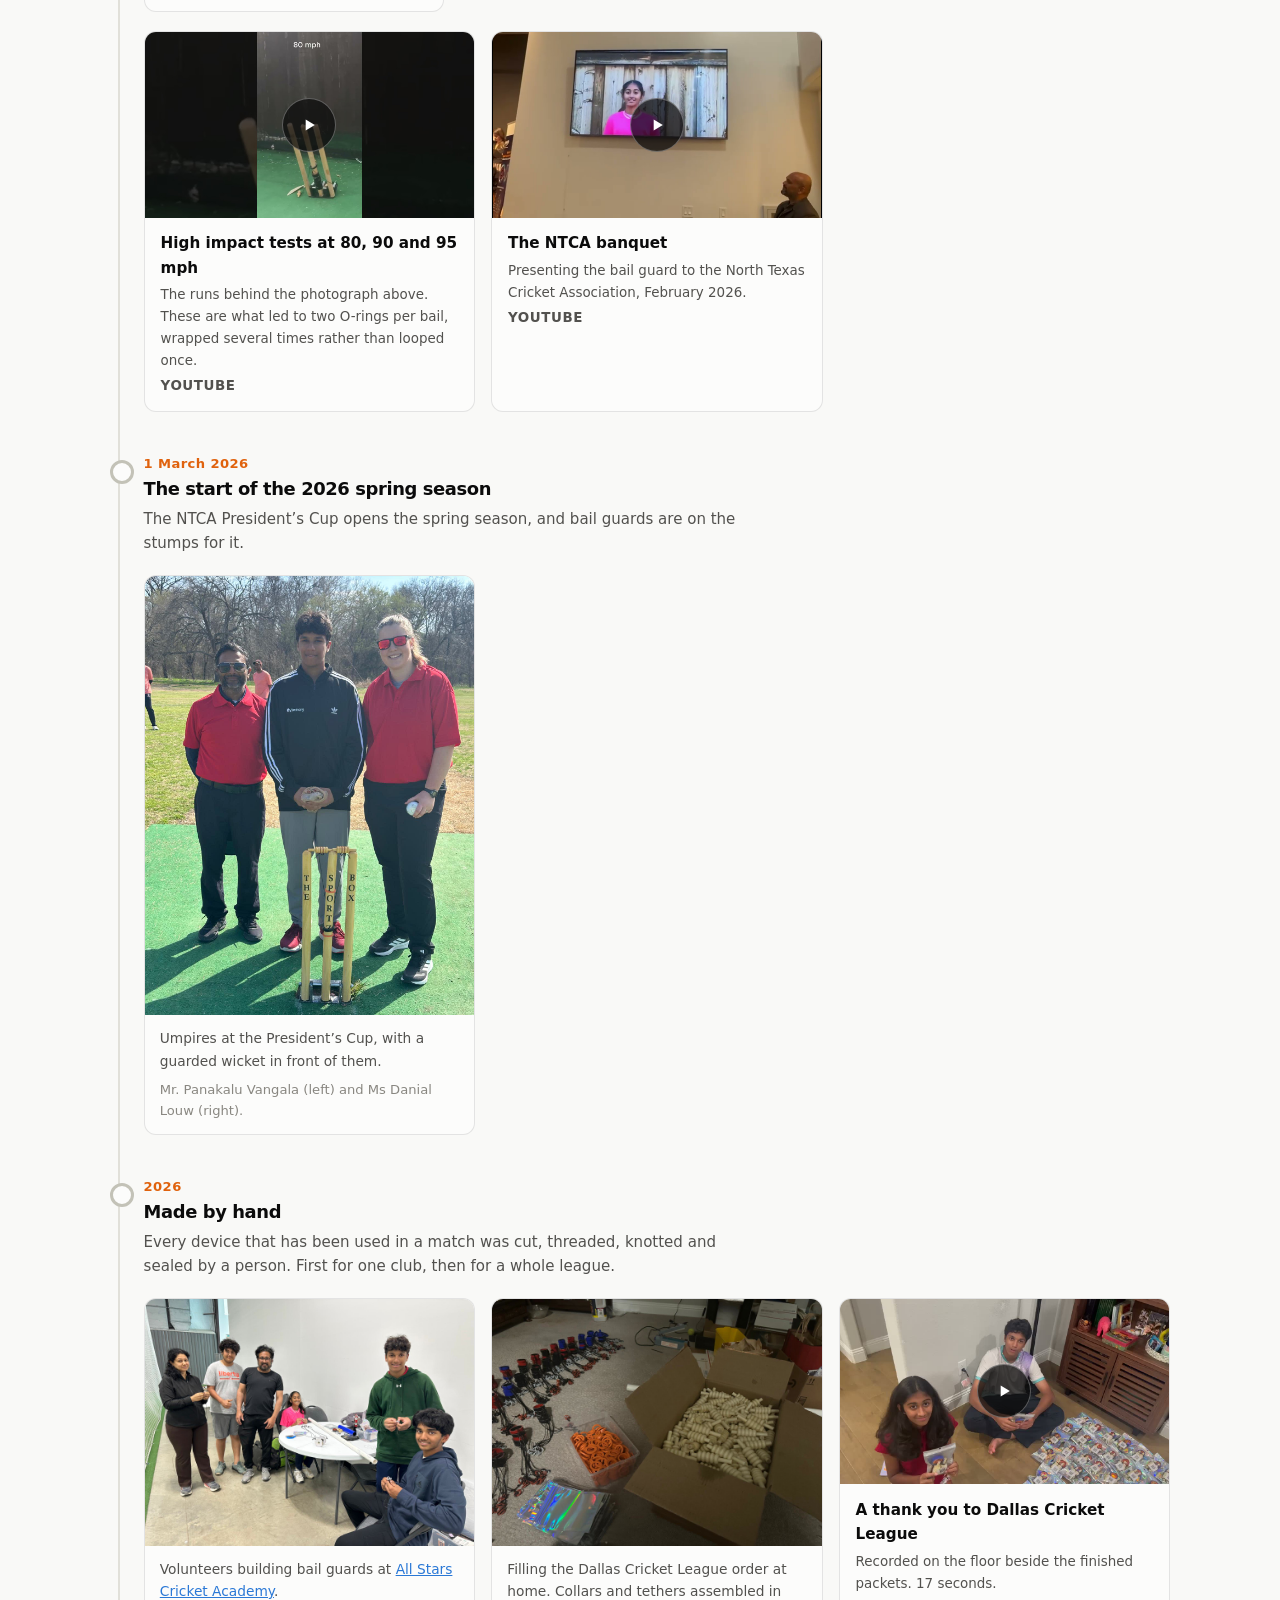
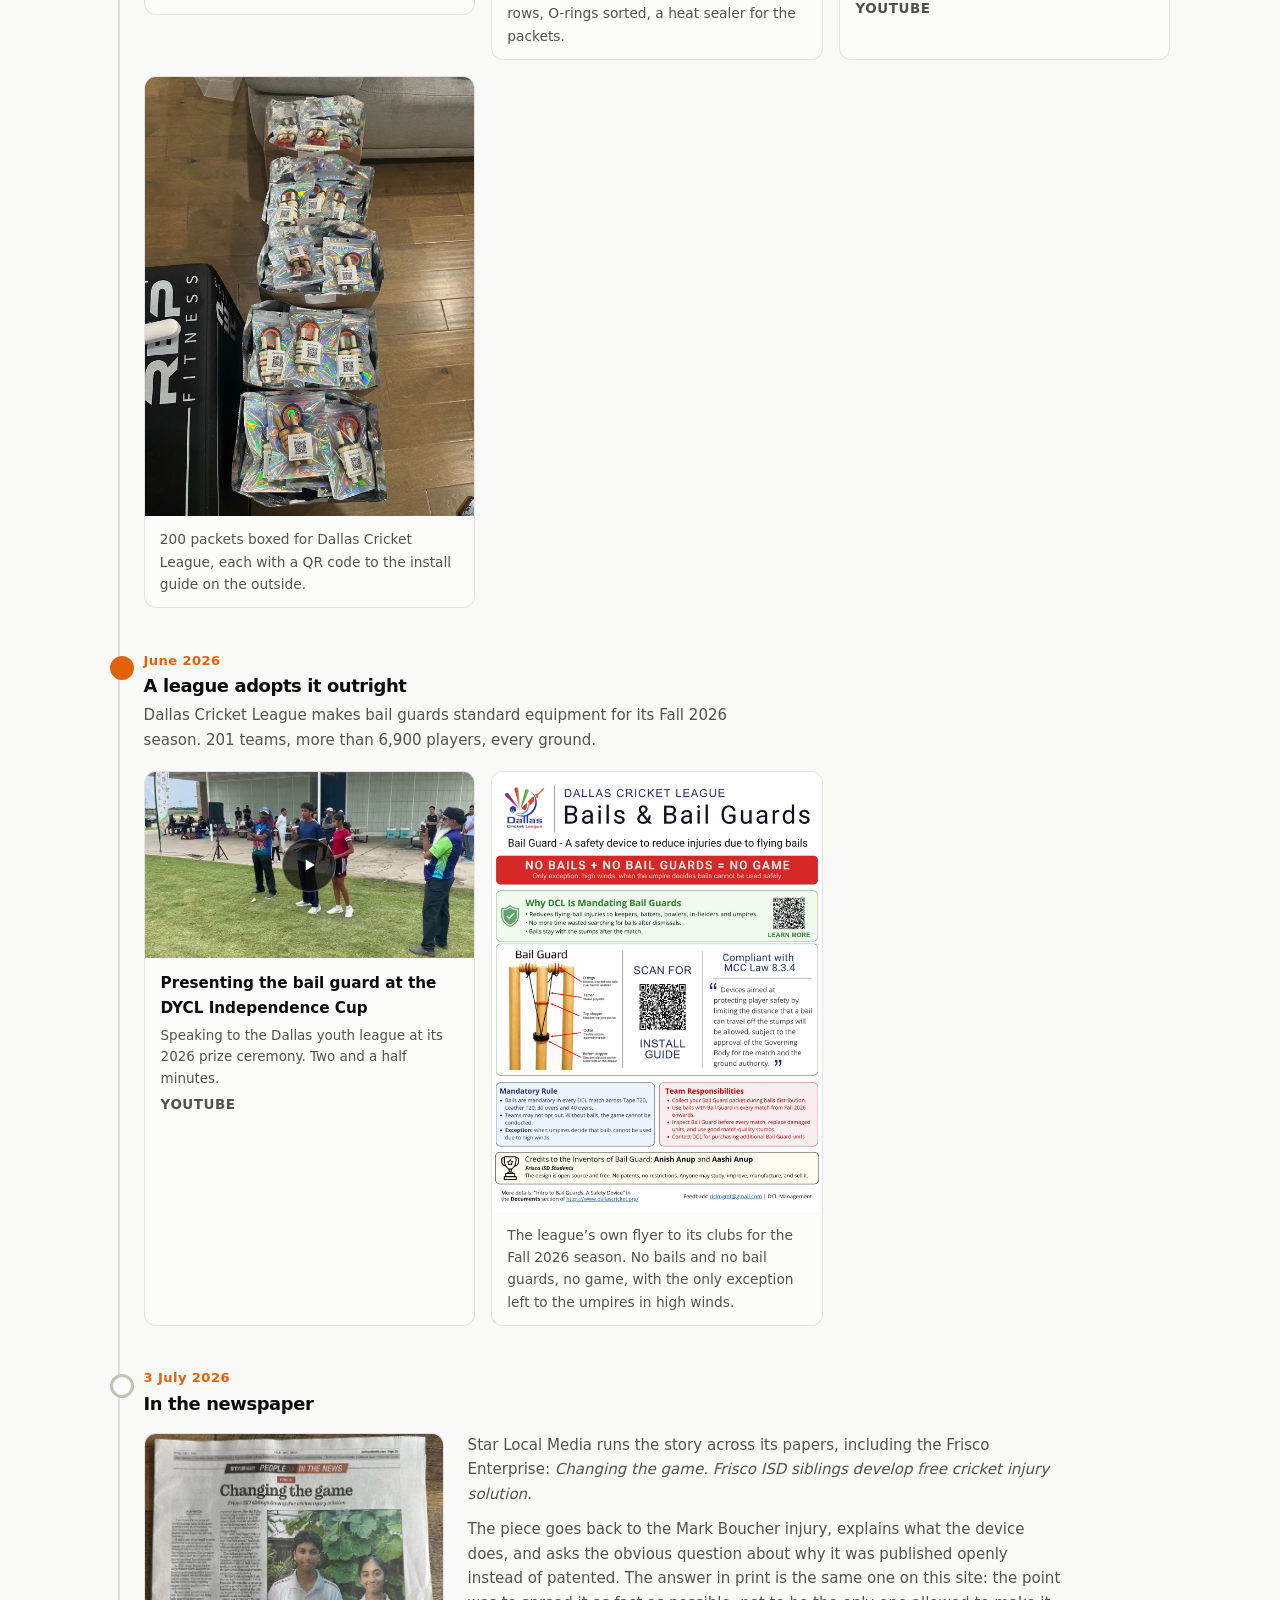
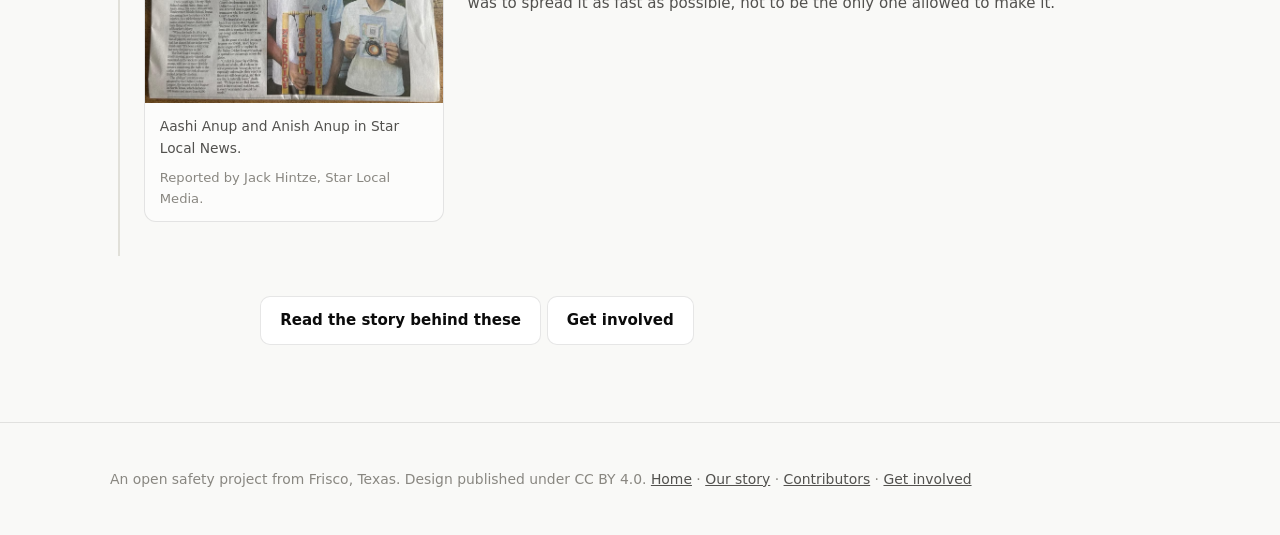
<file: gallery.html>
<!doctype html>
<html lang="en">
<head>
<meta charset="utf-8">
<meta name="viewport" content="width=device-width, initial-scale=1">
<title>Gallery: Bail Guard</title>
<meta name="description" content="Photographs and video from the first matches played with bail guards: the volunteers who built them, the umpires and clubs who used them, and the league that adopted them.">
<link rel="canonical" href="https://cricketbailguard.org/gallery.html">

<link rel="icon" href="/favicon.svg" type="image/svg+xml">
<link rel="icon" href="/favicon-32.png" sizes="32x32" type="image/png">
<link rel="apple-touch-icon" href="/apple-touch-icon.png">
<meta name="theme-color" content="#0d0d0d" media="(prefers-color-scheme: dark)">
<meta name="theme-color" content="#f9f9f7" media="(prefers-color-scheme: light)">

<meta property="og:type" content="website">
<meta property="og:site_name" content="Bail Guard">
<meta property="og:title" content="Gallery: Bail Guard">
<meta property="og:description" content="Photographs and video from the first matches played with bail guards: the volunteers who built them, the umpires and clubs who used them, and the league that adopted them.">
<meta property="og:url" content="https://cricketbailguard.org/gallery.html">
<meta property="og:image" content="https://cricketbailguard.org/images/og-cover.png">
<meta property="og:image:width" content="1200">
<meta property="og:image:height" content="630">
<meta property="og:image:alt" content="Bail Guard. Flying bail injuries, never again. An open safety design for cricket, free for anyone to build.">
<meta name="twitter:card" content="summary_large_image">
<meta name="twitter:title" content="Gallery: Bail Guard">
<meta name="twitter:description" content="Photographs and video from the first matches played with bail guards: the volunteers who built them, the umpires and clubs who used them, and the league that adopted them.">
<meta name="twitter:image" content="https://cricketbailguard.org/images/og-cover.png">

<link rel="stylesheet" href="styles.css?v=7">
<script>try{var t=localStorage.getItem('bg-theme');if(t)document.documentElement.setAttribute('data-theme',t)}catch(e){}</script>
</head>
<body>
<a class="skip" href="#main">Skip to content</a>

<nav class="nav"><div class="wrap nav-in">
  <a class="brand" href="index.html">
    <svg viewBox="0 0 24 24" fill="none" aria-hidden="true">
      <rect x="3.1" y="8" width="2.2" height="13" rx="1.1" fill="currentColor"/>
      <rect x="10.9" y="8" width="2.2" height="13" rx="1.1" fill="currentColor"/>
      <rect x="18.7" y="8" width="2.2" height="13" rx="1.1" fill="currentColor"/>
      <path d="M12 13.2 L6 5.4" stroke="var(--icon)" stroke-width="1" stroke-linecap="round"/>
      <path d="M12 13.2 L18.4 3.6" stroke="var(--icon)" stroke-width="1" stroke-linecap="round"/>
      <circle cx="12" cy="13.2" r="1.3" fill="var(--icon)"/>
      <rect x="3.3" y="4.5" width="5.2" height="1.8" rx=".9" fill="var(--icon)" transform="rotate(-52 5.9 5.4)"/>
      <rect x="15.9" y="2.7" width="5.2" height="1.8" rx=".9" fill="var(--icon)" transform="rotate(14 18.5 3.6)"/>
    </svg><span>Bail Guard</span></a>
  <div class="nav-links" id="navLinks">
    <a class="navlink" href="index.html">Home</a>
    <a class="navlink" href="story.html">Our story</a>
    <a class="navlink" href="gallery.html" aria-current="page">Gallery</a>
    <a class="navlink" href="faq.html">FAQ</a>
    <a class="navlink" href="get-one.html">Get involved</a>
    <a class="navlink" href="contributors.html">Contributors</a>
  </div>
  <button class="nav-toggle" id="navToggle" aria-expanded="false" aria-controls="navLinks">
    <svg width="17" height="17" viewBox="0 0 24 24" fill="none" stroke="currentColor" stroke-width="2.2" stroke-linecap="round" aria-hidden="true">
      <path d="M4 7h16M4 12h16M4 17h16"/>
    </svg><span>Menu</span>
  </button>
  <button class="theme-btn" id="themeBtn" aria-label="Toggle dark mode">
    <svg class="moon" width="15" height="15" viewBox="0 0 24 24" fill="none" stroke="currentColor" stroke-width="2" stroke-linecap="round" aria-hidden="true"><path d="M21 12.8A9 9 0 1 1 11.2 3a7 7 0 0 0 9.8 9.8Z"/></svg><svg class="sun" width="15" height="15" viewBox="0 0 24 24" fill="none" stroke="currentColor" stroke-width="2" stroke-linecap="round" aria-hidden="true"><circle cx="12" cy="12" r="4"/><path d="M12 2.6v2.1M12 19.3v2.1M4.9 4.9l1.5 1.5M17.6 17.6l1.5 1.5M2.6 12h2.1M19.3 12h2.1M4.9 19.1l1.5-1.5M17.6 6.4l1.5-1.5"/></svg>
  </button>
</div></nav>

<main id="main">

<section><div class="wrap">
  <div class="sec-head center">
    <h1 style="font-size:clamp(1.9rem,4vw,2.8rem)">Gallery</h1>
    <p>None of this was made in a factory. Volunteers cut, tied and packed every device by hand, umpires and clubs fitted them, and the matches that followed are the reason a league was willing to adopt them. In order, from the first set of stumps to a league making them mandatory.</p>
    <nav class="gjump" aria-label="Jump to a stage">
      <a href="#origin">Where it started</a>
      <a href="#first-fit">The first fit</a>
      <a href="#first-game">The first game</a>
      <a href="#after">After the tournament</a>
      <a href="#spring">The spring season</a>
      <a href="#by-hand">Made by hand</a>
      <a href="#adopted">A league adopts it</a>
      <a href="#newspaper">In the newspaper</a>
    </nav>
  </div>

  <div class="todo narrow">
    <b>Anish:</b> several photographs show identifiable people, and two show children. Please confirm you have permission from everyone identifiable, and from a parent for anyone under 18, before this page goes public. The young player in the President&rsquo;s Cup photograph is deliberately not named.
  </div>

  <div class="gtl">

    <div class="gstage" id="origin">
      <span class="when">Around January or February 2023</span>
      <h2>Where it started</h2>
      <div class="gsplit">
        <div class="gal">
          <a class="vlink" href="https://youtu.be/xSSIeN2fDC4" target="_blank" rel="noopener"
             aria-label="Watch the early backyard experiments on YouTube">
            <span class="thumb">
              <img src="images/gallery/yt-origin-2023.jpg" width="848" height="478" loading="lazy" decoding="async"
                   alt="A backyard with a wooden fence and dry winter grass: a child stands behind a set of stumps fitted with an early collar and tether.">
              <span class="play" aria-hidden="true"><svg width="20" height="20" viewBox="0 0 24 24" fill="currentColor"><path d="M8 5.5v13l11-6.5z"/></svg></span>
            </span>
            <span class="body"><span class="host">YouTube</span></span>
          </a>
        </div>
        <div class="gnote">
          <p>Early days. Aashi and Anish in the backyard, trying out ideas that went past simply tethering the bails with a piece of string.</p>
          <p>They kept coming back to this unsolved challenge over the next couple of years. The usage scenarios and the practical problems kept getting clearer.</p>
          <p><b>On a lighter note:</b> in the video they have some eye protection, but for teeth protection, Anish tells Aashi to close her mouth. We would certainly not recommend anyone doing impact testing this way!</p>
          <p>Testing today is a far more careful business: controlled setups, the right protective gear, and never a person anywhere in the firing line.</p>
        </div>
      </div>
    </div>

    <div class="gstage key" id="first-fit">
      <span class="when">18 January 2026</span>
      <h2>The first fit</h2>
      <div class="gsplit">
        <div class="gal">
          <figure>
            <button class="zoom" type="button">
              <img src="images/gallery/0005-first-fit-gpcc-winter-cup.jpg" width="1200" height="1600" loading="lazy" decoding="async"
                   alt="Three stumps on a matting pitch with a bail guard fitted: a black tether runs from each bail down to an orange stopper and a white collar on the middle stump. Two packets rest against the base of the stumps.">
            </button>
            <figcaption>Bail guards on the stumps ahead of a Winter Cup match, the first competitive cricket ever played with them.</figcaption>
          </figure>
        </div>
        <div class="gnote">
          <p>Grand Prairie Cricket Club fits bail guards for its Winter Cup. Nothing about the device had been proven in a match before this one.</p>
          <p>Look closely, because this is not the device we build today. The collar is PVC, which shattered on a direct hit here and became automotive grade silicone. Each bail carries one O-ring where two are used now, so a ring that goes is a visible warning rather than a failure.</p>
          <p>There is no bottom stopper either. The publication offered it as an optional part, to keep the cost down for clubs that did not want it. The umpires who worked the whole tournament asked for it anyway: it parks the collar just below the bails, so resetting after an appeal is one movement at waist height. Their suggestion made the optional part the standard build.</p>
        </div>
      </div>
    </div>

    <div class="gstage key" id="first-game">
      <span class="when">18 January to 7 February 2026</span>
      <h2>The first game, and the tournament that followed</h2>
      <p>Devices built by volunteers, handed to a club, fitted by umpires, and then filmed ball by ball so the cricket community could judge them for itself.</p>
      <div class="gal">

        <figure>
          <button class="zoom" type="button">
            <img src="images/gallery/0010-gpcc-first-game-1.jpg" width="1200" height="1600" loading="lazy" decoding="async"
                 alt="Two men standing beside the ground on a bright winter day, one holding a box of bail guard packets.">
          </button>
          <figcaption>Handing over the first box at the ground, every device in it built by the volunteers of All Stars Cricket Academy.
            <span class="cap-who">Mr. Adi Kattari (left) of All Stars Cricket Academy presenting to Mr. Faisal Akthar (right) of Grand Prairie Cricket Club (GPCC), for the Winter Cup that GPCC organized.</span></figcaption>
        </figure>

        <figure>
          <button class="zoom" type="button">
            <img src="images/gallery/0015-gpcc-first-game-2.jpg" width="1200" height="1600" loading="lazy" decoding="async"
                 alt="Three people at the ground, each holding up a sealed bail guard packet, with a box of packets between them.">
          </button>
          <figcaption>A packet each, before the first game. One packet fits one set of stumps.
            <span class="cap-who">Mr. Adi Kattari (left), Mr. Faisal Akthar (middle) and Mr. Karthik Gattepalli, coach and player (right).</span></figcaption>
        </figure>

        <figure>
          <button class="zoom" type="button">
            <img src="images/gallery/0020-gpcc-first-game-umpires.jpg" width="1200" height="1600" loading="lazy" decoding="async"
                 alt="Two umpires in cold weather gear and wide brimmed hats, holding a bail guard packet between them.">
          </button>
          <figcaption>The umpires take a set. The hardest job in the game, and these two officiated the first match ever played with bail guards.
            <span class="cap-who">Mr. Panakalu Vangala (left) and Mr. Abhishek Nayak (right).</span></figcaption>
        </figure>

        <a class="vlink" href="https://www.youtube.com/playlist?list=PLcYYPWle7j_DAocfHTG9aT0MmcTBm5-Ny" target="_blank" rel="noopener">
          <span class="thumb">
            <img src="images/gallery/yt-match-highlights.jpg" width="1280" height="720" loading="lazy" decoding="async"
                 alt="Still from a match stream: a batter beaten by a delivery as the bails come off, with the live scoreboard along the bottom.">
            <span class="play" aria-hidden="true"><svg width="20" height="20" viewBox="0 0 24 24" fill="currentColor"><path d="M8 5.5v13l11-6.5z"/></svg></span>
          </span>
          <span class="body"><b>Watch it work in real matches</b>
            <span>GPCC volunteers filmed every ball from several angles. Dismissal after dismissal, in competitive cricket, not staged tests.</span>
            <span class="host">YouTube playlist</span></span>
        </a>

      </div>
    </div>

    <div class="gstage" id="after">
      <span class="when">February 2026</span>
      <h2>After the tournament</h2>
      <p>Three weeks of matches led to a couple of minor upgrades. What came next was deliberate abuse of the device, at speeds no club bowler will ever produce.</p>

      <div class="gsplit">
        <div class="gal">
          <figure>
            <button class="zoom" type="button">
              <img src="images/gallery/0023-impact-test-95mph.jpg" width="1200" height="1600" loading="lazy" decoding="async"
                   alt="After an impact test: the off stump snapped in two on the matting, the middle stump still standing with the bail guard collar wrapped around it, tethered bails lying either side.">
            </button>
            <figcaption>The wicket after a 95 mph strike. The stump is in pieces, the collar is still on the stump.</figcaption>
          </figure>
        </div>
        <div class="gnote">
          <p>27 February 2026, one of the impact tests we recorded. A Bola bowling machine firing at the stumps from 21 yards, a bowler&rsquo;s length, at 95 mph.</p>
          <p>The stump shattered. The bail guard did not, and the bails stayed tethered to it. The extra collars stacked on the stump were there deliberately: they widen the target, so a square hit tests the collar itself at the same time. Repeated impacts left the collars unaffected.</p>
        </div>
      </div>

      <div class="gal">

        <a class="vlink" href="https://youtu.be/v-XQGnFnwYA" target="_blank" rel="noopener">
          <span class="thumb">
            <img src="images/gallery/yt-impact-tests.jpg" width="1280" height="720" loading="lazy" decoding="async"
                 alt="Still from the impact test video: a set of stumps in an indoor net, captioned 80 mph.">
            <span class="play" aria-hidden="true"><svg width="20" height="20" viewBox="0 0 24 24" fill="currentColor"><path d="M8 5.5v13l11-6.5z"/></svg></span>
          </span>
          <span class="body"><b>High impact tests at 80, 90 and 95 mph</b>
            <span>The runs behind the photograph above. These are what led to two O-rings per bail, wrapped several times rather than looped once.</span>
            <span class="host">YouTube</span></span>
        </a>

        <a class="vlink" href="https://youtu.be/SwD8HJeOaq8" target="_blank" rel="noopener">
          <span class="thumb">
            <img src="images/gallery/yt-ntca-banquet.jpg" width="1280" height="720" loading="lazy" decoding="async"
                 alt="Still from the banquet: a presentation video playing on a large screen in the hall, with guests watching.">
            <span class="play" aria-hidden="true"><svg width="20" height="20" viewBox="0 0 24 24" fill="currentColor"><path d="M8 5.5v13l11-6.5z"/></svg></span>
          </span>
          <span class="body"><b>The NTCA banquet</b>
            <span>Presenting the bail guard to the North Texas Cricket Association, February 2026.</span>
            <span class="host">YouTube</span></span>
        </a>

      </div>
    </div>

    <div class="gstage" id="spring">
      <span class="when">1 March 2026</span>
      <h2>The start of the 2026 spring season</h2>
      <p>The NTCA President&rsquo;s Cup opens the spring season, and bail guards are on the stumps for it.</p>
      <div class="gal">
        <figure>
          <button class="zoom" type="button">
            <img src="images/gallery/0025-umpires-ntca-presidents-cup.jpg" width="1200" height="1600" loading="lazy" decoding="async"
                 alt="Two umpires in red shirts and a young player standing behind a set of stumps on a matting pitch, the bails tethered by a bail guard.">
          </button>
          <figcaption>Umpires at the President&rsquo;s Cup, with a guarded wicket in front of them.
            <span class="cap-who">Mr. Panakalu Vangala (left) and Ms Danial Louw (right).</span></figcaption>
        </figure>
      </div>
    </div>

    <div class="gstage" id="by-hand">
      <span class="when">2026</span>
      <h2>Made by hand</h2>
      <p>Every device that has been used in a match was cut, threaded, knotted and sealed by a person. First for one club, then for a whole league.</p>
      <div class="gal">

        <figure>
          <button class="zoom" type="button">
            <img src="images/gallery/0030-volunteers-allstars-frisco.jpg" width="1600" height="1200" loading="lazy" decoding="async"
                 alt="Six volunteers, adults and teenagers, around a folding table in an indoor cricket facility, threading tethers and O-rings by hand.">
          </button>
          <figcaption>Volunteers building bail guards at <a href="https://visitallstars.com/" target="_blank" rel="noopener">All Stars Cricket Academy</a>.</figcaption>
        </figure>

        <figure>
          <button class="zoom" type="button">
            <img src="images/gallery/0035-making-for-dcl-at-home.jpg" width="1600" height="1200" loading="lazy" decoding="async"
                 alt="A living room floor covered in bail guard parts: rows of assembled collars and tethers, a tub of orange O-rings, a box of bails, empty packets and a heat sealer.">
          </button>
          <figcaption>Filling the Dallas Cricket League order at home. Collars and tethers assembled in rows, O-rings sorted, a heat sealer for the packets.</figcaption>
        </figure>

        <a class="vlink" href="https://youtu.be/0gvG2e5vxpo" target="_blank" rel="noopener">
          <span class="thumb">
            <img src="images/gallery/0040-thankyou-to-dcl.jpg" width="1024" height="576" loading="lazy" decoding="async"
                 alt="Two of us sitting on the floor at home beside rows of finished, packaged bail guards.">
            <span class="play" aria-hidden="true"><svg width="20" height="20" viewBox="0 0 24 24" fill="currentColor"><path d="M8 5.5v13l11-6.5z"/></svg></span>
          </span>
          <span class="body"><b>A thank you to Dallas Cricket League</b>
            <span>Recorded on the floor beside the finished packets. 17 seconds.</span>
            <span class="host">YouTube</span></span>
        </a>

        <figure>
          <button class="zoom" type="button">
            <img src="images/gallery/0045-packaged-for-dcl.jpg" width="1200" height="1600" loading="lazy" decoding="async"
                 alt="Five open boxes on a wooden floor, each filled with sealed foil packets containing a bail guard and a QR code labelled Scan for install guide.">
          </button>
          <figcaption>200 packets boxed for Dallas Cricket League, each with a QR code to the install guide on the outside.</figcaption>
        </figure>

      </div>
    </div>

    <div class="gstage key" id="adopted">
      <span class="when">June 2026</span>
      <h2>A league adopts it outright</h2>
      <p>Dallas Cricket League makes bail guards standard equipment for its Fall 2026 season. 201 teams, more than 6,900 players, every ground.</p>
      <div class="gal">

        <a class="vlink" href="https://youtu.be/JNW4ibEwHVw" target="_blank" rel="noopener">
          <span class="thumb">
            <img src="images/gallery/0050-dycl-2026-prize-ceremony.jpg" width="1024" height="576" loading="lazy" decoding="async"
                 alt="A prize ceremony on the outfield: young players lined up with a microphone, watched by parents and officials under a pavilion.">
            <span class="play" aria-hidden="true"><svg width="20" height="20" viewBox="0 0 24 24" fill="currentColor"><path d="M8 5.5v13l11-6.5z"/></svg></span>
          </span>
          <span class="body"><b>Presenting the bail guard at the DYCL Independence Cup</b>
            <span>Speaking to the Dallas youth league at its 2026 prize ceremony. Two and a half minutes.</span>
            <span class="host">YouTube</span></span>
        </a>

        <figure>
          <button class="zoom" type="button">
            <img src="images/gallery/0055-dcl-flyer-fall-2026.jpg" width="1200" height="1600" loading="lazy" decoding="async"
                 alt="Dallas Cricket League flyer titled Bails and Bail Guards. A red banner reads no bails plus no bail guards equals no game. Panels explain why DCL is mandating them, label the parts of the device, quote MCC Law 8.3.4, and credit the inventors.">
          </button>
          <figcaption>The league&rsquo;s own flyer to its clubs for the Fall 2026 season. No bails and no bail guards, no game, with the only exception left to the umpires in high winds.</figcaption>
        </figure>

      </div>
    </div>

    <div class="gstage" id="newspaper">
      <span class="when">3 July 2026</span>
      <h2>In the newspaper</h2>
      <div class="gsplit">
        <div class="gal">
          <figure>
            <button class="zoom" type="button">
              <img src="images/gallery/0060-in-the-newspaper.jpg" width="1271" height="1146" loading="lazy" decoding="async"
                   alt="A newspaper page headlined Changing the game, Frisco ISD siblings develop free cricket injury solution, with a photograph of Aashi and Anish Anup holding a set of stumps fitted with a bail guard and a packaged device.">
            </button>
            <figcaption>Aashi Anup and Anish Anup in Star Local News.
              <span class="cap-who">Reported by Jack Hintze, Star Local Media.</span></figcaption>
          </figure>
        </div>
        <div class="gnote">
          <p>Star Local Media runs the story across its papers, including the Frisco Enterprise: <i>Changing the game. Frisco ISD siblings develop free cricket injury solution.</i></p>
          <p>The piece goes back to the Mark Boucher injury, explains what the device does, and asks the obvious question about why it was published openly instead of patented. The answer in print is the same one on this site: the point was to spread it as fast as possible, not to be the only one allowed to make it.</p>
        </div>
      </div>
    </div>

  </div>

  <p class="narrow" style="margin-top:2rem">
    <a class="btn btn-ghost" href="story.html">Read the story behind these</a>
    <a class="btn btn-ghost" href="get-one.html">Get involved</a>
  </p>
</div></section>

</main>

<footer><div class="wrap">
  <p>An open safety project from Frisco, Texas. Design published under CC BY 4.0.
     <a href="index.html">Home</a> &middot;
     <a href="story.html">Our story</a> &middot;
     <a href="contributors.html">Contributors</a> &middot;
     <a href="get-one.html">Get involved</a></p>
</div></footer>

<script src="app.js?v=4"></script>
</body>
</html>
</file>
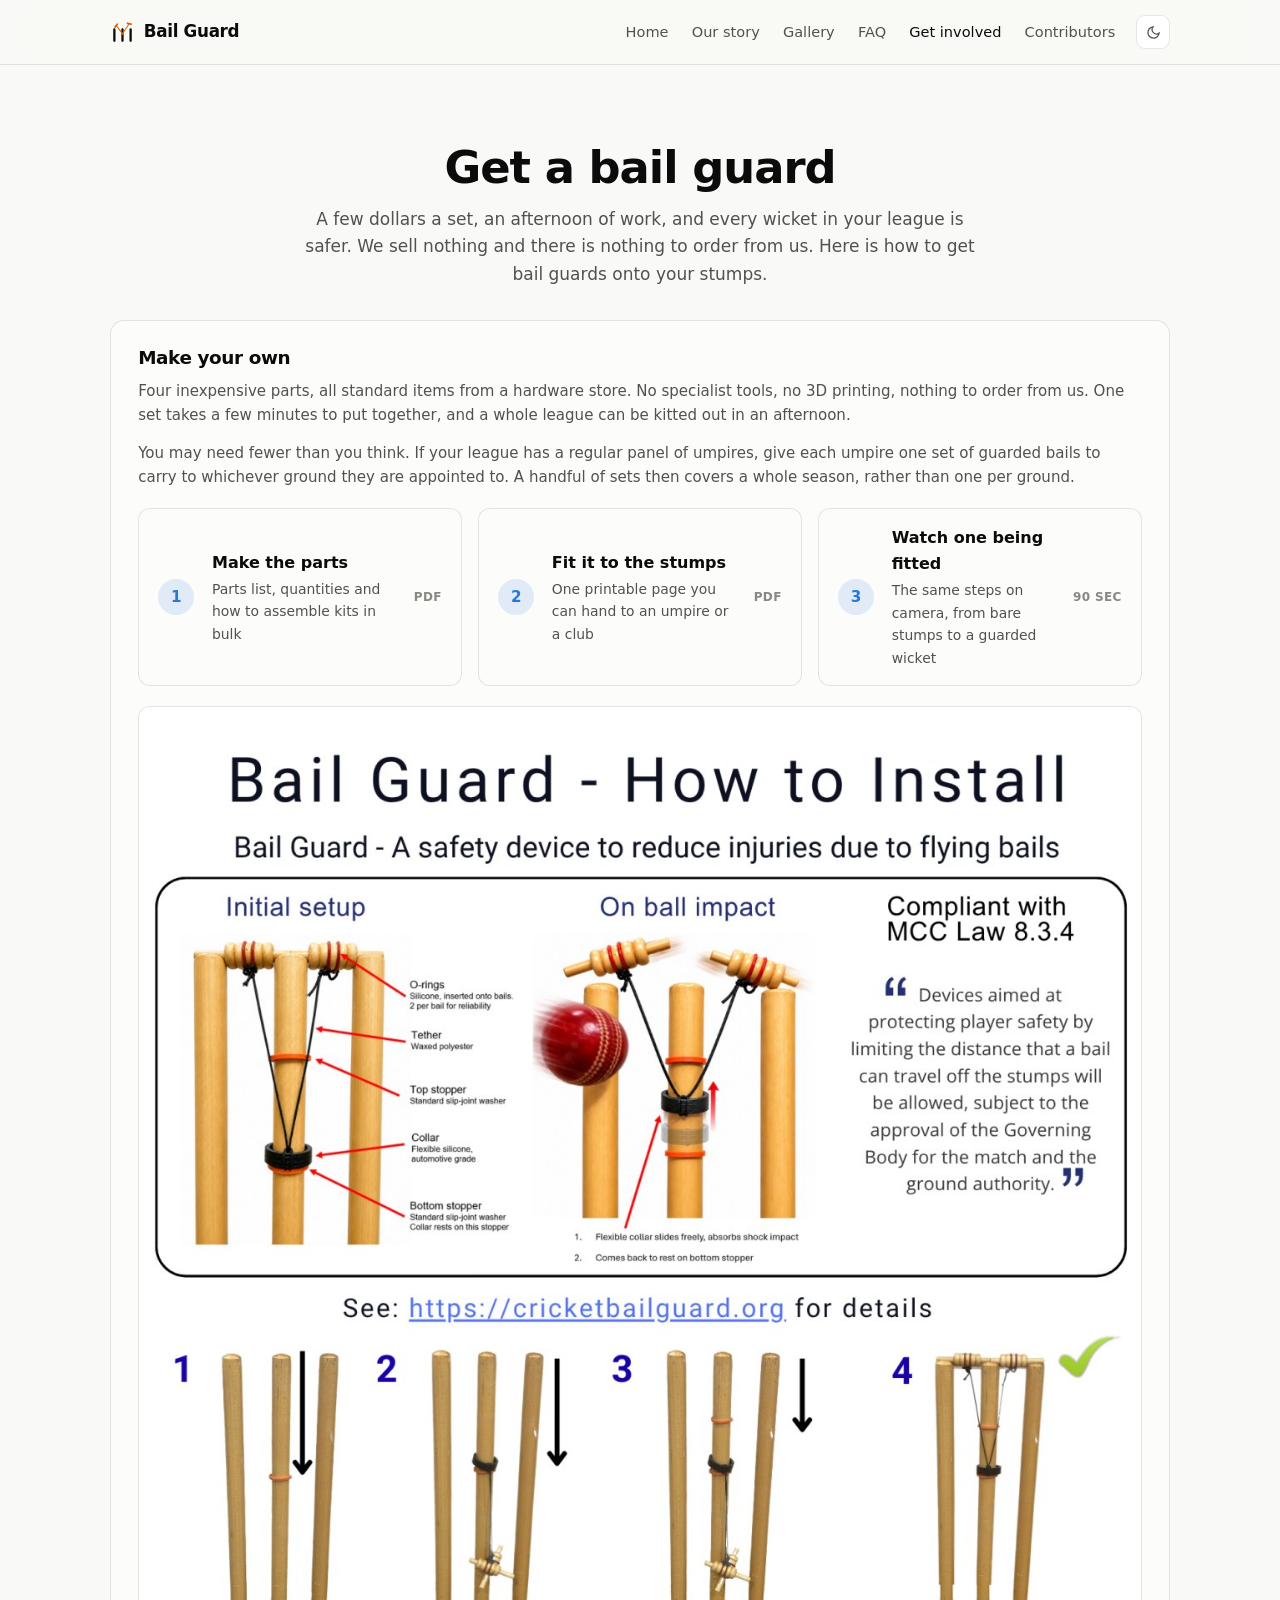
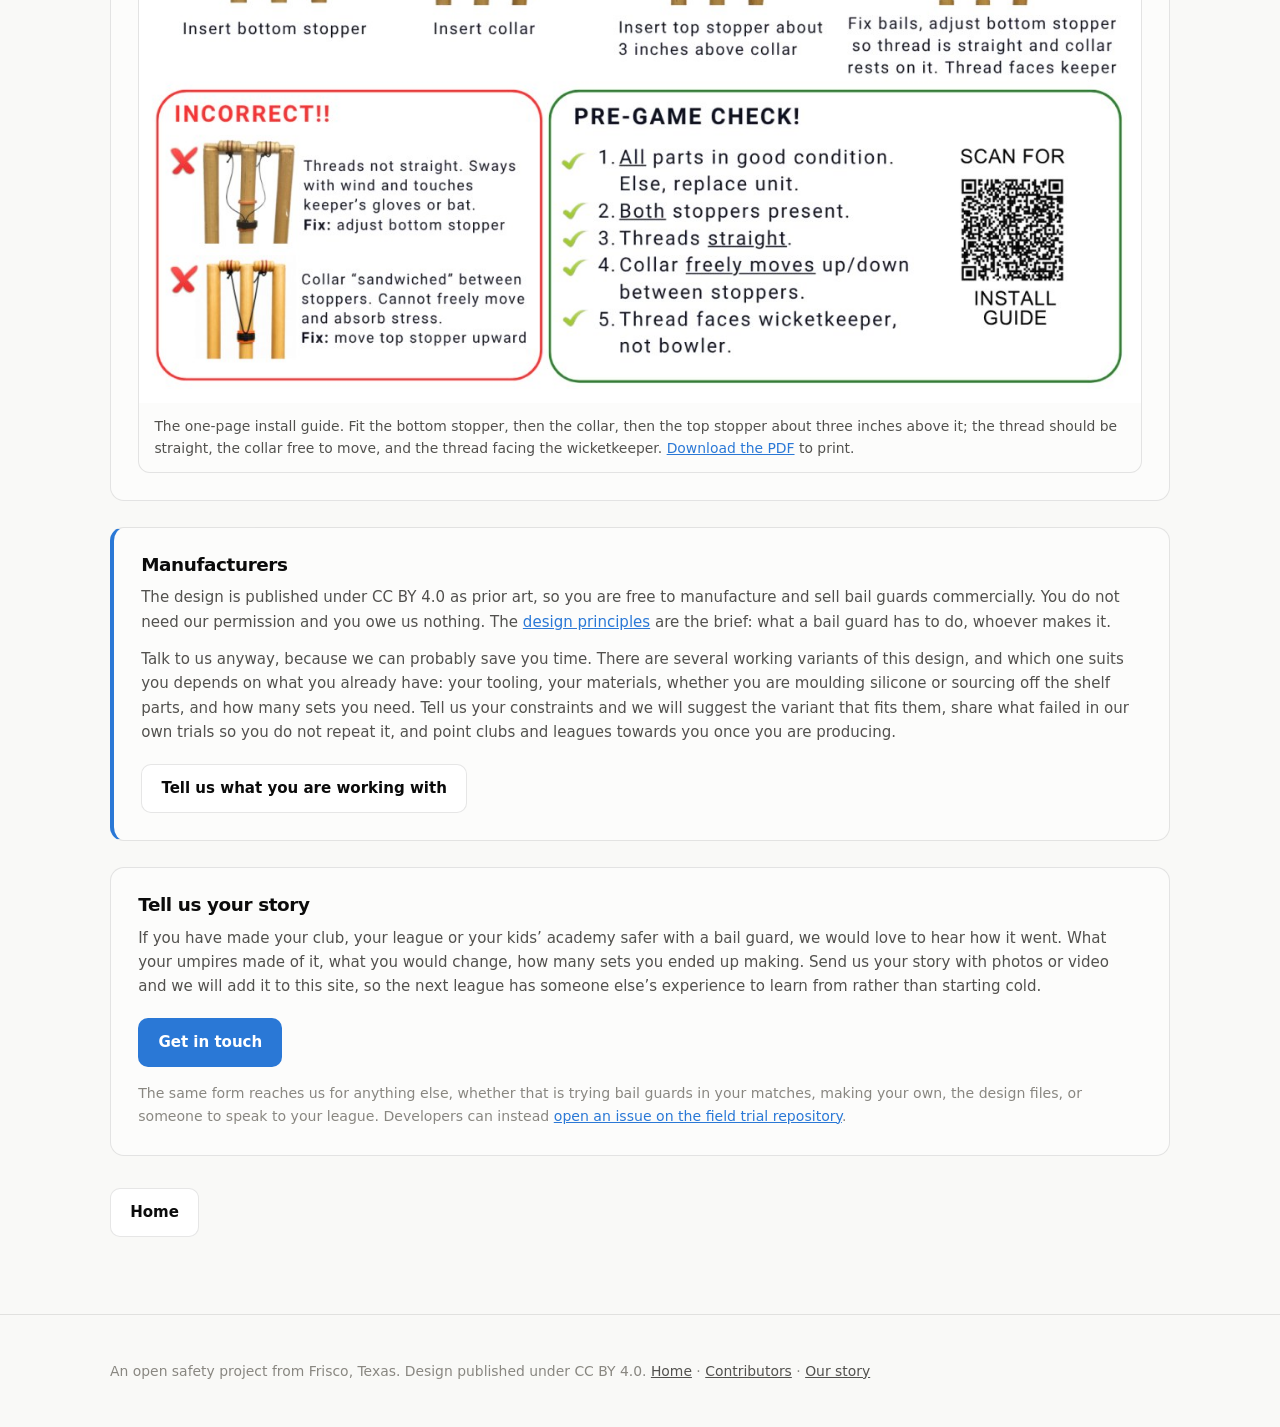
<file: get-one.html>
<!doctype html>
<html lang="en">
<head>
<meta charset="utf-8">
<meta name="viewport" content="width=device-width, initial-scale=1">
<title>Get a bail guard</title>
<meta name="description" content="How to make, obtain or manufacture bail guards. The design is free and open, and we sell nothing.">
<link rel="canonical" href="https://cricketbailguard.org/get-one.html">

<link rel="icon" href="/favicon.svg" type="image/svg+xml">
<link rel="icon" href="/favicon-32.png" sizes="32x32" type="image/png">
<link rel="apple-touch-icon" href="/apple-touch-icon.png">
<meta name="theme-color" content="#0d0d0d" media="(prefers-color-scheme: dark)">
<meta name="theme-color" content="#f9f9f7" media="(prefers-color-scheme: light)">

<meta property="og:type" content="website">
<meta property="og:site_name" content="Bail Guard">
<meta property="og:title" content="Get a bail guard">
<meta property="og:description" content="How to make, obtain or manufacture bail guards. The design is free and open, and we sell nothing.">
<meta property="og:url" content="https://cricketbailguard.org/get-one.html">
<meta property="og:image" content="https://cricketbailguard.org/images/og-cover.png">
<meta property="og:image:width" content="1200">
<meta property="og:image:height" content="630">
<meta property="og:image:alt" content="Bail Guard. Flying bail injuries, never again. An open safety design for cricket, free for anyone to build.">
<meta name="twitter:card" content="summary_large_image">
<meta name="twitter:title" content="Get a bail guard">
<meta name="twitter:description" content="How to make, obtain or manufacture bail guards. The design is free and open, and we sell nothing.">
<meta name="twitter:image" content="https://cricketbailguard.org/images/og-cover.png">

<link rel="stylesheet" href="styles.css?v=7">
<script>try{var t=localStorage.getItem('bg-theme');if(t)document.documentElement.setAttribute('data-theme',t)}catch(e){}</script>
</head>
<body>
<a class="skip" href="#main">Skip to content</a>

<nav class="nav"><div class="wrap nav-in">
  <a class="brand" href="index.html">
    <svg viewBox="0 0 24 24" fill="none" aria-hidden="true">
      <rect x="3.1" y="8" width="2.2" height="13" rx="1.1" fill="currentColor"/>
      <rect x="10.9" y="8" width="2.2" height="13" rx="1.1" fill="currentColor"/>
      <rect x="18.7" y="8" width="2.2" height="13" rx="1.1" fill="currentColor"/>
      <path d="M12 13.2 L6 5.4" stroke="var(--icon)" stroke-width="1" stroke-linecap="round"/>
      <path d="M12 13.2 L18.4 3.6" stroke="var(--icon)" stroke-width="1" stroke-linecap="round"/>
      <circle cx="12" cy="13.2" r="1.3" fill="var(--icon)"/>
      <rect x="3.3" y="4.5" width="5.2" height="1.8" rx=".9" fill="var(--icon)" transform="rotate(-52 5.9 5.4)"/>
      <rect x="15.9" y="2.7" width="5.2" height="1.8" rx=".9" fill="var(--icon)" transform="rotate(14 18.5 3.6)"/>
    </svg><span>Bail Guard</span></a>
  <div class="nav-links" id="navLinks">
    <a class="navlink" href="index.html">Home</a>
    <a class="navlink" href="story.html">Our story</a>
    <a class="navlink" href="gallery.html">Gallery</a>
    <a class="navlink" href="faq.html">FAQ</a>
    <a class="navlink" href="get-one.html" aria-current="page">Get involved</a>
    <a class="navlink" href="contributors.html">Contributors</a>
  </div>
  <button class="nav-toggle" id="navToggle" aria-expanded="false" aria-controls="navLinks">
    <svg width="17" height="17" viewBox="0 0 24 24" fill="none" stroke="currentColor" stroke-width="2.2" stroke-linecap="round" aria-hidden="true">
      <path d="M4 7h16M4 12h16M4 17h16"/>
    </svg><span>Menu</span>
  </button>
  <button class="theme-btn" id="themeBtn" aria-label="Toggle dark mode">
    <svg class="moon" width="15" height="15" viewBox="0 0 24 24" fill="none" stroke="currentColor" stroke-width="2" stroke-linecap="round" aria-hidden="true"><path d="M21 12.8A9 9 0 1 1 11.2 3a7 7 0 0 0 9.8 9.8Z"/></svg><svg class="sun" width="15" height="15" viewBox="0 0 24 24" fill="none" stroke="currentColor" stroke-width="2" stroke-linecap="round" aria-hidden="true"><circle cx="12" cy="12" r="4"/><path d="M12 2.6v2.1M12 19.3v2.1M4.9 4.9l1.5 1.5M17.6 17.6l1.5 1.5M2.6 12h2.1M19.3 12h2.1M4.9 19.1l1.5-1.5M17.6 6.4l1.5-1.5"/></svg>
  </button>
</div></nav>

<main id="main">

<section><div class="wrap">
  <div class="sec-head center">
    <h1 style="font-size:clamp(1.9rem,4vw,2.8rem)">Get a bail guard</h1>
    <p>A few dollars a set, an afternoon of work, and every wicket in your league is safer. We sell nothing and there is nothing to order from us. Here is how to get bail guards onto your stumps.</p>
  </div>

  <div class="card">
    <h2 style="font-size:1.15rem">Make your own</h2>
    <p style="color:var(--ink-2);font-size:.94rem;margin-top:.6rem">
      Four inexpensive parts, all standard items from a hardware store. No specialist
      tools, no 3D printing, nothing to order from us. One set takes a few minutes to
      put together, and a whole league can be kitted out in an afternoon.
    </p>
    <p style="color:var(--ink-2);font-size:.94rem;margin-top:.8rem">
      You may need fewer than you think. If your league has a regular panel of
      umpires, give each umpire one set of guarded bails to carry to whichever
      ground they are appointed to. A handful of sets then covers a whole season,
      rather than one per ground.
    </p>
    <div class="grid g3" style="margin-top:1.2rem">
      <a class="step" href="https://drive.google.com/file/d/1TX1CKEmomU3Qqo9ijP7NL155qu-osBJl/view" target="_blank" rel="noopener">
        <span class="n">1</span><span class="body"><b>Make the parts</b><span>Parts list, quantities and how to assemble kits in bulk</span></span><span class="meta">PDF</span></a>
      <a class="step" href="files/bailguard-how-to-install.pdf" target="_blank" rel="noopener">
        <span class="n">2</span><span class="body"><b>Fit it to the stumps</b><span>One printable page you can hand to an umpire or a club</span></span><span class="meta">PDF</span></a>
      <a class="step" href="https://youtu.be/Ngg2C3kXrzU" target="_blank" rel="noopener">
        <span class="n">3</span><span class="body"><b>Watch one being fitted</b><span>The same steps on camera, from bare stumps to a guarded wicket</span></span><span class="meta">90 sec</span></a>
    </div>
    <figure class="shot" style="margin:1.2rem 0 0">
      <a href="files/bailguard-how-to-install.pdf" target="_blank" rel="noopener">
        <img src="images/bailguard-how-to-install.jpg" width="1200" height="1553" loading="lazy" style="aspect-ratio:1200/1553"
             alt="Bail Guard how-to-install flyer: the labelled parts at rest and on ball impact, MCC Law 8.3.4 quoted, four fitting steps from bottom stopper to bails, two incorrect set-ups to avoid, and a five-point pre-game check.">
      </a>
      <figcaption>The one-page install guide. Fit the bottom stopper, then the collar, then the top stopper about three inches above it; the thread should be straight, the collar free to move, and the thread facing the wicketkeeper. <a href="files/bailguard-how-to-install.pdf" target="_blank" rel="noopener">Download the PDF</a> to print.</figcaption>
    </figure>
  </div>

  <div class="card" style="margin-top:1.6rem;border-left:4px solid var(--accent)">
    <h2 style="font-size:1.15rem">Manufacturers</h2>
    <p style="color:var(--ink-2);font-size:.94rem;margin-top:.6rem">
      The design is published under CC BY 4.0 as prior art, so you are free to
      manufacture and sell bail guards commercially. You do not need our permission
      and you owe us nothing. The <a href="index.html#principles">design principles</a>
      are the brief: what a bail guard has to do, whoever makes it.
    </p>
    <p style="color:var(--ink-2);font-size:.94rem;margin-top:.8rem">
      Talk to us anyway, because we can probably save you time. There are several
      working variants of this design, and which one suits you depends on what you
      already have: your tooling, your materials, whether you are moulding silicone
      or sourcing off the shelf parts, and how many sets you need. Tell us your
      constraints and we will suggest the variant that fits them, share what failed
      in our own trials so you do not repeat it, and point clubs and leagues towards
      you once you are producing.
    </p>
    <p style="margin-top:1.2rem"><a class="btn btn-ghost" href="https://forms.gle/jKSaofw4wAr1jsH97" target="_blank" rel="noopener">Tell us what you are working with</a></p>
  </div>

  <div class="card" style="margin-top:1.6rem">
    <h2 style="font-size:1.15rem">Tell us your story</h2>
    <p style="color:var(--ink-2);font-size:.94rem;margin-top:.6rem">
      If you have made your club, your league or your kids&rsquo; academy safer with a
      bail guard, we would love to hear how it went. What your umpires made of it,
      what you would change, how many sets you ended up making. Send us your story
      with photos or video and we will add it to this site, so the next league has
      someone else&rsquo;s experience to learn from rather than starting cold.
    </p>
    <p style="margin-top:1.2rem"><a class="btn btn-primary" href="https://forms.gle/jKSaofw4wAr1jsH97" target="_blank" rel="noopener">Get in touch</a></p>
    <p style="margin-top:.9rem;color:var(--muted);font-size:.88rem">
      The same form reaches us for anything else, whether that is trying bail guards in your
      matches, making your own, the design files, or someone to speak to your league.
      Developers can instead <a href="https://github.com/anishanup/cricket-bail-safety-trial-tools/issues" target="_blank" rel="noopener">open an issue on the field trial repository</a>.
    </p>
  </div>

  <p style="margin-top:2rem"><a class="btn btn-ghost" href="index.html">Home</a></p>
</div></section>

</main>

<footer><div class="wrap">
  <p>An open safety project from Frisco, Texas. Design published under CC BY 4.0.
     <a href="index.html">Home</a> &middot;
     <a href="contributors.html">Contributors</a> &middot;
     <a href="story.html">Our story</a></p>
</div></footer>

<script src="app.js?v=4"></script>
</body>
</html>
</file>
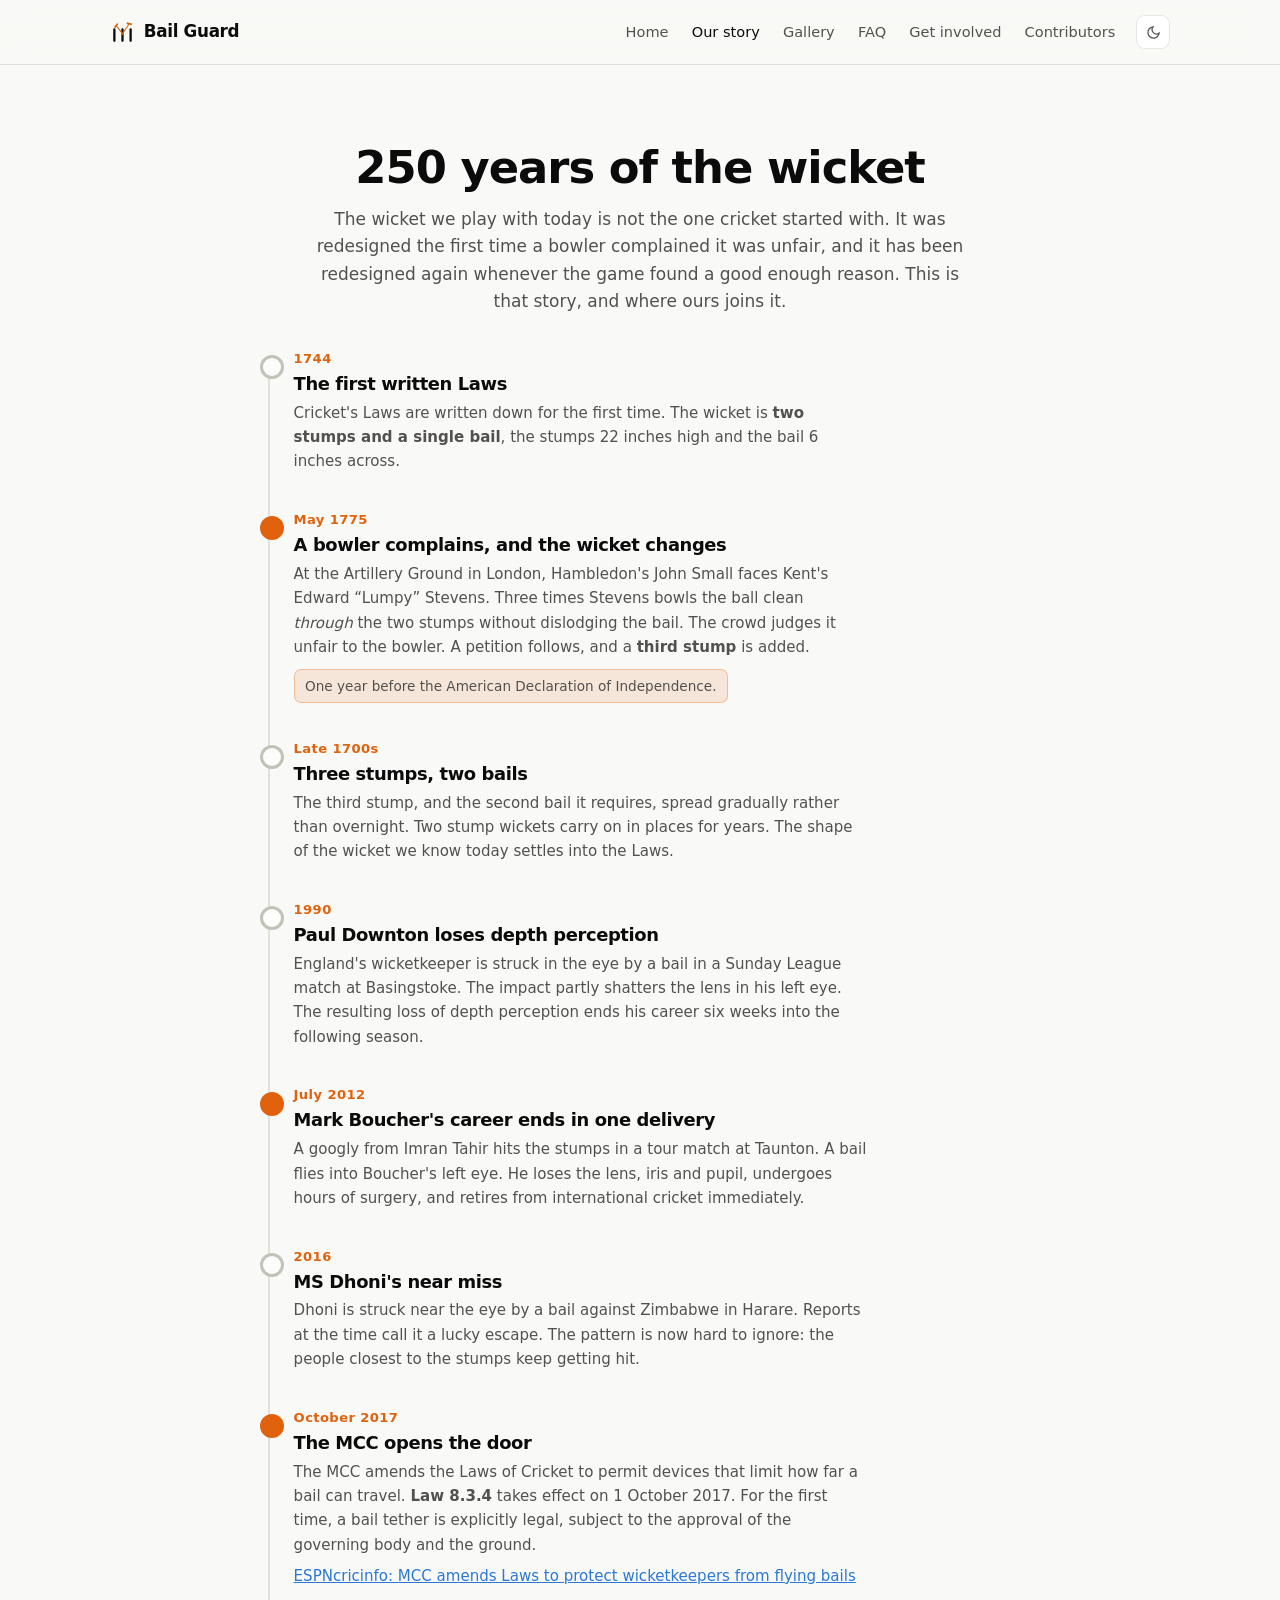
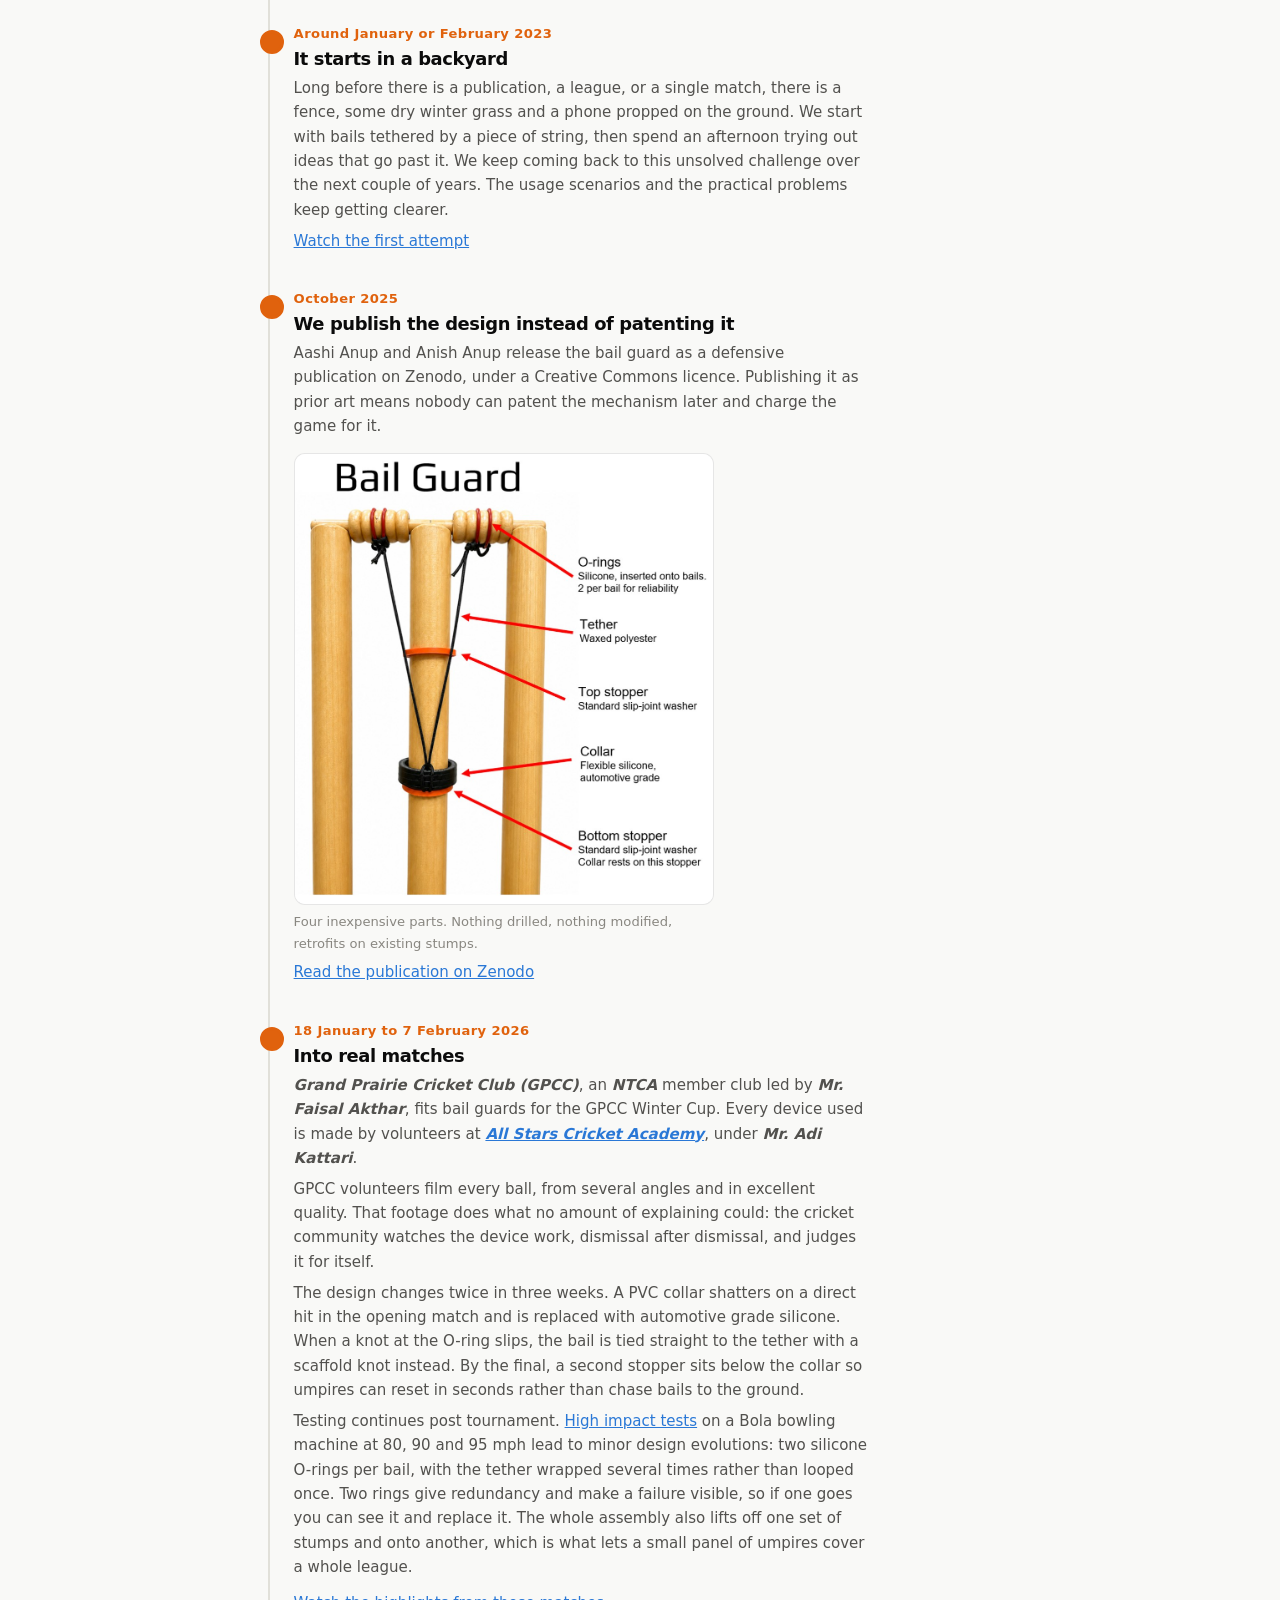
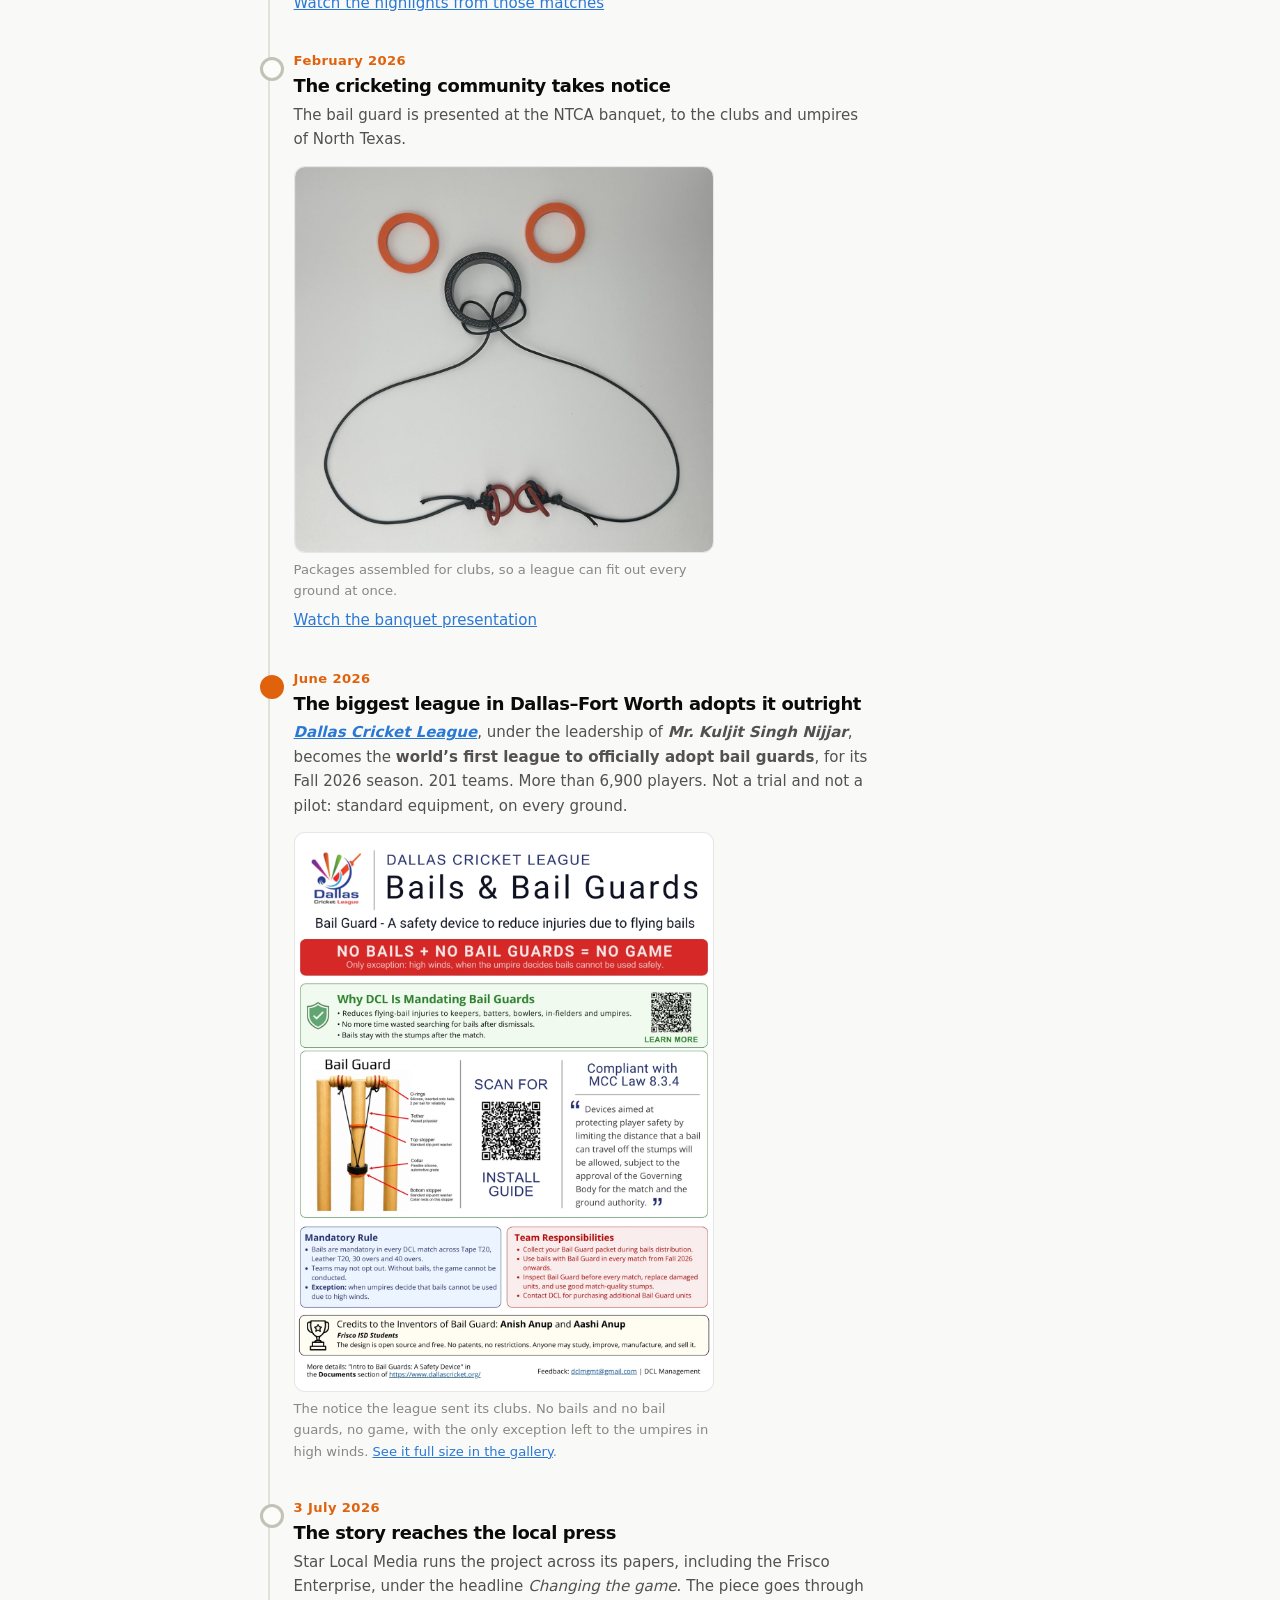
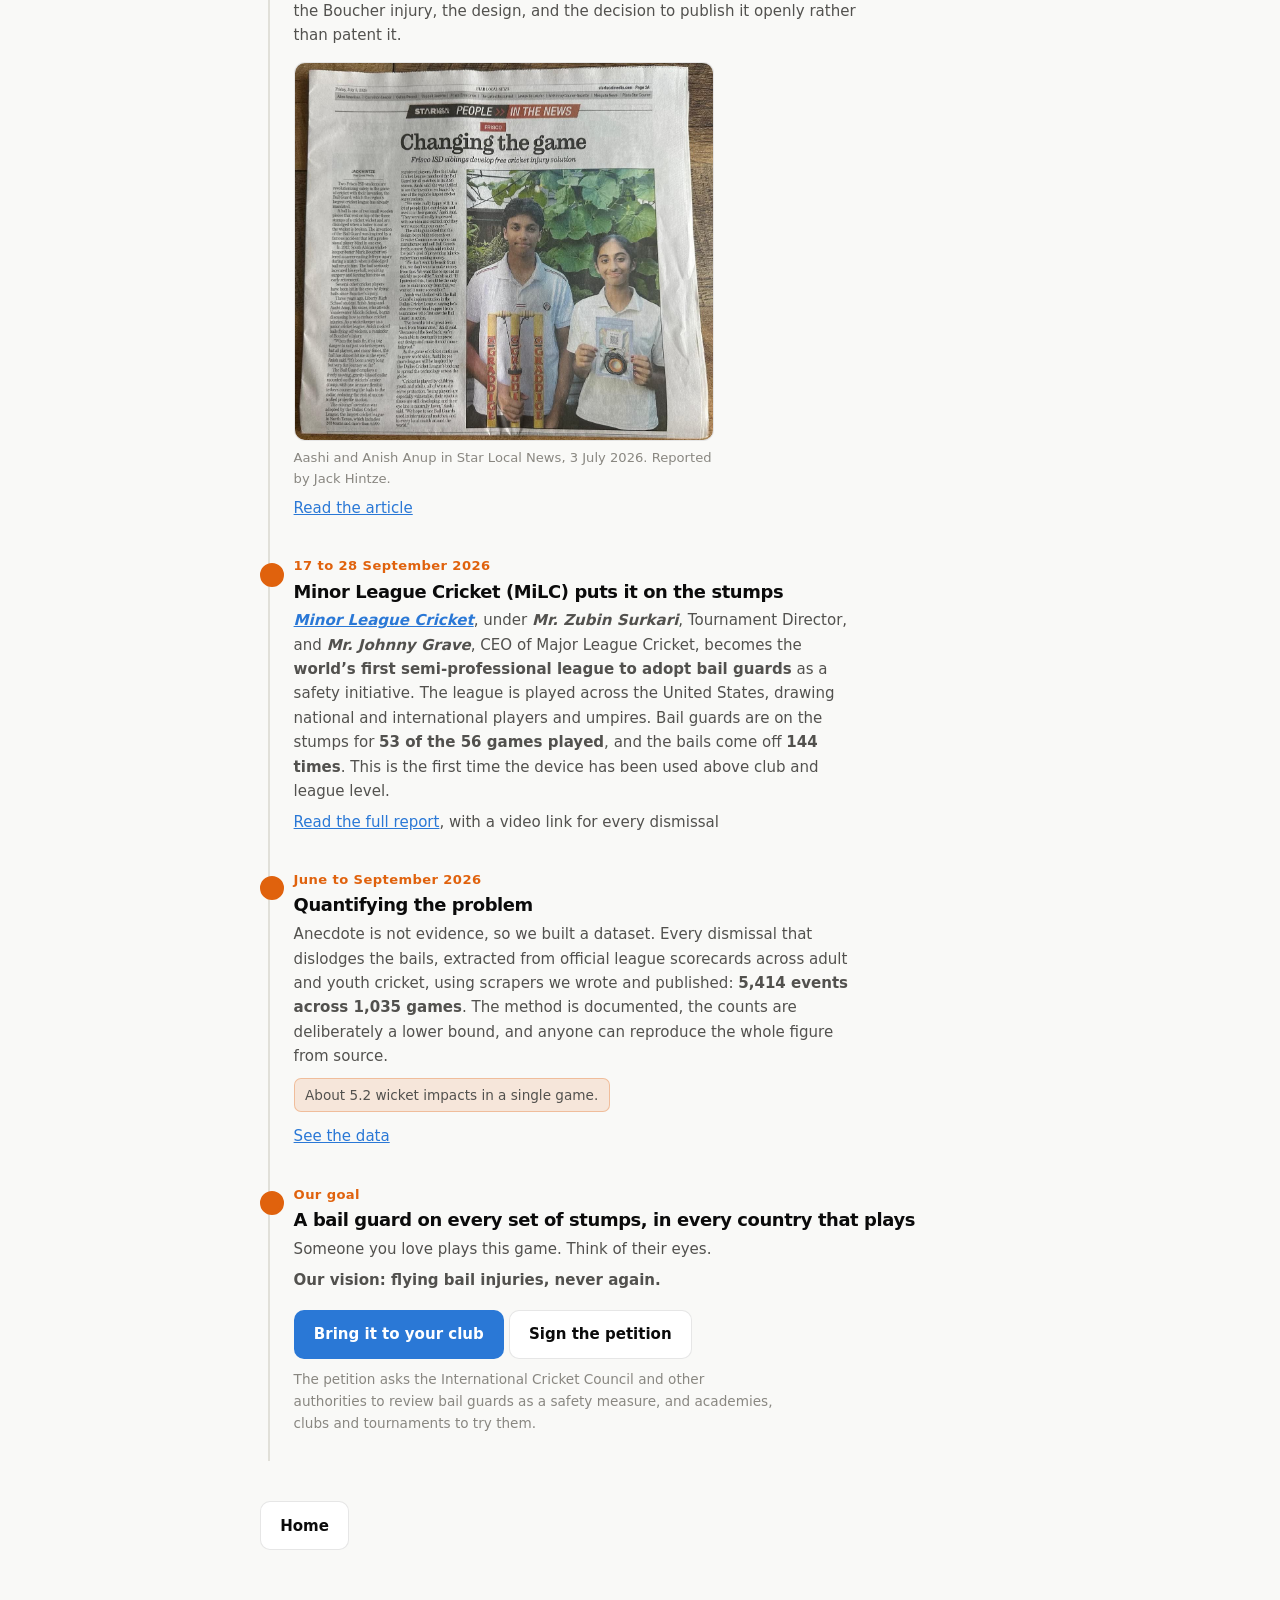
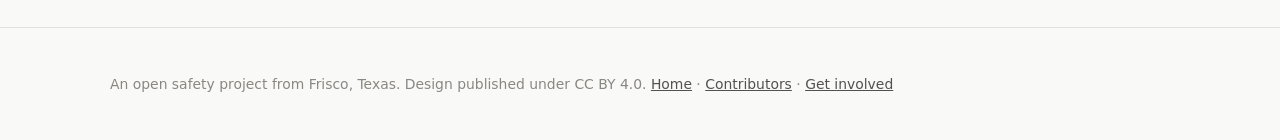
<file: story.html>
<!doctype html>
<html lang="en">
<head>
<meta charset="utf-8">
<meta name="viewport" content="width=device-width, initial-scale=1">
<title>Our story: Bail Guard</title>
<meta name="description" content="250 years of the cricket wicket, the injuries that changed the Laws, and how two students in Frisco published an open design that anyone can build.">
<link rel="canonical" href="https://cricketbailguard.org/story.html">

<link rel="icon" href="/favicon.svg" type="image/svg+xml">
<link rel="icon" href="/favicon-32.png" sizes="32x32" type="image/png">
<link rel="apple-touch-icon" href="/apple-touch-icon.png">
<meta name="theme-color" content="#0d0d0d" media="(prefers-color-scheme: dark)">
<meta name="theme-color" content="#f9f9f7" media="(prefers-color-scheme: light)">

<meta property="og:type" content="website">
<meta property="og:site_name" content="Bail Guard">
<meta property="og:title" content="Our story: Bail Guard">
<meta property="og:description" content="250 years of the cricket wicket, the injuries that changed the Laws, and how two students in Frisco published an open design that anyone can build.">
<meta property="og:url" content="https://cricketbailguard.org/story.html">
<meta property="og:image" content="https://cricketbailguard.org/images/og-cover.png">
<meta property="og:image:width" content="1200">
<meta property="og:image:height" content="630">
<meta property="og:image:alt" content="Bail Guard. Flying bail injuries, never again. An open safety design for cricket, free for anyone to build.">
<meta name="twitter:card" content="summary_large_image">
<meta name="twitter:title" content="Our story: Bail Guard">
<meta name="twitter:description" content="250 years of the cricket wicket, the injuries that changed the Laws, and how two students in Frisco published an open design that anyone can build.">
<meta name="twitter:image" content="https://cricketbailguard.org/images/og-cover.png">

<link rel="stylesheet" href="styles.css?v=7">
<script>try{var t=localStorage.getItem('bg-theme');if(t)document.documentElement.setAttribute('data-theme',t)}catch(e){}</script>
</head>
<body>
<a class="skip" href="#main">Skip to content</a>

<nav class="nav"><div class="wrap nav-in">
  <a class="brand" href="index.html">
    <svg viewBox="0 0 24 24" fill="none" aria-hidden="true">
      <rect x="3.1" y="8" width="2.2" height="13" rx="1.1" fill="currentColor"/>
      <rect x="10.9" y="8" width="2.2" height="13" rx="1.1" fill="currentColor"/>
      <rect x="18.7" y="8" width="2.2" height="13" rx="1.1" fill="currentColor"/>
      <path d="M12 13.2 L6 5.4" stroke="var(--icon)" stroke-width="1" stroke-linecap="round"/>
      <path d="M12 13.2 L18.4 3.6" stroke="var(--icon)" stroke-width="1" stroke-linecap="round"/>
      <circle cx="12" cy="13.2" r="1.3" fill="var(--icon)"/>
      <rect x="3.3" y="4.5" width="5.2" height="1.8" rx=".9" fill="var(--icon)" transform="rotate(-52 5.9 5.4)"/>
      <rect x="15.9" y="2.7" width="5.2" height="1.8" rx=".9" fill="var(--icon)" transform="rotate(14 18.5 3.6)"/>
    </svg><span>Bail Guard</span></a>
  <div class="nav-links" id="navLinks">
    <a class="navlink" href="index.html">Home</a>
    <a class="navlink" href="story.html" aria-current="page">Our story</a>
    <a class="navlink" href="gallery.html">Gallery</a>
    <a class="navlink" href="faq.html">FAQ</a>
    <a class="navlink" href="get-one.html">Get involved</a>
    <a class="navlink" href="contributors.html">Contributors</a>
  </div>
  <button class="nav-toggle" id="navToggle" aria-expanded="false" aria-controls="navLinks">
    <svg width="17" height="17" viewBox="0 0 24 24" fill="none" stroke="currentColor" stroke-width="2.2" stroke-linecap="round" aria-hidden="true">
      <path d="M4 7h16M4 12h16M4 17h16"/>
    </svg><span>Menu</span>
  </button>
  <button class="theme-btn" id="themeBtn" aria-label="Toggle dark mode">
    <svg class="moon" width="15" height="15" viewBox="0 0 24 24" fill="none" stroke="currentColor" stroke-width="2" stroke-linecap="round" aria-hidden="true"><path d="M21 12.8A9 9 0 1 1 11.2 3a7 7 0 0 0 9.8 9.8Z"/></svg><svg class="sun" width="15" height="15" viewBox="0 0 24 24" fill="none" stroke="currentColor" stroke-width="2" stroke-linecap="round" aria-hidden="true"><circle cx="12" cy="12" r="4"/><path d="M12 2.6v2.1M12 19.3v2.1M4.9 4.9l1.5 1.5M17.6 17.6l1.5 1.5M2.6 12h2.1M19.3 12h2.1M4.9 19.1l1.5-1.5M17.6 6.4l1.5-1.5"/></svg>
  </button>
</div></nav>

<main id="main">

<section><div class="wrap">
  <div class="sec-head center">
    <h1 style="font-size:clamp(1.9rem,4vw,2.8rem)">250 years of the wicket</h1>
    <p>The wicket we play with today is not the one cricket started with. It was redesigned the first time a bowler complained it was unfair, and it has been redesigned again whenever the game found a good enough reason. This is that story, and where ours joins it.</p>
  </div>

  <div class="tl narrow">

    <div class="tl-item">
      <div class="tl-when">1744</div>
      <h2>The first written Laws</h2>
      <p>Cricket's Laws are written down for the first time. The wicket is <b>two stumps and a single bail</b>, the stumps 22 inches high and the bail 6 inches across.</p>
    </div>

    <div class="tl-item key">
      <div class="tl-when">May 1775</div>
      <h2>A bowler complains, and the wicket changes</h2>
      <p>At the Artillery Ground in London, Hambledon's John Small faces Kent's Edward &ldquo;Lumpy&rdquo; Stevens. Three times Stevens bowls the ball clean <em>through</em> the two stumps without dislodging the bail. The crowd judges it unfair to the bowler. A petition follows, and a <b>third stump</b> is added.</p>
      <span class="fact">One year before the American Declaration of Independence.</span>
    </div>

    <div class="tl-item">
      <div class="tl-when">Late 1700s</div>
      <h2>Three stumps, two bails</h2>
      <p>The third stump, and the second bail it requires, spread gradually rather than overnight. Two stump wickets carry on in places for years. The shape of the wicket we know today settles into the Laws.</p>
    </div>

    <div class="tl-item">
      <div class="tl-when">1990</div>
      <h2>Paul Downton loses depth perception</h2>
      <p>England's wicketkeeper is struck in the eye by a bail in a Sunday League match at Basingstoke. The impact partly shatters the lens in his left eye. The resulting loss of depth perception ends his career six weeks into the following season.</p>
    </div>

    <div class="tl-item key">
      <div class="tl-when">July 2012</div>
      <h2>Mark Boucher's career ends in one delivery</h2>
      <p>A googly from Imran Tahir hits the stumps in a tour match at Taunton. A bail flies into Boucher's left eye. He loses the lens, iris and pupil, undergoes hours of surgery, and retires from international cricket immediately.</p>
      
    </div>

    <div class="tl-item">
      <div class="tl-when">2016</div>
      <h2>MS Dhoni's near miss</h2>
      <p>Dhoni is struck near the eye by a bail against Zimbabwe in Harare. Reports at the time call it a lucky escape. The pattern is now hard to ignore: the people closest to the stumps keep getting hit.</p>
    </div>

    <div class="tl-item key">
      <div class="tl-when">October 2017</div>
      <h2>The MCC opens the door</h2>
      <p>The MCC amends the Laws of Cricket to permit devices that limit how far a bail can travel. <b>Law 8.3.4</b> takes effect on 1 October 2017. For the first time, a bail tether is explicitly legal, subject to the approval of the governing body and the ground.</p>
      <p><a href="https://www.espncricinfo.com/story/mcc-amends-laws-to-protect-wicketkeepers-from-flying-bails-1091751" target="_blank" rel="noopener">ESPNcricinfo: MCC amends Laws to protect wicketkeepers from flying bails</a></p>
    </div>

    <div class="tl-item key">
      <div class="tl-when">Around January or February 2023</div>
      <h2>It starts in a backyard</h2>
      <p>Long before there is a publication, a league, or a single match, there is a fence, some dry winter grass and a phone propped on the ground. We start with bails tethered by a piece of string, then spend an afternoon trying out ideas that go past it. We keep coming back to this unsolved challenge over the next couple of years. The usage scenarios and the practical problems keep getting clearer.</p>
      <p><a href="https://youtu.be/xSSIeN2fDC4" target="_blank" rel="noopener">Watch the first attempt</a></p>
    </div>

    <div class="tl-item key">
      <div class="tl-when">October 2025</div>
      <h2>We publish the design instead of patenting it</h2>
      <p>Aashi Anup and Anish Anup release the bail guard as a defensive publication on Zenodo, under a Creative Commons licence. Publishing it as prior art means nobody can patent the mechanism later and charge the game for it.</p>
      <figure>
        <img src="images/bailguard-parts.jpg" width="1000" height="1077" alt="Labelled diagram of the bail guard showing O-rings, tether, top stopper, collar and bottom stopper." loading="lazy">
        <figcaption>Four inexpensive parts. Nothing drilled, nothing modified, retrofits on existing stumps.</figcaption>
      </figure>
      <p><a href="https://doi.org/10.5281/zenodo.17284396" target="_blank" rel="noopener">Read the publication on Zenodo</a></p>
    </div>

    <div class="tl-item key">
      <div class="tl-when">18 January to 7 February 2026</div>
      <h2>Into real matches</h2>
      <p><b><i>Grand Prairie Cricket Club (GPCC)</i></b>, an <b><i>NTCA</i></b> member club led by <b><i>Mr. Faisal Akthar</i></b>, fits bail guards for the GPCC Winter Cup. Every device used is made by volunteers at <b><i><a href="https://visitallstars.com/" target="_blank" rel="noopener">All Stars Cricket Academy</a></i></b>, under <b><i>Mr. Adi Kattari</i></b>.</p>
      <p>GPCC volunteers film every ball, from several angles and in excellent quality. That footage does what no amount of explaining could: the cricket community watches the device work, dismissal after dismissal, and judges it for itself.</p>
      <p>The design changes twice in three weeks. A PVC collar shatters on a direct hit in the opening match and is replaced with automotive grade silicone. When a knot at the O-ring slips, the bail is tied straight to the tether with a scaffold knot instead. By the final, a second stopper sits below the collar so umpires can reset in seconds rather than chase bails to the ground.</p>
      <p>Testing continues post tournament. <a href="https://youtu.be/v-XQGnFnwYA" target="_blank" rel="noopener">High impact tests</a> on a Bola bowling machine at 80, 90 and 95 mph lead to minor design evolutions: two silicone O-rings per bail, with the tether wrapped several times rather than looped once. Two rings give redundancy and make a failure visible, so if one goes you can see it and replace it. The whole assembly also lifts off one set of stumps and onto another, which is what lets a small panel of umpires cover a whole league.</p>
      <p style="margin-top:.7rem"><a href="https://www.youtube.com/playlist?list=PLcYYPWle7j_DAocfHTG9aT0MmcTBm5-Ny" target="_blank" rel="noopener">Watch the highlights from those matches</a></p>
    </div>

    <div class="tl-item">
      <div class="tl-when">February 2026</div>
      <h2>The cricketing community takes notice</h2>
      <p>The bail guard is presented at the NTCA banquet, to the clubs and umpires of North Texas.</p>
      <figure>
        <img src="images/gallery/package-1.jpg" width="1200" height="1104" alt="An assembled bail guard package ready for a club." loading="lazy">
        <figcaption>Packages assembled for clubs, so a league can fit out every ground at once.</figcaption>
      </figure>
      <p><a href="https://youtu.be/SwD8HJeOaq8" target="_blank" rel="noopener">Watch the banquet presentation</a></p>
    </div>

    <div class="tl-item key">
      <div class="tl-when">June 2026</div>
      <h2>The biggest league in Dallas&ndash;Fort Worth adopts it outright</h2>
      <p><b><i><a href="https://www.dallascricket.org/" target="_blank" rel="noopener">Dallas Cricket League</a></i></b>, under the leadership of <b><i>Mr. Kuljit Singh Nijjar</i></b>, becomes the <b>world&rsquo;s first league to officially adopt bail guards</b>, for its Fall 2026 season. 201 teams. More than 6,900 players. Not a trial and not a pilot: standard equipment, on every ground.</p>
      <figure>
        <img src="images/gallery/0055-dcl-flyer-fall-2026.jpg" width="1200" height="1600" alt="Dallas Cricket League flyer titled Bails and Bail Guards. A red banner reads no bails plus no bail guards equals no game. Panels explain why DCL is mandating them, label the parts of the device, quote MCC Law 8.3.4, and credit the inventors." loading="lazy">
        <figcaption>The notice the league sent its clubs. No bails and no bail guards, no game, with the only exception left to the umpires in high winds. <a href="gallery.html#adopted">See it full size in the gallery</a>.</figcaption>
      </figure>
    </div>

    <div class="tl-item">
      <div class="tl-when">3 July 2026</div>
      <h2>The story reaches the local press</h2>
      <p>Star Local Media runs the project across its papers, including the Frisco Enterprise, under the headline <i>Changing the game</i>. The piece goes through the Boucher injury, the design, and the decision to publish it openly rather than patent it.</p>
      <figure>
        <img src="images/gallery/0060-in-the-newspaper.jpg" width="1271" height="1146" alt="A newspaper page headlined Changing the game, Frisco ISD siblings develop free cricket injury solution, with a photograph of Aashi and Anish Anup holding a set of stumps fitted with a bail guard and a packaged device." loading="lazy">
        <figcaption>Aashi and Anish Anup in Star Local News, 3 July 2026. Reported by Jack Hintze.</figcaption>
      </figure>
      <p><a href="https://starlocalmedia.com/friscoenterprise/news/frisco-isd-siblings-develop-free-cricket-injury-solution/article_9e53f62a-6120-4438-b615-b2d9650d569f.html" target="_blank" rel="noopener">Read the article</a></p>
    </div>

    <div class="tl-item key">
      <div class="tl-when">17 to 28 September 2026</div>
      <h2>Minor League Cricket (MiLC) puts it on the stumps</h2>
      <p><b><i><a href="https://www.minorleaguecricket.com/" target="_blank" rel="noopener">Minor League Cricket</a></i></b>, under <b><i>Mr. Zubin Surkari</i></b>, Tournament Director, and <b><i>Mr. Johnny Grave</i></b>, CEO of Major League Cricket, becomes the <b>world&rsquo;s first semi-professional league to adopt bail guards</b> as a safety initiative. The league is played across the United States, drawing national and international players and umpires. Bail guards are on the stumps for <b>53 of the 56 games played</b>, and the bails come off <b>144 times</b>. This is the first time the device has been used above club and league level.</p>
      <p><a href="https://github.com/anishanup/cricket-bail-safety-trial-tools/blob/main/trials/milc/2026-milc/bailguard-milc-2026.md" target="_blank" rel="noopener">Read the full report</a>, with a video link for every dismissal</p>
    </div>

    <div class="tl-item key">
      <div class="tl-when">June to September 2026</div>
      <h2>Quantifying the problem</h2>
      <p>Anecdote is not evidence, so we built a dataset. Every dismissal that dislodges the bails, extracted from official league scorecards across adult and youth cricket, using scrapers we wrote and published: <b><span data-bg="dislodgements">5,414</span> events across <span data-bg="games">1,035</span> games</b>. The method is documented, the counts are deliberately a lower bound, and anyone can reproduce the whole figure from source.</p>
      <span class="fact">About <span data-bg="perGame">5.2</span> wicket impacts in a single game.</span>
      <p style="margin-top:.8rem"><a href="index.html#data">See the data</a></p>
    </div>

    <div class="tl-item key">
      <div class="tl-when">Our goal</div>
      <h2>A bail guard on every set of stumps, in every country that plays</h2>
      <p>Someone you love plays this game. Think of their eyes.</p>
      <p><b>Our vision: flying bail injuries, never again.</b></p>
      <p style="margin-top:1.1rem">
        <a class="btn btn-primary" href="get-one.html">Bring it to your club</a>
        <a class="btn btn-ghost" href="https://c.org/RhrhCWKLvc" target="_blank" rel="noopener">Sign the petition</a>
      </p>
      <p style="margin-top:.55rem;font-size:.85rem;color:var(--muted);max-width:56ch">The petition asks the International Cricket Council and other authorities to review bail guards as a safety measure, and academies, clubs and tournaments to try them.</p>
    </div>

  </div>

  <div class="todo narrow">
    <b>Anish:</b> this page is built to hold photographs, and there are only three on it so far because those are the ones with no people in them. Send the photos of you and Aashi, the umpires, the clubs, the banquet and the matches, and I will place them against the right moments in the timeline. Please get permission first from anyone identifiable, and from a parent for anyone under 18.
  </div>

  <p class="narrow" style="margin-top:2rem"><a class="btn btn-ghost" href="index.html">Home</a></p>
</div></section>

</main>

<footer><div class="wrap">
  <p>An open safety project from Frisco, Texas. Design published under CC BY 4.0.
     <a href="index.html">Home</a> &middot;
     <a href="contributors.html">Contributors</a> &middot;
     <a href="get-one.html">Get involved</a></p>
</div></footer>

<script src="app.js?v=5"></script>
</body>
</html>
</file>
<file: styles.css>
/* Bail Guard, shared styles */
:root{
  color-scheme: light;
  --surface:#fcfcfb; --plane:#f9f9f7; --raised:#fff;
  --ink:#0b0b0b; --ink-2:#52514e; --muted:#898781;
  --grid:#e1e0d9; --baseline:#c3c2b7;
  --accent:#2a78d6; --accent-soft:#cde2fb;
  --icon:#e0620d;                     /* zing-bail orange, tuned for the light surface */
  --s1:#2a78d6; --s2:#eb6834; --s3:#1baf7a; --s4:#eda100;
  --border:rgba(11,11,11,.10);
  --map-line:rgba(11,11,11,.22);
  --ok:#1a9e6a; --bad:#cf4034;
  --shadow:0 1px 2px rgba(11,11,11,.05),0 8px 24px rgba(11,11,11,.06);
}
@media (prefers-color-scheme:dark){
  :root:where(:not([data-theme="light"])){
    color-scheme: dark;
    --surface:#1a1a19; --plane:#0d0d0d; --raised:#212120;
    --ink:#fff; --ink-2:#c3c2b7; --muted:#898781;
    --grid:#2c2c2a; --baseline:#383835;
    --accent:#3987e5; --accent-soft:#184f95;
    --icon:#ff9a4d;
    --s1:#3987e5; --s2:#d95926; --s3:#199e70; --s4:#c98500;
    --border:rgba(255,255,255,.10);
    --map-line:rgba(255,255,255,.34);
  --ok:#3fc78e; --bad:#f26f60;
    --ok:#3fc78e; --bad:#f26f60;
    --shadow:0 1px 2px rgba(0,0,0,.4),0 8px 24px rgba(0,0,0,.36);
  }
}
:root[data-theme="dark"]{
  color-scheme: dark;
  --surface:#1a1a19; --plane:#0d0d0d; --raised:#212120;
  --ink:#fff; --ink-2:#c3c2b7; --muted:#898781;
  --grid:#2c2c2a; --baseline:#383835;
  --accent:#3987e5; --accent-soft:#184f95;
    --icon:#ff9a4d;
  --s1:#3987e5; --s2:#d95926; --s3:#199e70; --s4:#c98500;
  --border:rgba(255,255,255,.10);
  --map-line:rgba(255,255,255,.34);
  --ok:#3fc78e; --bad:#f26f60;
  --shadow:0 1px 2px rgba(0,0,0,.4),0 8px 24px rgba(0,0,0,.36);
}
*{box-sizing:border-box}
html{-webkit-text-size-adjust:100%;scroll-behavior:smooth;scroll-padding-top:80px}
body{margin:0;background:var(--plane);color:var(--ink);font-family:system-ui,-apple-system,"Segoe UI",sans-serif;font-size:17px;line-height:1.62;-webkit-font-smoothing:antialiased}
h1,h2,h3,h4{line-height:1.14;letter-spacing:-.022em;margin:0;font-weight:645}
p{margin:0}
a{color:var(--accent)}
img{max-width:100%;height:auto;display:block}
.wrap{width:min(1060px,100% - 3rem);margin-inline:auto}
@media (max-width:620px){.wrap{width:min(1060px,100% - 2rem)}}
.narrow{width:min(760px,100%);margin-inline:auto}
section{padding:clamp(3.2rem,6vw,5rem) 0}
.band{background:var(--surface);border-block:1px solid var(--border)}
.center{text-align:center;margin-inline:auto}

/* nav */
.nav{position:sticky;top:0;z-index:60;background:color-mix(in srgb,var(--plane) 90%,transparent);backdrop-filter:saturate(1.6) blur(12px);border-bottom:1px solid var(--border)}
.nav-in{display:flex;align-items:center;gap:1.15rem;height:64px}
.brand{display:flex;align-items:center;gap:.55rem;font-weight:680;letter-spacing:-.02em;text-decoration:none;color:var(--ink);margin-right:auto;font-size:1.05rem}
.brand svg{width:25px;height:25px;flex:none;color:var(--ink)}
.navlink{color:var(--ink-2);text-decoration:none;font-size:.91rem;font-weight:520;white-space:nowrap}
.navlink:hover,.navlink[aria-current="page"]{color:var(--ink)}
.theme-btn{border:1px solid var(--border);background:var(--raised);color:var(--ink-2);width:34px;height:34px;border-radius:9px;cursor:pointer;display:grid;place-items:center;flex:none}

/* buttons */
.btn{display:inline-flex;align-items:center;justify-content:center;gap:.45rem;padding:.72rem 1.2rem;border-radius:10px;text-decoration:none;font-size:.94rem;font-weight:570;border:1px solid transparent;cursor:pointer;white-space:nowrap}
.btn-primary{background:var(--accent);color:#fff}
.btn-primary:hover{filter:brightness(1.08)}
.btn-ghost{background:var(--raised);color:var(--ink);border-color:var(--border)}
.btn-ghost:hover{border-color:var(--baseline)}

/* hero */
.hero{padding:clamp(2.8rem,6vw,4.2rem) 0 clamp(1.8rem,3vw,2.4rem);text-align:center}
.eyebrow{display:inline-block;font-size:.88rem;font-weight:600;letter-spacing:.005em;color:var(--accent);background:color-mix(in srgb,var(--accent) 10%,transparent);border:1px solid color-mix(in srgb,var(--accent) 24%,transparent);padding:.38rem .95rem;border-radius:999px;white-space:nowrap}
@media (max-width:620px){
  /* break at the comma rather than mid phrase: the comma stays visible so the
     first line reads as continuing rather than as a standalone fragment */
  .eyebrow{white-space:normal;line-height:1.4;text-align:center;padding:.5rem 1rem}
  .eyebrow .eb-a,.eyebrow .eb-b{display:block}
}
.vision{font-size:clamp(2rem,4.5vw,3.3rem);font-weight:720;letter-spacing:-.038em;line-height:1.06;margin:1.1rem auto 0;text-wrap:balance}
.vision em{font-style:normal;color:var(--accent)}
.lede{font-size:clamp(1.02rem,1.6vw,1.18rem);color:var(--ink-2);max-width:60ch;margin:1.1rem auto 0}

/* stats */
.stats{display:grid;grid-template-columns:repeat(auto-fit,minmax(160px,1fr));gap:1px;background:var(--border);border:1px solid var(--border);border-radius:14px;overflow:hidden;margin-top:2.3rem}
.stat{background:var(--surface);padding:1.2rem 1rem;text-align:center}
.stat .v{font-size:clamp(1.8rem,3.5vw,2.4rem);font-weight:690;letter-spacing:-.03em;line-height:1}
.stat .l{font-size:.85rem;color:var(--ink-2);margin-top:.4rem}
.stat .n{font-size:.76rem;color:var(--muted);margin-top:.1rem}

/* used-in band */
.backers{margin-top:2rem;text-align:center}
.backers .cap{font-size:.79rem;font-weight:640;letter-spacing:.07em;text-transform:uppercase;color:var(--muted)}
.logos{display:flex;flex-wrap:wrap;justify-content:center;gap:.6rem;margin-top:.95rem}
.map-wrap{max-width:820px;margin:1rem auto 0}
.usmap{display:block;width:100%;height:auto}
.usmap .land{fill:var(--plane);stroke:var(--map-line);stroke-width:1;vector-effect:non-scaling-stroke}
.usmap .dot{fill:var(--accent);fill-opacity:.28;stroke:var(--accent);stroke-width:1.5;vector-effect:non-scaling-stroke}
.usmap .core{fill:var(--accent)}
.usmap .lbl{font-size:15px;font-weight:620;fill:var(--ink);paint-order:stroke;stroke:var(--surface);stroke-width:4px;stroke-linejoin:round}
.usmap .lbl small{font-weight:400;fill:var(--ink-2)}
@media (max-width:560px){.usmap .lbl{font-size:22px}}
.logo{display:inline-flex;flex-direction:column;align-items:flex-start;gap:.15rem;padding:.65rem 1.05rem;border:1px solid var(--border);border-radius:10px;background:var(--surface);text-align:left}
.logo b{color:var(--ink);font-weight:640;font-size:.92rem}
.logo i{font-style:normal;color:var(--muted);font-size:.75rem}

/* section dividers */
.divider{border-top:1px solid var(--border);padding-top:1.35rem;margin-bottom:2.2rem;display:flex;align-items:baseline;gap:1rem;flex-wrap:wrap}
.divider .num{font-size:1.15rem;font-weight:700;color:var(--accent);font-variant-numeric:tabular-nums}
.divider .name{font-size:1.28rem;font-weight:670;color:var(--ink);letter-spacing:-.01em}
.divider .sub{font-size:.92rem;color:var(--muted);margin-left:auto}
@media (max-width:620px){.divider .sub{margin-left:0;flex-basis:100%}}
.sec-head{margin-bottom:2rem}
.sec-head h2{font-size:clamp(1.55rem,3vw,2.1rem)}
.sec-head p{color:var(--ink-2);margin-top:.8rem;max-width:62ch}
.sec-head.center p{margin-inline:auto}

/* cards + grids */
.card{background:var(--surface);border:1px solid var(--border);border-radius:14px;padding:clamp(1.15rem,2.4vw,1.7rem)}
.grid{display:grid;gap:1rem}
.g2{grid-template-columns:repeat(auto-fit,minmax(280px,1fr))}
.g3{grid-template-columns:repeat(auto-fit,minmax(215px,1fr))}

/* intro split: photo + video */
.split{display:grid;grid-template-columns:.92fr 1.08fr;gap:clamp(1.2rem,3.5vw,2.4rem);align-items:center}
@media (max-width:880px){.split{grid-template-columns:1fr}}
.diagram{background:#fff;border:1px solid var(--border);border-radius:14px;padding:.85rem;box-shadow:var(--shadow)}
/* the two images have different proportions, so give both frames one height */
.pair figure{margin:0}
.pair figure h3{margin:0 0 .6rem;font-size:1.02rem;font-weight:660;letter-spacing:-.011em}
.pair .diagram img{display:block;width:100%;aspect-ratio:1/1;object-fit:contain;background:#fff}
.pair figcaption{margin-top:.6rem;font-size:.9rem;color:var(--ink-2)}
.pair figcaption b{color:var(--ink);font-weight:640}
.videorow{max-width:760px;margin:1.5rem auto 0}
.video{position:relative;aspect-ratio:16/9;border-radius:14px;overflow:hidden;background:var(--surface);border:1px solid var(--border);box-shadow:var(--shadow)}
.video iframe{position:absolute;inset:0;width:100%;height:100%;border:0}
.cap{margin-top:.55rem;font-size:.92rem;color:var(--ink-2);line-height:1.5}

/* problem */
.hits{display:grid;gap:.55rem}
.hit{display:flex;gap:.85rem;align-items:baseline;padding:.8rem 1.05rem;background:var(--surface);border:1px solid var(--border);border-radius:10px;flex-wrap:wrap}
.hit b{font-weight:635;white-space:nowrap}
.hit b a{color:var(--ink);text-decoration:none;border-bottom:1px solid var(--baseline)}
.hit b a:hover{color:var(--accent);border-color:var(--accent)}
.hit span{color:var(--ink-2);font-size:.93rem;flex:1;min-width:220px}
.who{display:grid;grid-template-columns:repeat(auto-fit,minmax(148px,1fr));gap:1px;background:var(--border);border:1px solid var(--border);border-radius:12px;overflow:hidden;margin-top:1.3rem}
.who div{background:var(--surface);padding:.8rem .95rem;font-size:.89rem;color:var(--ink-2)}
.who div b{display:block;color:var(--ink);font-weight:625;font-size:.93rem}

/* law */
.law{background:var(--surface);border:1px solid var(--border);border-left:4px solid var(--accent);border-radius:0 14px 14px 0;padding:clamp(1.35rem,3vw,2rem)}
.law-tag{font-size:.79rem;font-weight:650;letter-spacing:.05em;text-transform:uppercase;color:var(--accent)}
.law blockquote{margin:.95rem 0 0;font-size:clamp(1.03rem,1.9vw,1.24rem);line-height:1.5;border:0;padding:0}
.law cite{display:block;margin-top:.95rem;font-style:normal;font-size:.86rem;color:var(--muted)}

/* chart */
.chart-title{font-weight:630;font-size:1.03rem}
.chart-sub{color:var(--muted);font-size:.85rem;margin-top:.2rem}
.donut-wrap{display:grid;grid-template-columns:auto 1fr;gap:clamp(1.3rem,4vw,2.6rem);align-items:center;margin-top:1.5rem}
@media (max-width:680px){.donut-wrap{grid-template-columns:1fr;justify-items:center}}
.donut{width:230px;height:230px;flex:none}
.donut circle{fill:none;stroke-width:26}
.legend{display:grid;gap:.5rem;width:100%}
.lg{display:grid;grid-template-columns:12px 1fr auto auto;gap:.7rem;align-items:center;padding:.35rem .2rem;border-radius:7px}
.lg i{width:12px;height:12px;border-radius:3px;display:block}
.lg .nm{color:var(--ink-2);font-size:.92rem}
.lg .vl{font-weight:625;font-variant-numeric:tabular-nums}
.lg .pc{color:var(--muted);font-size:.85rem;font-variant-numeric:tabular-nums;min-width:3.6em;text-align:right}
.bars{margin-top:1.5rem;display:flex;flex-direction:column;gap:2px}
.bar-row{display:grid;grid-template-columns:98px 1fr;align-items:center;gap:.8rem;padding:.26rem 0;border-radius:6px}
.bar-name{font-size:.88rem;color:var(--ink-2);text-align:right}
.bar-track{display:flex;align-items:center;gap:.6rem}
.bar-fill{height:22px;border-radius:0 4px 4px 0;min-width:2px}
.bar-val{font-size:.86rem;font-weight:600;font-variant-numeric:tabular-nums}
.axis{margin-top:.85rem;padding-left:calc(98px + .8rem);border-top:1px solid var(--grid);display:flex;justify-content:space-between}
.axis span{font-size:.73rem;color:var(--muted);font-variant-numeric:tabular-nums;padding-top:.3rem}
.toggle{margin-top:1.4rem;display:flex;gap:.4rem;flex-wrap:wrap}
.toggle button{font:inherit;font-size:.81rem;padding:.34rem .75rem;border-radius:7px;cursor:pointer;border:1px solid var(--border);background:transparent;color:var(--ink-2)}
.toggle button[aria-pressed="true"]{background:var(--raised);color:var(--ink);border-color:var(--baseline)}
table{width:100%;border-collapse:collapse;margin-top:1.15rem;font-size:.89rem}
th,td{text-align:right;padding:.52rem .6rem;border-bottom:1px solid var(--grid);font-variant-numeric:tabular-nums}
th:first-child,td:first-child{text-align:left;font-variant-numeric:normal}
th{color:var(--muted);font-weight:600;font-size:.78rem}
tfoot td{font-weight:650;border-bottom:none}
[hidden]{display:none !important}

.caveat{border-left:3px solid var(--accent);background:color-mix(in srgb,var(--accent) 6%,transparent);padding:1.05rem 1.25rem;border-radius:0 10px 10px 0;margin-top:1.9rem}
.caveat h3{font-size:1rem}
.caveat p,.caveat li{color:var(--ink-2);font-size:.91rem}
.caveat ul{margin:.5rem 0 0;padding-left:1.1rem}

/* journey */
.journey{display:grid;gap:.65rem}
.step{display:grid;grid-template-columns:auto 1fr auto;gap:1.1rem;align-items:center;padding:1rem 1.2rem;background:var(--surface);border:1px solid var(--border);border-radius:12px;text-decoration:none;color:var(--ink);transition:border-color .15s,transform .15s}
.step:hover{border-color:var(--accent);transform:translateX(3px)}
.step .n{width:36px;height:36px;border-radius:50%;display:grid;place-items:center;background:color-mix(in srgb,var(--accent) 13%,transparent);color:var(--accent);font-weight:700;font-size:.95rem;font-variant-numeric:tabular-nums;flex:none}
.step .body b{display:block;font-weight:620;font-size:1rem}
.step .body span{display:block;font-size:.87rem;color:var(--ink-2);margin-top:.12rem}
.step .meta{font-size:.75rem;font-weight:620;letter-spacing:.03em;text-transform:uppercase;color:var(--muted);white-space:nowrap}
@media (max-width:560px){.step{grid-template-columns:auto 1fr}.step .meta{display:none}}
.substeps{margin:.55rem 0 0 4.1rem;display:grid;gap:.3rem}
.substeps a{font-size:.9rem;color:var(--ink-2);text-decoration:none;display:flex;gap:.5rem;align-items:baseline}
.substeps a:hover{color:var(--accent)}
.substeps a::before{content:"";width:5px;height:5px;border-radius:50%;background:var(--baseline);flex:none;translate:0 -3px}

/* petition */
.petition{display:grid;grid-template-columns:auto 1fr;gap:clamp(1.2rem,3vw,2.2rem);align-items:center}
@media (max-width:620px){.petition{grid-template-columns:1fr;text-align:center;justify-items:center}}
.qr{width:150px;height:150px;background:#fff;border:1px solid var(--border);border-radius:12px;padding:9px;flex:none}
.qr img{width:100%;height:100%}
.actions{display:flex;gap:.55rem;align-items:center;flex-wrap:wrap;margin-top:1.2rem}
.icon-btn{width:44px;height:44px;border-radius:10px;border:1px solid var(--border);background:var(--raised);color:var(--ink-2);display:grid;place-items:center;cursor:pointer;text-decoration:none;flex:none}
.icon-btn:hover{border-color:var(--baseline);color:var(--ink)}
.icon-btn svg{width:20px;height:20px}

/* people */
.people{display:grid;grid-template-columns:repeat(auto-fit,minmax(215px,1fr));gap:.8rem;margin-top:1.4rem}
.person{background:var(--surface);border:1px solid var(--border);border-radius:11px;padding:1rem 1.15rem}
.person > b{display:block;font-weight:635;font-size:.97rem}
.person > span{display:block;font-size:.85rem;color:var(--ink-2);margin-top:.25rem}
.person span b{display:inline;font-size:inherit;font-weight:660}
.person .role{display:inline-block;margin-top:.6rem;font-size:.72rem;font-weight:640;letter-spacing:.04em;text-transform:uppercase;padding:.16rem .5rem;border-radius:5px;background:color-mix(in srgb,var(--accent) 12%,transparent);color:var(--accent)}

/* gallery */
.gallery{display:grid;grid-template-columns:repeat(auto-fill,minmax(250px,1fr));gap:1rem;margin-top:1.5rem}
.shot{background:var(--surface);border:1px solid var(--border);border-radius:12px;overflow:hidden}
.shot img{width:100%;aspect-ratio:4/3;object-fit:contain;background:#fff}
.shot figcaption{padding:.75rem .95rem;font-size:.87rem;color:var(--ink-2)}

footer{padding:2.8rem 0;color:var(--muted);font-size:.87rem;border-top:1px solid var(--border)}
footer a{color:var(--ink-2)}
.todo{display:none;background:#fff8e1;border:1px solid #e8cf8a;color:#5a4300;border-radius:10px;padding:.85rem 1.1rem;font-size:.86rem;margin-top:1.2rem}
:root[data-theme="dark"] .todo{background:#2a2410;border-color:#5a4a1a;color:#e8cf8a}
@media (prefers-color-scheme:dark){:root:where(:not([data-theme="light"])) .todo{background:#2a2410;border-color:#5a4a1a;color:#e8cf8a}}

/* timeline (our story) */
.tl{position:relative;margin-top:2rem;padding-left:2.1rem}
.tl::before{content:'';position:absolute;left:8px;top:.5rem;bottom:.5rem;width:2px;background:var(--grid)}
.tl-item{position:relative;padding-bottom:2.2rem}
.tl-item::before{content:'';position:absolute;left:-2.1rem;top:.45rem;width:18px;height:18px;border-radius:50%;background:var(--surface);border:3px solid var(--baseline)}
.tl-item.key::before{border-color:var(--icon);background:var(--icon)}
.tl-when{font-size:.82rem;font-weight:670;letter-spacing:.03em;color:var(--icon)}
.tl-item h2{font-size:1.12rem;margin-top:.3rem;font-weight:645}
.tl-item p{color:var(--ink-2);font-size:.94rem;margin-top:.4rem;max-width:60ch}
.tl-item figure{margin:.9rem 0 0;max-width:420px}
.tl-item figure img{border-radius:11px;border:1px solid var(--border);background:#fff}
.tl-item figcaption{font-size:.82rem;color:var(--muted);margin-top:.4rem}
.tl-item ul{color:var(--ink-2);font-size:.94rem;margin:.7rem 0 0;padding-left:1.15rem;max-width:60ch}
.tl-item li{margin-top:.4rem}
.tl-item li b{font-weight:640;color:var(--ink)}
.fact{display:inline-block;margin-top:.6rem;font-size:.85rem;color:var(--ink-2);background:color-mix(in srgb,var(--icon) 12%,transparent);border:1px solid color-mix(in srgb,var(--icon) 30%,transparent);padding:.3rem .65rem;border-radius:7px}

:root[data-draft] .todo{display:block}

/* ---- mobile refinements ---- */
@media (max-width:620px){
  /* 2. equal width organisation cards */
  .logos{display:grid;grid-template-columns:1fr;gap:.55rem}
  .logo{width:100%;align-items:flex-start}
  /* 4. injury rows stack cleanly instead of half wrapping */
  .hit{flex-direction:column;gap:.3rem}
  .hit span{min-width:0}
  /* 5. personas in a single column, so no blank cell */
  .who{grid-template-columns:1fr}
  /* petition card actions stay tidy */
  .actions{width:100%}
  .actions .btn{flex:1}
}


/* founders' account: two readable columns on wide screens rather than a
   narrow ribbon with dead space beside it */
.prose{color:var(--ink-2);font-size:.95rem;margin-top:1rem}
.prose + .prose{margin-top:.9rem}


/* ---- keyboard focus ----------------------------------------------------
   There were no focus styles at all, so tabbing through the site was
   invisible. :focus-visible shows it for keyboard users without ringing
   every mouse click. */
:focus-visible{outline:3px solid var(--accent);outline-offset:3px;border-radius:4px}


/* ---- theme button ------------------------------------------------------
   The button carries both icons and CSS decides which one shows, so it is
   already correct on the first paint rather than after a script runs. It
   shows what you will get: a moon while the page is light, a sun while it
   is dark. */
.theme-btn .sun{display:none}
:root[data-theme="dark"] .theme-btn .moon{display:none}
:root[data-theme="dark"] .theme-btn .sun{display:block}
@media (prefers-color-scheme:dark){
  :root:where(:not([data-theme="light"])) .theme-btn .moon{display:none}
  :root:where(:not([data-theme="light"])) .theme-btn .sun{display:block}
}

/* ---- gallery page ------------------------------------------------------
   The photographs were taken in order, so the page is a timeline rather than
   a wall: a rail with a dated stage at each dot, and that stage's media
   beside it. The media itself is a mix of portrait phone photographs,
   landscape video and a full page flyer, so nothing is cropped to a common
   shape and every item keeps its own proportions. */
.gjump{display:flex;flex-wrap:wrap;gap:.5rem;justify-content:center;margin-top:1.5rem}
.gjump a{display:inline-flex;align-items:center;min-height:36px;padding:.35rem .8rem;border:1px solid var(--border);
  background:var(--raised);border-radius:999px;color:var(--ink-2);text-decoration:none;font-size:.79rem;font-weight:620;letter-spacing:.02em}
.gjump a:hover{border-color:var(--baseline);color:var(--ink)}

.gtl{position:relative;margin-top:2.4rem;padding-left:2.1rem}
.gtl::before{content:'';position:absolute;left:8px;top:.5rem;bottom:.5rem;width:2px;background:var(--grid)}
.gstage{position:relative;padding-bottom:2.6rem;scroll-margin-top:5rem}
.gstage::before{content:'';position:absolute;left:-2.1rem;top:.4rem;width:18px;height:18px;border-radius:50%;background:var(--surface);border:3px solid var(--baseline)}
.gstage.key::before{border-color:var(--icon);background:var(--icon)}
.gstage .when{display:block;font-size:.82rem;font-weight:670;letter-spacing:.03em;color:var(--icon)}
.gstage h2{font-size:1.12rem;margin-top:.3rem;font-weight:645}
.gstage > p{color:var(--ink-2);font-size:.94rem;margin-top:.45rem;max-width:62ch}

/* auto-fill, not auto-fit: a stage holding one photograph should show it at
   the same size as a stage holding four, rather than blowing it up to the
   full width of the page */
.gal{display:grid;grid-template-columns:repeat(auto-fill,minmax(280px,1fr));gap:1rem;align-items:start;margin-top:1.2rem}
.gal figure{margin:0;background:var(--surface);border:1px solid var(--border);border-radius:12px;overflow:hidden}
.gal img,.gal video{display:block;width:100%;height:auto}
.gal video{background:#000}
.gal .zoom{display:block;width:100%;padding:0;border:0;background:none;font:inherit;color:inherit;cursor:zoom-in}
.gal figcaption{padding:.75rem .95rem;font-size:.86rem;color:var(--ink-2)}
.gal figcaption a{color:var(--accent)}
.gal .cap-who{display:block;margin-top:.45rem;font-size:.82rem;color:var(--muted)}

/* where a photograph needs explaining rather than labelling, the explanation
   runs alongside it instead of above it, and the figure keeps its own short
   caption underneath where a caption belongs */
.gsplit{display:grid;grid-template-columns:minmax(0,300px) minmax(0,1fr);gap:1.5rem;align-items:start;margin-top:1.2rem}
.gsplit .gal{grid-template-columns:1fr;margin-top:0}
.gsplit .gnote{color:var(--ink-2);font-size:.94rem;max-width:62ch}
.gsplit .gnote p + p{margin-top:.7rem}
@media (max-width:700px){.gsplit{grid-template-columns:1fr;gap:1.1rem}}

/* a video that lives on YouTube rather than in this repository. The still is
   the real thumbnail, saved locally so the page loads nothing from Google
   until the reader chooses to go there. */
/* cards sharing a row match heights, so a two line summary next to a three
   line one does not leave one card visibly short */
.vlink{display:flex;flex-direction:column;align-self:stretch;background:var(--surface);
  border:1px solid var(--border);border-radius:12px;overflow:hidden;text-decoration:none;color:inherit}
.vlink:hover{border-color:var(--baseline)}
.vlink .thumb{position:relative;display:block}
.vlink .thumb img{display:block;width:100%;aspect-ratio:16/9;object-fit:cover;background:#000}
.vlink .play{position:absolute;left:50%;top:50%;translate:-50% -50%;width:54px;height:54px;border-radius:50%;
  display:grid;place-items:center;background:rgba(12,12,12,.72);border:1px solid rgba(255,255,255,.3);color:#fff}
.vlink:hover .play{background:rgba(12,12,12,.9)}
.vlink .body{display:block;padding:.85rem 1rem}
.vlink b{display:block;font-size:.95rem;font-weight:630}
.vlink .body span{display:block;font-size:.84rem;color:var(--ink-2);margin-top:.25rem}
.vlink .body > .host:first-child{margin-top:0}   /* a card that is only a still and its source */
.vlink .host{margin-top:.5rem;font-size:.72rem;font-weight:640;letter-spacing:.04em;text-transform:uppercase;color:var(--muted)}

/* full size view, opened from a thumbnail */
.lb{position:fixed;inset:0;z-index:90;display:none;background:rgba(8,8,8,.93);padding:clamp(.75rem,3vw,2rem)}
.lb[data-open="true"]{display:grid;grid-template-rows:1fr auto;gap:.9rem;place-items:center}
.lb img{max-width:100%;max-height:calc(100vh - 9rem);object-fit:contain;border-radius:8px}
.lb p{color:#e9e9e7;font-size:.88rem;max-width:60ch;text-align:center;margin:0}
.lb-close{position:absolute;top:.75rem;right:.75rem;width:44px;height:44px;border-radius:10px;
  border:1px solid rgba(255,255,255,.3);background:rgba(0,0,0,.45);color:#fff;font:inherit;font-size:1.35rem;line-height:1;cursor:pointer}
.lb-close:hover{background:rgba(0,0,0,.75)}
.btn:focus-visible,.icon-btn:focus-visible,.theme-btn:focus-visible,.step:focus-visible,.nav-toggle:focus-visible{outline-offset:2px}
a:focus-visible{outline-offset:2px}
@supports not selector(:focus-visible){
  a:focus,button:focus{outline:3px solid var(--accent);outline-offset:3px}
}

/* skip link, hidden until focused */
.skip{position:absolute;left:-9999px;top:0;z-index:100;background:var(--accent);color:#fff;
  padding:.7rem 1.1rem;border-radius:0 0 10px 0;font-weight:600;text-decoration:none}
.skip:focus{left:0}

/* respect a reduced motion preference in CSS as well as in the script */
@media (prefers-reduced-motion: reduce){
  *,*::before,*::after{animation-duration:.01ms !important;animation-iteration-count:1 !important;
    transition-duration:.01ms !important;scroll-behavior:auto !important}
}

/* ---- navigation -------------------------------------------------------
   Full links on desktop, where there is room and hiding them would only cost
   discoverability. A labelled menu button below 780px, so the links can be a
   readable size with a real tap target instead of being squeezed to 11px. */
.nav{position:relative}
.nav-links{display:flex;align-items:center;gap:1.15rem}
.navlink{display:inline-flex;align-items:center;min-height:44px;padding:0 .15rem}
.nav-toggle{display:none;align-items:center;gap:.45rem;font:inherit;font-size:.92rem;font-weight:560;
  color:var(--ink);background:var(--raised);border:1px solid var(--border);
  border-radius:9px;padding:.5rem .8rem;min-height:44px;cursor:pointer}
.nav-toggle:hover{border-color:var(--baseline)}

@media (max-width:780px){
  .nav-toggle{display:inline-flex}
  .nav-links{position:absolute;top:100%;left:0;right:0;
    flex-direction:column;align-items:stretch;gap:0;
    background:var(--plane);border-bottom:1px solid var(--border);
    box-shadow:var(--shadow);padding:.4rem 0;display:none}
  .nav[data-open="true"] .nav-links{display:flex}
  .nav-links .navlink{font-size:1rem;padding:.95rem clamp(1rem,5vw,1.5rem);min-height:52px;
    border-bottom:1px solid var(--border)}
  .nav-links .navlink:last-child{border-bottom:0}
  .nav-links .navlink[aria-current="page"]{color:var(--ink);background:color-mix(in srgb,var(--accent) 8%,transparent)}
}
@media (max-width:420px){
  .nav-toggle span{display:none}
  .nav-toggle{padding:.5rem;width:44px;justify-content:center}
}

/* the last few interactive targets that sat a pixel or two under 24px */
.brand{min-height:44px}
.hit b a{display:inline-block;padding:.28rem 0}
.substeps a{padding:.3rem 0}

/* print: drop the furniture, keep the words, show link targets */
@media print{
  .nav,.theme-btn,.skip,.actions,.toggle,.qr,.nav-toggle{display:none !important}
  body{background:#fff;color:#000;font-size:11pt}
  .wrap{width:100%}
  a{color:#000;text-decoration:underline}
  main a[href^="http"]::after{content:" (" attr(href) ")";font-size:9pt;color:#444}
  .card,.person,.step,.law,.caveat,.logo,.tl-item{border-color:#bbb;break-inside:avoid}
  .video,iframe{display:none}
  section{padding:1.2rem 0}
}

/* ---- FAQ ---------------------------------------------------------------
   Every answer is visible rather than folded into an accordion. The reader
   this page is written for is sceptical, and putting the answers behind a
   click is the wrong instinct: it also keeps them out of Ctrl+F and out of
   print. The index at the top just jumps. */
/* eight of them, so 4x2 rather than a ragged last row */
.principles{display:grid;grid-template-columns:1fr;gap:.75rem}
@media (min-width:560px){.principles{grid-template-columns:repeat(2,1fr)}}
@media (min-width:980px){.principles{grid-template-columns:repeat(4,1fr)}}
.principles .card{padding:1.05rem 1.15rem}
.principles .card b{display:flex;align-items:baseline;gap:.45rem;font-weight:640;font-size:.99rem}
.principles .pn{flex:none;color:var(--muted);font-size:1.05rem;font-weight:700;font-variant-numeric:tabular-nums}
/* the name is how the rest of the site cites a principle, so it is the link */
.principles .tag{display:inline-block;margin-top:.45rem;color:var(--accent);font-size:.84rem;font-weight:650;
  letter-spacing:.01em;text-decoration:none}
.principles .tag:hover{text-decoration:underline}
.compare .rowsub{display:block;margin-top:.15rem;font-weight:400;font-size:.86em;color:var(--muted)}
.principles .card span{display:block;color:var(--ink-2);font-size:.9rem;margin-top:.35rem}

/* Each question is addressable. The mark is quiet until the question is
   hovered or the link is focused, so it never competes with the question
   itself, but the permanent link is always one click away. */
.qa h3 .anchor{margin-left:.4rem;font-weight:400;color:var(--muted);text-decoration:none;opacity:0;transition:opacity .12s}
.qa h3:hover .anchor,.qa h3 .anchor:focus-visible{opacity:1}
.qa h3 .anchor:hover{color:var(--accent)}
@media (hover:none){.qa h3 .anchor{opacity:.45}}

.qa{padding:1.3rem 0;border-bottom:1px solid var(--border)}
.qa:last-child{border-bottom:0}
.qa h3{font-size:1.06rem;font-weight:645;letter-spacing:-.011em;scroll-margin-top:1.4rem}
.qa p{color:var(--ink-2);font-size:.95rem;margin-top:.62rem}
.qa ul{color:var(--ink-2);font-size:.95rem;margin:.62rem 0 0;padding-left:1.15rem}
.qa li{margin-top:.38rem}
.qa .note{color:var(--muted);font-size:.88rem}

.qindex{margin-top:1.1rem;display:grid;gap:.32rem}
.qindex a{font-size:.93rem;color:var(--ink-2)}
.qindex b{display:block;color:var(--muted);font-size:.76rem;text-transform:uppercase;
  letter-spacing:.05em;margin-top:1rem;font-weight:640}
.qindex b:first-child{margin-top:0}

/* four columns will not fit a phone, so the table scrolls inside its own box
   rather than making the whole page scroll sideways */
.twrap{overflow-x:auto;margin-top:1.2rem;border:1px solid var(--border);border-radius:12px}
/* separate rather than collapse: a sticky cell loses its borders under
   border-collapse, and the row label column is pinned below */
.compare{width:100%;min-width:680px;border-collapse:separate;border-spacing:0;font-size:.88rem;margin:0}
.compare th,.compare td{text-align:left;padding:.72rem .85rem;border-bottom:1px solid var(--grid);
  font-variant-numeric:normal;vertical-align:top;background:var(--plane)}
.compare thead th{color:var(--ink);font-weight:645;font-size:.85rem;background:var(--raised);white-space:nowrap}
/* one band across the whole table; beats the sticky first-column rule below */
.compare thead tr.grouphead th{position:static;left:auto;text-align:center;
  font-size:1rem;font-weight:660;letter-spacing:-.01em;
  background:var(--plane);border-bottom:1px solid var(--grid)}
.compare tbody th{font-weight:500;color:var(--ink-2);font-size:.86rem}
.compare tbody tr:last-child th,.compare tbody tr:last-child td{border-bottom:0}
.compare .y{color:var(--ink-2)}
.compare .n{color:var(--muted)}
.compare .na{color:var(--muted)}
/* the verdict first, the reason under it */
.compare .mark{display:block;font-size:1.15rem;font-weight:700;line-height:1.1}
.compare .na .mark{font-size:.8rem;letter-spacing:.03em}
.compare .y .mark{color:var(--ok)}
.compare .n .mark{color:var(--bad)}
.compare .na .mark{color:var(--muted)}
.compare .why{display:block;margin-top:.22rem;font-size:.82rem;color:var(--ink-2)}
.compare .n .why,.compare .na .why{color:var(--muted)}
.vh{position:absolute;width:1px;height:1px;overflow:hidden;clip:rect(0 0 0 0);white-space:nowrap}
/* the row where an alternative genuinely wins, tinted on the cells rather than
   the row so the pinned label keeps the same fill when it scrolls over */
.compare .win th,.compare .win td{background:color-mix(in srgb,var(--accent) 8%,var(--plane))}

/* keep the row label in view while the columns scroll under it */
.compare tbody th,.compare thead th:first-child{position:sticky;left:0;z-index:1;
  border-right:1px solid var(--grid)}
.compare thead th:first-child{z-index:2}
</file>
